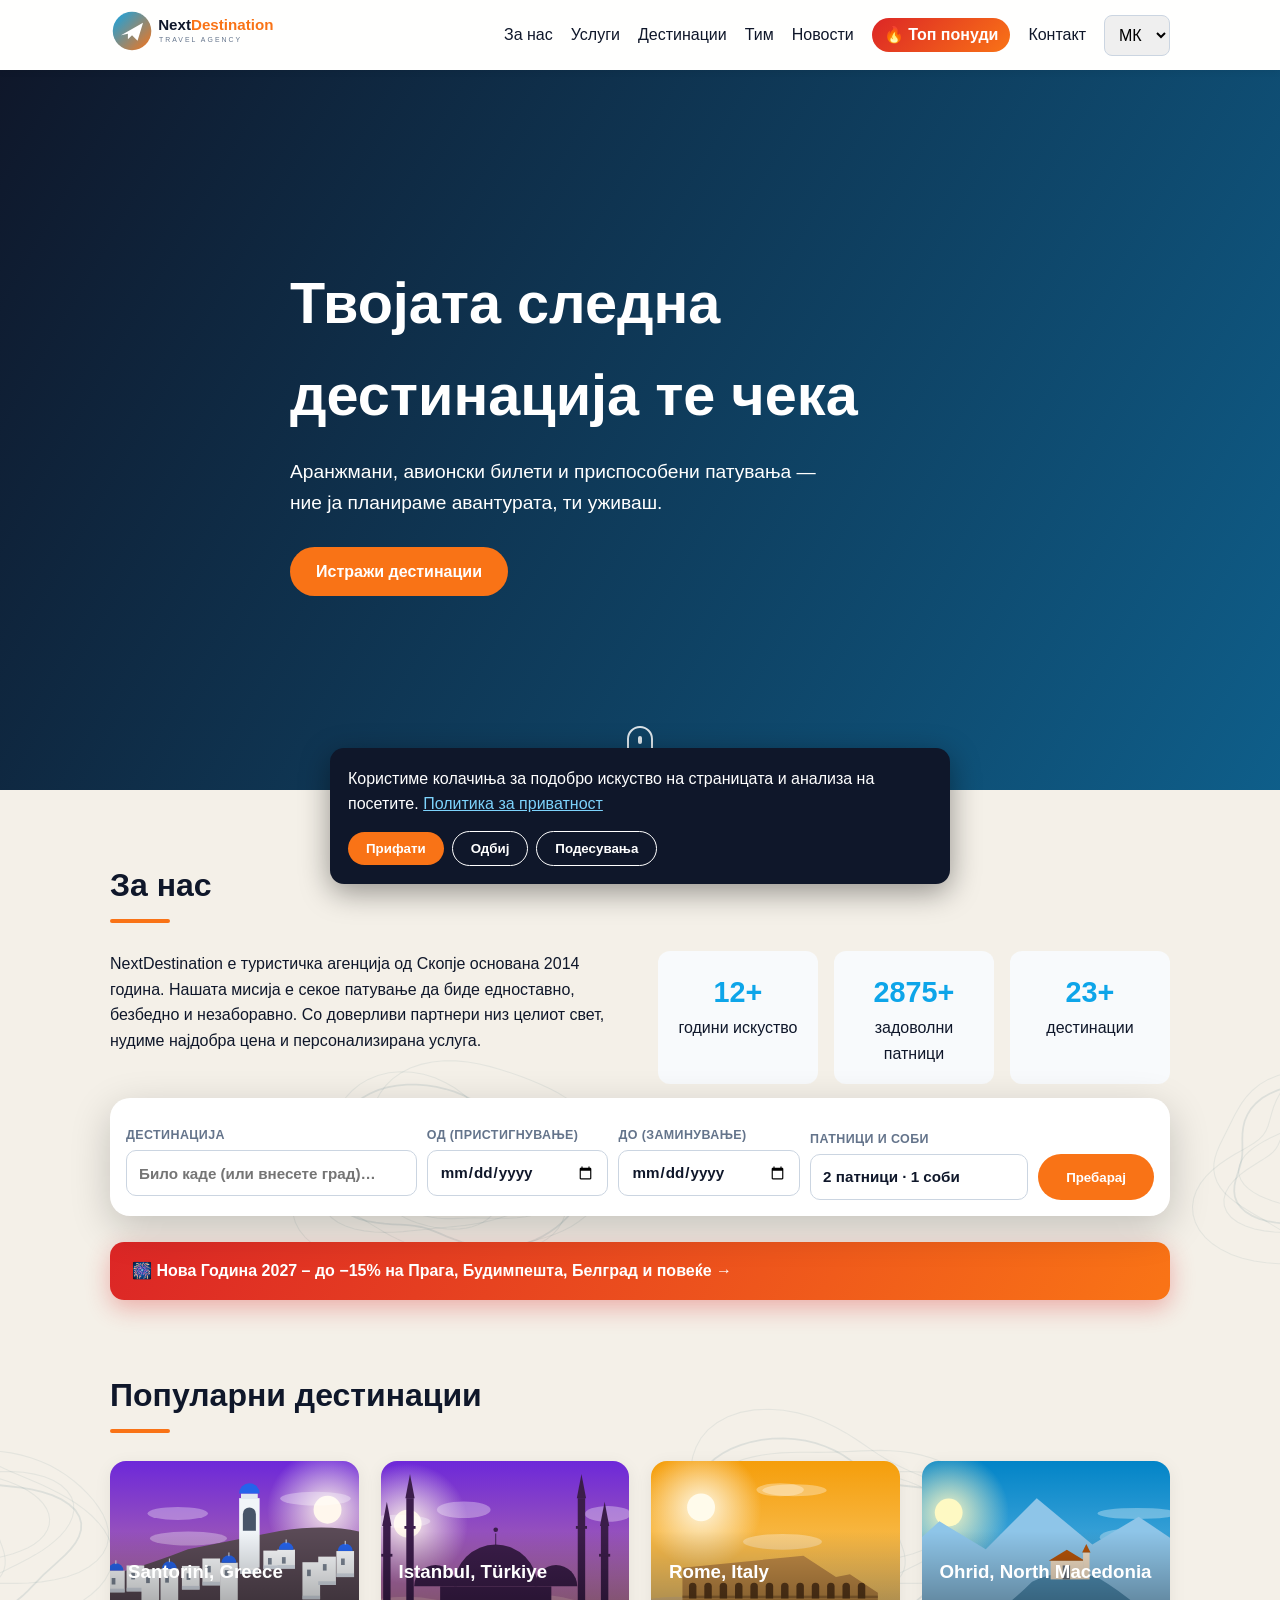
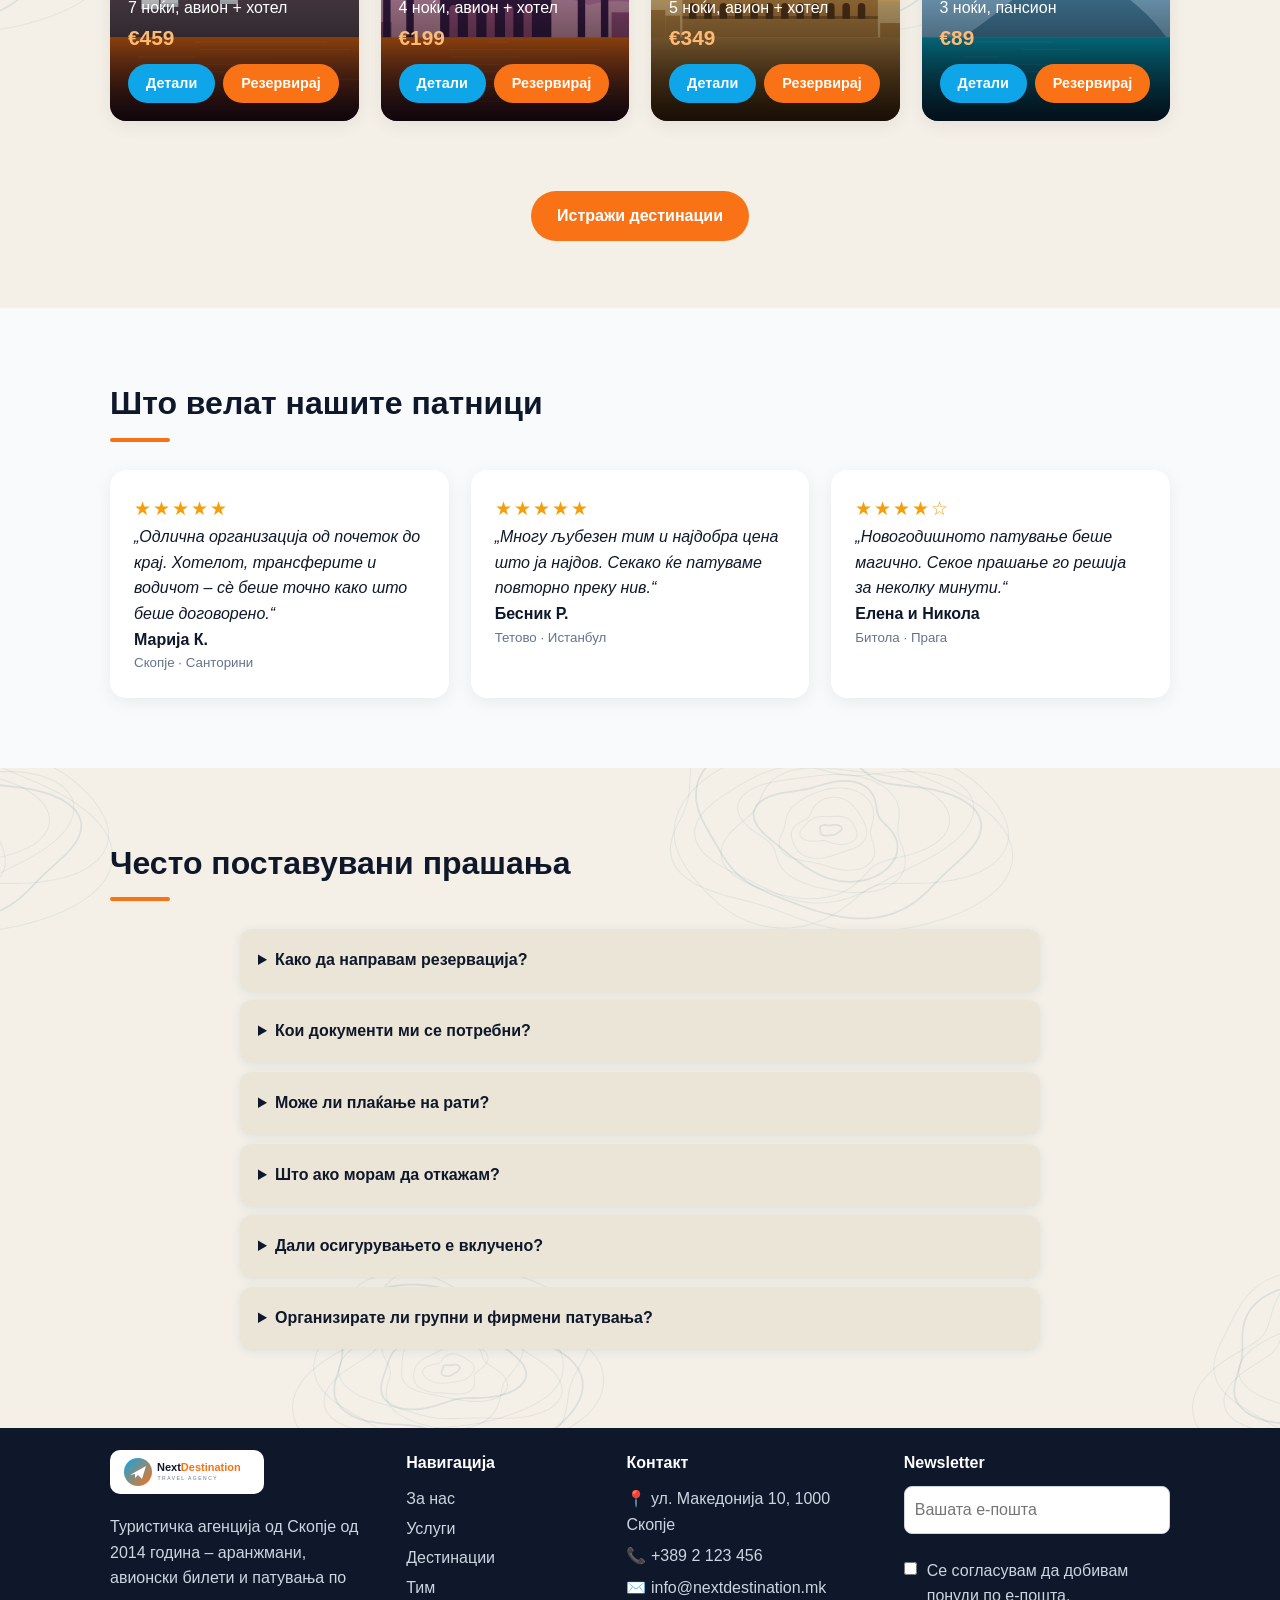
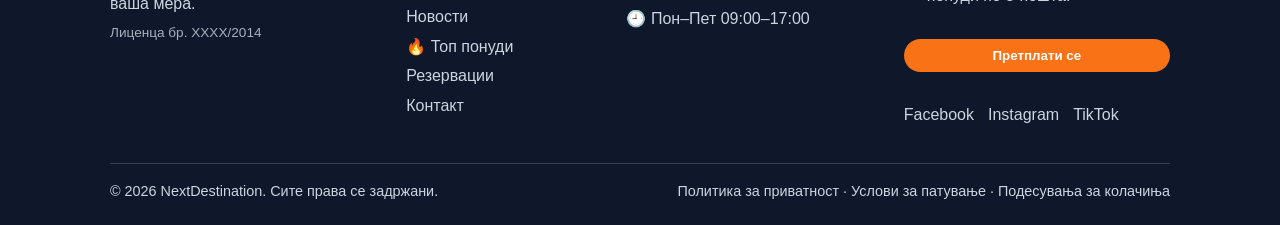
<file: .stack-data/site/index.html>
<!DOCTYPE html>
<html lang="mk">
<head>
<meta charset="UTF-8"><meta name="viewport" content="width=device-width, initial-scale=1">
<title>NextDestination – Туристичка агенција</title>
<meta name="description" content="NextDestination – патувања, аранжмани и неповторливи искуства.">
<link rel="canonical" href="https://nextdestination.mk/">
<meta name="theme-color" content="#0ea5e9">
<meta property="og:type" content="website"><meta property="og:site_name" content="NextDestination"><meta property="og:title" content="NextDestination – Туристичка агенција"><meta property="og:description" content="NextDestination – патувања, аранжмани и неповторливи искуства."><meta property="og:url" content="https://nextdestination.mk/"><meta property="og:image" content="https://nextdestination.mk/img/logo.svg"><meta property="og:locale" content="mk_MK"><meta property="og:locale:alternate" content="en_GB"><meta property="og:locale:alternate" content="sq_AL">
<script type="application/ld+json">{"@context":"https://schema.org","@type":"TravelAgency","name":"NextDestination","url":"https://nextdestination.mk/","logo":"https://nextdestination.mk/img/logo.svg","telephone":"+389 2 123 456","email":"info@nextdestination.mk","foundingDate":"2014","address":{"@type":"PostalAddress","streetAddress":"ул. Македонија 10","addressLocality":"Скопје","postalCode":"1000","addressCountry":"MK"},"openingHours":"Mo-Fr 09:00-17:00","sameAs":["https://www.facebook.com/","https://www.instagram.com/"]}</script>
<link rel="icon" href="img/logo.svg">
<link rel="stylesheet" href="css/style.css">
</head>
<body data-page="index">
<a class="skip" href="#main" data-i18n="skip"></a>
<header class="nav"><div class="wrap nav-in">
 <a href="index.html"><img src="img/logo.svg" alt="NextDestination" height="44"></a>
 <button type="button" id="burger" aria-label="menu">☰</button>
 <nav id="menu">
  <a href="about.html" data-i18n="nav_about"></a><a href="services.html" data-i18n="nav_services"></a>
  <a href="destinations.html" data-i18n="nav_dest"></a><a href="team.html" data-i18n="nav_team"></a>
  <a href="blog.html" data-i18n="nav_blog"></a><a href="offers.html" class="hot" data-i18n="nav_offers"></a><a href="contact.html" data-i18n="nav_contact"></a>
  <select id="lang" aria-label="Language"><option value="mk">МК</option><option value="en">EN</option><option value="sq">SQ</option></select>
 </nav></div></header>
<main id="main">

<section id="home" class="hero"><div class="wrap">
 <h1 data-i18n="hero_title"></h1><p data-i18n="hero_sub"></p>
 <a class="btn" href="destinations.html" data-i18n="hero_cta"></a>
</div></section>

<section id="about" class="wrap sec"><h2 data-i18n="about_h"></h2>
 <div class="grid2"><p data-i18n="about_p"></p>
 <ul class="stats"><li><b>12+</b><span data-i18n="st1"></span></li><li><b>5000+</b><span data-i18n="st2"></span></li><li><b>40+</b><span data-i18n="st3"></span></li></ul></div>
</section>

<div class="wrap"><form id="sf" class="sbar" autocomplete="off" novalidate>
<label class="f dd"><span data-i18n="s_dest"></span><input id="sd" type="text" data-ph="s_dph" autocomplete="off" role="combobox" aria-autocomplete="list" aria-controls="ac"><ul id="ac"></ul></label>
<label class="f"><span data-i18n="s_in"></span><input type="date" id="si"></label>
<label class="f"><span data-i18n="s_out"></span><input type="date" id="so"></label>
<div class="f gp"><span data-i18n="s_gst"></span><button type="button" id="gb"></button><div id="gpop" hidden>
<div class="r"><span data-i18n="adults"></span><div><button type="button" data-g="a" data-d="-1">−</button><b id="va"></b><button type="button" data-g="a" data-d="1">+</button></div></div>
<div class="r"><span data-i18n="children"></span><div><button type="button" data-g="c" data-d="-1">−</button><b id="vc"></b><button type="button" data-g="c" data-d="1">+</button></div></div>
<div class="r"><span data-i18n="rooms"></span><div><button type="button" data-g="r" data-d="-1">−</button><b id="vr"></b><button type="button" data-g="r" data-d="1">+</button></div></div></div></div>
<button type="submit" class="btn" data-i18n="s_btn"></button></form><div id="sres"></div></div>
<div class="wrap"><a class="promo" href="offers.html" data-i18n="ny_b"></a></div>
<section id="destinations" class="wrap sec"><h2 data-i18n="dest_h"></h2>
 <div class="cards">
  <article class="card dest d1" data-dest="santorini" tabindex="0" role="button"><div class="ov"><h3>Santorini, Greece</h3><p data-i18n="d1_p"></p><b>€459</b><div class="acts"><span class="btn ghost2" data-i18n="details"></span><a class="btn pulse" href="reserve.html?d=santorini" onclick="event.stopPropagation()" data-i18n="book"></a></div></div></article>
  <article class="card dest d2" data-dest="istanbul" tabindex="0" role="button"><div class="ov"><h3>Istanbul, Türkiye</h3><p data-i18n="d2_p"></p><b>€199</b><div class="acts"><span class="btn ghost2" data-i18n="details"></span><a class="btn pulse" href="reserve.html?d=istanbul" onclick="event.stopPropagation()" data-i18n="book"></a></div></div></article>
  <article class="card dest d3" data-dest="rome" tabindex="0" role="button"><div class="ov"><h3>Rome, Italy</h3><p data-i18n="d3_p"></p><b>€349</b><div class="acts"><span class="btn ghost2" data-i18n="details"></span><a class="btn pulse" href="reserve.html?d=rome" onclick="event.stopPropagation()" data-i18n="book"></a></div></div></article>
  <article class="card dest d4" data-dest="ohrid" tabindex="0" role="button"><div class="ov"><h3>Ohrid, North Macedonia</h3><p data-i18n="d4_p"></p><b>€89</b><div class="acts"><span class="btn ghost2" data-i18n="details"></span><a class="btn pulse" href="reserve.html?d=ohrid" onclick="event.stopPropagation()" data-i18n="book"></a></div></div></article>
 </div></section><div class="wrap" style="text-align:center;padding-bottom:60px"><a class="btn" href="destinations.html" data-i18n="hero_cta"></a></div><section id="reviews" class="alt"><div class="wrap sec"><h2 id="rvh"></h2><div class="cards" id="revs"></div></div></section>
<section id="faq" class="wrap sec"><h2 id="faqh"></h2><div id="faqs" class="faqs"></div></section>
</main>
<footer><div class="wrap ft">
<div><img src="img/logo.svg" alt="NextDestination" height="40"><p data-i18n="ft_about"></p><p class="lic" data-i18n="ft_lic"></p></div>
<div><h4 data-i18n="ft_nav"></h4><a href="about.html" data-i18n="nav_about"></a><a href="services.html" data-i18n="nav_services"></a><a href="destinations.html" data-i18n="nav_dest"></a><a href="team.html" data-i18n="nav_team"></a><a href="blog.html" data-i18n="nav_blog"></a><a href="offers.html" data-i18n="nav_offers"></a><a href="reserve.html" data-i18n="nav_reserve"></a><a href="contact.html" data-i18n="nav_contact"></a></div>
<div><h4 data-i18n="cont_h"></h4><p>📍 <span data-i18n="addr"></span></p><p>📞 <a href="tel:+3892123456">+389 2 123 456</a></p><p>✉️ <a href="mailto:info@nextdestination.mk">info@nextdestination.mk</a></p><p>🕘 <span data-i18n="hours"></span></p></div>
<div><h4 data-i18n="nl_h"></h4><form id="nl" novalidate><label class="vh" for="nle" data-i18n="nl_ph"></label><input id="nle" type="email" autocomplete="email" data-ph="nl_ph"><label class="chk"><input type="checkbox" id="nlc"><span data-i18n="nl_consent"></span></label><button type="submit" class="btn" data-i18n="nl_btn"></button><p id="nls" role="status" aria-live="polite"></p></form>
<p class="soc"><a href="https://www.facebook.com/" target="_blank" rel="noopener">Facebook</a><a href="https://www.instagram.com/" target="_blank" rel="noopener">Instagram</a><a href="https://www.tiktok.com/" target="_blank" rel="noopener">TikTok</a></p></div>
<div class="fb"><span>© 2026 NextDestination. <span data-i18n="rights"></span></span><span><a href="privacy.html" data-i18n="l_priv"></a> · <a href="terms.html" data-i18n="l_terms"></a> · <a href="#" id="cookieLink" data-i18n="c_manage"></a></span></div>
</div></footer>

<div id="cookie" role="dialog" aria-label="Cookies" hidden><p><span data-i18n="c_text"></span> <a href="privacy.html" data-i18n="c_pol"></a></p>
 <button type="button" class="btn" id="acc" data-i18n="c_acc"></button><button type="button" class="btn ghost" id="rej" data-i18n="c_rej"></button><button class="btn ghost" id="cset" type="button" data-i18n="c_set"></button></div>
<script src="js/i18n.js"></script><script src="js/dest.js"></script><script src="js/main.js"></script><script src="js/routes.js"></script><script src="js/offers.js"></script><script src="js/more.js"></script><script src="js/all.js"></script><script src="js/search.js"></script><script src="js/extra.js"></script><script src="js/photos.js"></script>
<script src="js/motion.js"></script>
</body></html>
</file>
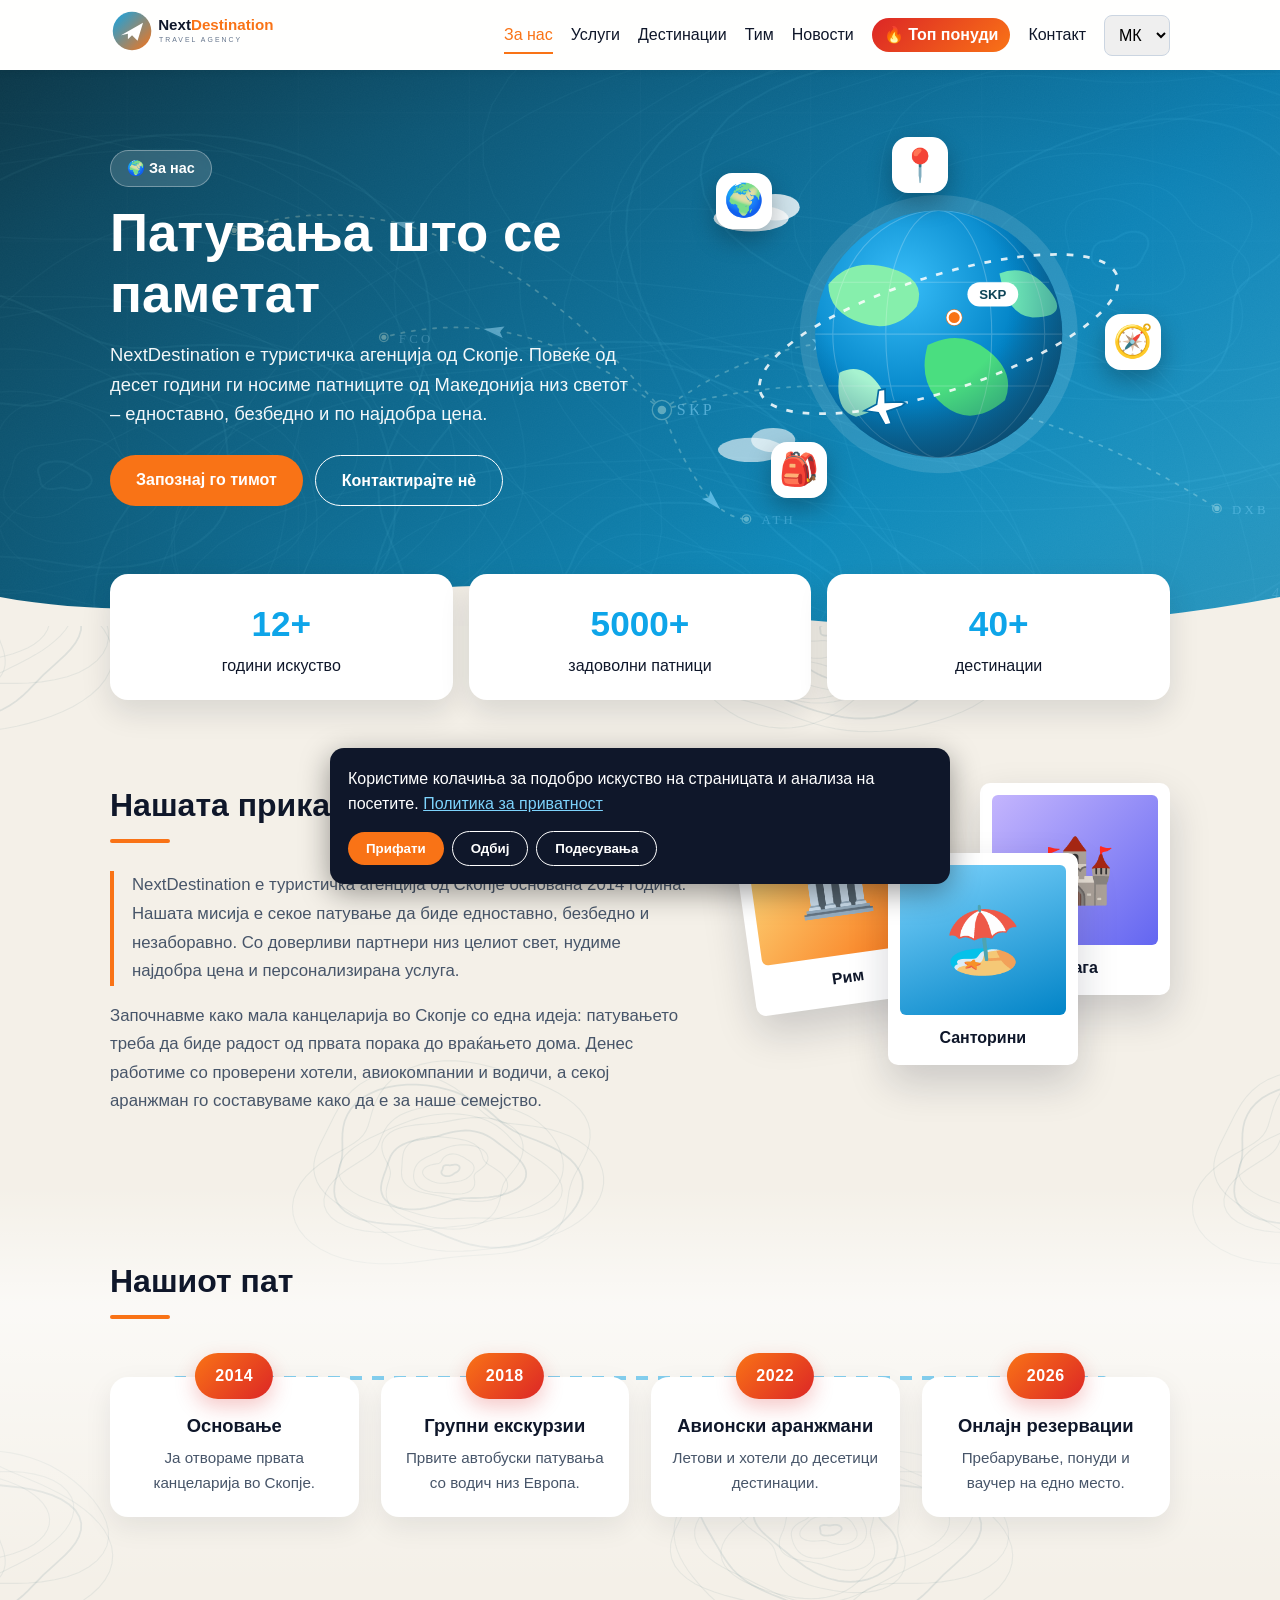
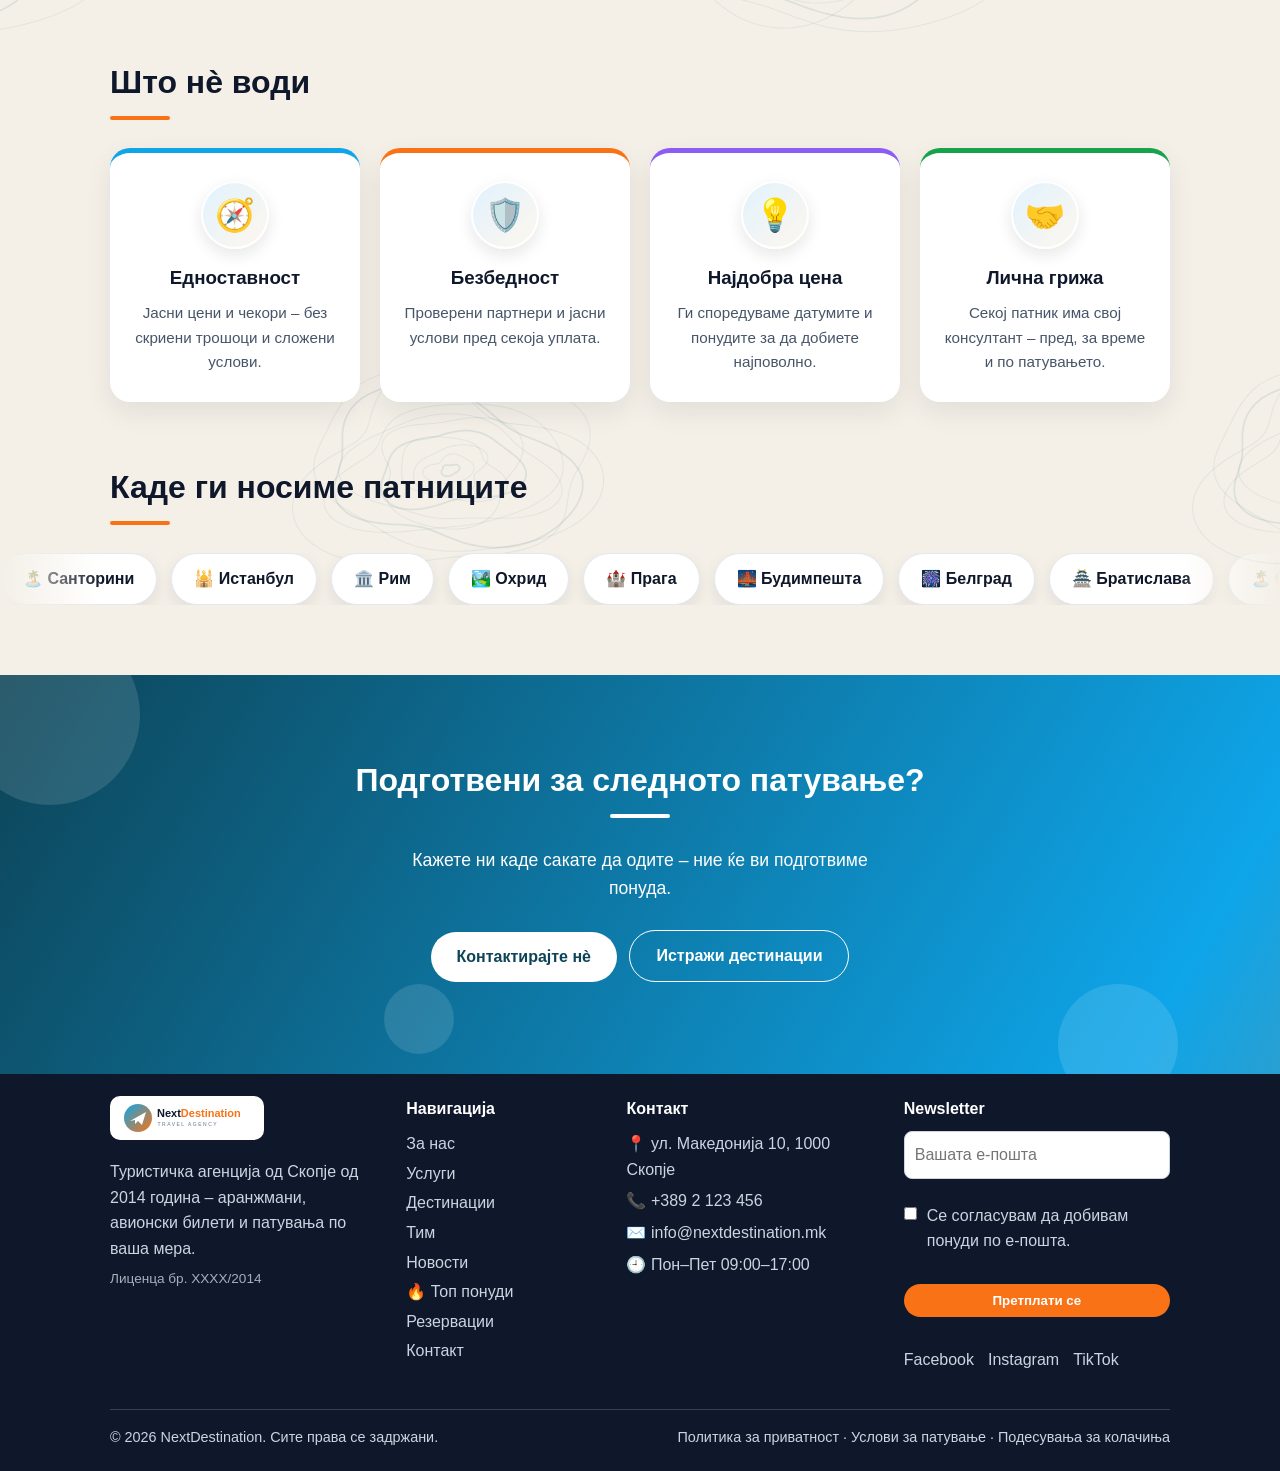
<file: .stack-data/site/about.html>
<!DOCTYPE html>
<html lang="mk">
<head>
<meta charset="UTF-8"><meta name="viewport" content="width=device-width, initial-scale=1">
<title>За нас – NextDestination</title>
<meta name="description" content="Запознајте ја NextDestination – туристичка агенција од Скопје основана во 2014 година.">
<link rel="canonical" href="https://nextdestination.mk/about.html">
<meta name="theme-color" content="#0ea5e9">
<meta property="og:type" content="website"><meta property="og:site_name" content="NextDestination"><meta property="og:title" content="За нас – NextDestination"><meta property="og:description" content="Запознајте ја NextDestination – туристичка агенција од Скопје основана во 2014 година."><meta property="og:url" content="https://nextdestination.mk/about.html"><meta property="og:image" content="https://nextdestination.mk/img/logo.svg"><meta property="og:locale" content="mk_MK"><meta property="og:locale:alternate" content="en_GB"><meta property="og:locale:alternate" content="sq_AL">
<link rel="icon" href="img/logo.svg">
<link rel="stylesheet" href="css/style.css">
</head>
<body data-page="about">
<a class="skip" href="#main" data-i18n="skip"></a>
<header class="nav"><div class="wrap nav-in">
 <a href="index.html"><img src="img/logo.svg" alt="NextDestination" height="44"></a>
 <button type="button" id="burger" aria-label="menu">☰</button>
 <nav id="menu">
  <a href="about.html" class="active" data-i18n="nav_about"></a><a href="services.html" data-i18n="nav_services"></a>
  <a href="destinations.html" data-i18n="nav_dest"></a><a href="team.html" data-i18n="nav_team"></a>
  <a href="blog.html" data-i18n="nav_blog"></a><a href="offers.html" class="hot" data-i18n="nav_offers"></a><a href="contact.html" data-i18n="nav_contact"></a>
  <select id="lang" aria-label="Language"><option value="mk">МК</option><option value="en">EN</option><option value="sq">SQ</option></select>
 </nav></div></header>
<main id="main">

<section class="banner sv-hero ab-hero" id="abhero"><div class="wrap sv-hero-in">
 <div class="sv-hero-txt"><span class="sv-kicker" data-i18n="ab_kick"></span><h1 data-i18n="ab_h"></h1><p data-i18n="ab_sub"></p>
  <div class="sv-hero-cta"><a class="btn pulse" href="team.html" data-i18n="ab_cta1"></a><a class="btn ghost" href="contact.html" data-i18n="ab_cta2"></a></div></div>
 <div class="sv-hero-art" aria-hidden="true">
  <svg viewBox="0 0 420 320" class="sv-svg ab-svg">
   <defs>
    <radialGradient id="abg" cx="35%" cy="30%" r="80%"><stop offset="0" stop-color="#38bdf8"/><stop offset=".6" stop-color="#0284c7"/><stop offset="1" stop-color="#0c4a6e"/></radialGradient>
    <radialGradient id="abs" cx="40%" cy="35%" r="70%"><stop offset=".55" stop-color="#0c4a6e" stop-opacity="0"/><stop offset="1" stop-color="#0c4a6e" stop-opacity=".55"/></radialGradient>
    <clipPath id="abc"><circle cx="210" cy="165" r="112"/></clipPath>
   </defs>
   <circle cx="210" cy="165" r="126" fill="#fff" opacity=".12"/>
   <circle cx="210" cy="165" r="112" fill="url(#abg)"/>
   <g clip-path="url(#abc)">
    <g class="ab-land">
     <g id="abl" fill="#86efac"><path d="M110 120 Q130 95 165 105 T190 140 Q170 165 140 155 T110 120Z"/><path d="M200 175 Q230 160 255 180 T270 225 Q240 250 215 230 T200 175Z" fill="#4ade80"/><path d="M120 200 Q140 190 155 210 T135 240 Q115 235 120 200Z" fill="#a7f3d0"/><path d="M265 110 Q290 100 310 125 T295 150 Q272 148 265 110Z" fill="#6ee7b7"/></g>
     <use href="#abl" transform="translate(240 0)"/>
    </g>
    <g fill="none" stroke="#fff" opacity=".22"><ellipse cx="210" cy="165" rx="48" ry="112"/><ellipse cx="210" cy="165" rx="96" ry="112"/><path d="M98 165H322M110 118H310M110 212H310"/></g>
    <circle cx="210" cy="165" r="112" fill="url(#abs)"/>
   </g>
   <g class="cloud c1"><ellipse cx="40" cy="60" rx="34" ry="12" fill="#fff" opacity=".8"/><ellipse cx="62" cy="50" rx="22" ry="12" fill="#fff" opacity=".8"/></g>
   <g class="cloud c3"><ellipse cx="40" cy="270" rx="30" ry="11" fill="#fff" opacity=".6"/><ellipse cx="60" cy="261" rx="20" ry="11" fill="#fff" opacity=".6"/></g>
   <g transform="rotate(-18 210 165)"><path id="abo" d="M40 165 a170 52 0 1 0 340 0 a170 52 0 1 0 -340 0" fill="none" stroke="#fff" stroke-width="2.5" class="draw" opacity=".85"/>
    <g><path d="M-18 0 L-6 -4 L-2 -16 L4 -16 L2 -4 L16 -2 L20 0 L16 2 L2 4 L4 16 L-2 16 L-6 4 Z" fill="#fff" stroke="#0369a1" stroke-width="1.5"/><animateMotion dur="9s" repeatCount="indefinite" rotate="auto"><mpath href="#abo"/></animateMotion></g></g>
   <circle class="ab-ping" cx="224" cy="150" r="6" fill="none" stroke="#f97316" stroke-width="3"/>
   <circle cx="224" cy="150" r="6" fill="#f97316" stroke="#fff" stroke-width="2"/>
   <g class="pin"><rect x="236" y="118" width="46" height="22" rx="11" fill="#fff"/><text x="259" y="133" text-anchor="middle" font-size="12" font-weight="800" fill="#0d4457" font-family="Segoe UI,Arial,sans-serif">SKP</text></g>
  </svg>
  <span class="chipfx f1">🌍</span><span class="chipfx f2">🧭</span><span class="chipfx f3">🎒</span><span class="chipfx f4">📍</span>
 </div></div>
 <svg class="sv-wave" viewBox="0 0 1440 60" preserveAspectRatio="none" aria-hidden="true"><path d="M0 30 C240 70 480 -10 720 30 S1200 70 1440 30 V60 H0Z" fill="#f4f0e8"/></svg>
</section>

<section class="wrap sv-statswrap"><ul class="stats sv-stats">
 <li><b>12+</b><span data-i18n="st1"></span></li><li><b>5000+</b><span data-i18n="st2"></span></li><li><b>40+</b><span data-i18n="st3"></span></li>
</ul></section>

<section id="about" class="wrap sec"><div class="ab-intro">
 <div class="ab-txt"><h2 data-i18n="ab_h2a"></h2><p class="ab-lead" data-i18n="about_p"></p><p data-i18n="ab_p2"></p></div>
 <div class="ab-post" id="abpost" aria-hidden="true"></div>
</div></section>

<section class="sv-how"><div class="wrap sec"><h2 data-i18n="ab_h2b"></h2><ol class="ab-tl" id="abtl"></ol></div></section>

<section class="wrap sec ab-valsec"><h2 data-i18n="ab_h2c"></h2><div class="ab-vals" id="abvals"></div></section>

<section class="sv-marq" aria-label="destinations"><div class="wrap"><h2 data-i18n="ab_h2d"></h2></div><div class="marq"><div class="track" id="abtrack"></div></div></section>

<section class="sv-cta"><span class="bub b1"></span><span class="bub b2"></span><span class="bub b3"></span><div class="wrap"><h2 data-i18n="ab_cta_t"></h2><p data-i18n="ab_cta_p"></p><a class="btn" href="contact.html" data-i18n="ab_cta2"></a> <a class="btn ghost" href="destinations.html" data-i18n="ab_cta3"></a></div></section>
</main>
<footer><div class="wrap ft">
<div><img src="img/logo.svg" alt="NextDestination" height="40"><p data-i18n="ft_about"></p><p class="lic" data-i18n="ft_lic"></p></div>
<div><h4 data-i18n="ft_nav"></h4><a href="about.html" data-i18n="nav_about"></a><a href="services.html" data-i18n="nav_services"></a><a href="destinations.html" data-i18n="nav_dest"></a><a href="team.html" data-i18n="nav_team"></a><a href="blog.html" data-i18n="nav_blog"></a><a href="offers.html" data-i18n="nav_offers"></a><a href="reserve.html" data-i18n="nav_reserve"></a><a href="contact.html" data-i18n="nav_contact"></a></div>
<div><h4 data-i18n="cont_h"></h4><p>📍 <span data-i18n="addr"></span></p><p>📞 <a href="tel:+3892123456">+389 2 123 456</a></p><p>✉️ <a href="mailto:info@nextdestination.mk">info@nextdestination.mk</a></p><p>🕘 <span data-i18n="hours"></span></p></div>
<div><h4 data-i18n="nl_h"></h4><form id="nl" novalidate><label class="vh" for="nle" data-i18n="nl_ph"></label><input id="nle" type="email" autocomplete="email" data-ph="nl_ph"><label class="chk"><input type="checkbox" id="nlc"><span data-i18n="nl_consent"></span></label><button type="submit" class="btn" data-i18n="nl_btn"></button><p id="nls" role="status" aria-live="polite"></p></form>
<p class="soc"><a href="https://www.facebook.com/" target="_blank" rel="noopener">Facebook</a><a href="https://www.instagram.com/" target="_blank" rel="noopener">Instagram</a><a href="https://www.tiktok.com/" target="_blank" rel="noopener">TikTok</a></p></div>
<div class="fb"><span>© 2026 NextDestination. <span data-i18n="rights"></span></span><span><a href="privacy.html" data-i18n="l_priv"></a> · <a href="terms.html" data-i18n="l_terms"></a> · <a href="#" id="cookieLink" data-i18n="c_manage"></a></span></div>
</div></footer>

<div id="cookie" role="dialog" aria-label="Cookies" hidden><p><span data-i18n="c_text"></span> <a href="privacy.html" data-i18n="c_pol"></a></p>
 <button type="button" class="btn" id="acc" data-i18n="c_acc"></button><button type="button" class="btn ghost" id="rej" data-i18n="c_rej"></button><button class="btn ghost" id="cset" type="button" data-i18n="c_set"></button></div>
<script src="js/i18n.js"></script><script src="js/dest.js"></script><script src="js/main.js"></script><script src="js/about.js"></script>
<script src="js/extra.js"></script>
<script src="js/motion.js"></script>
</body></html>
</file>
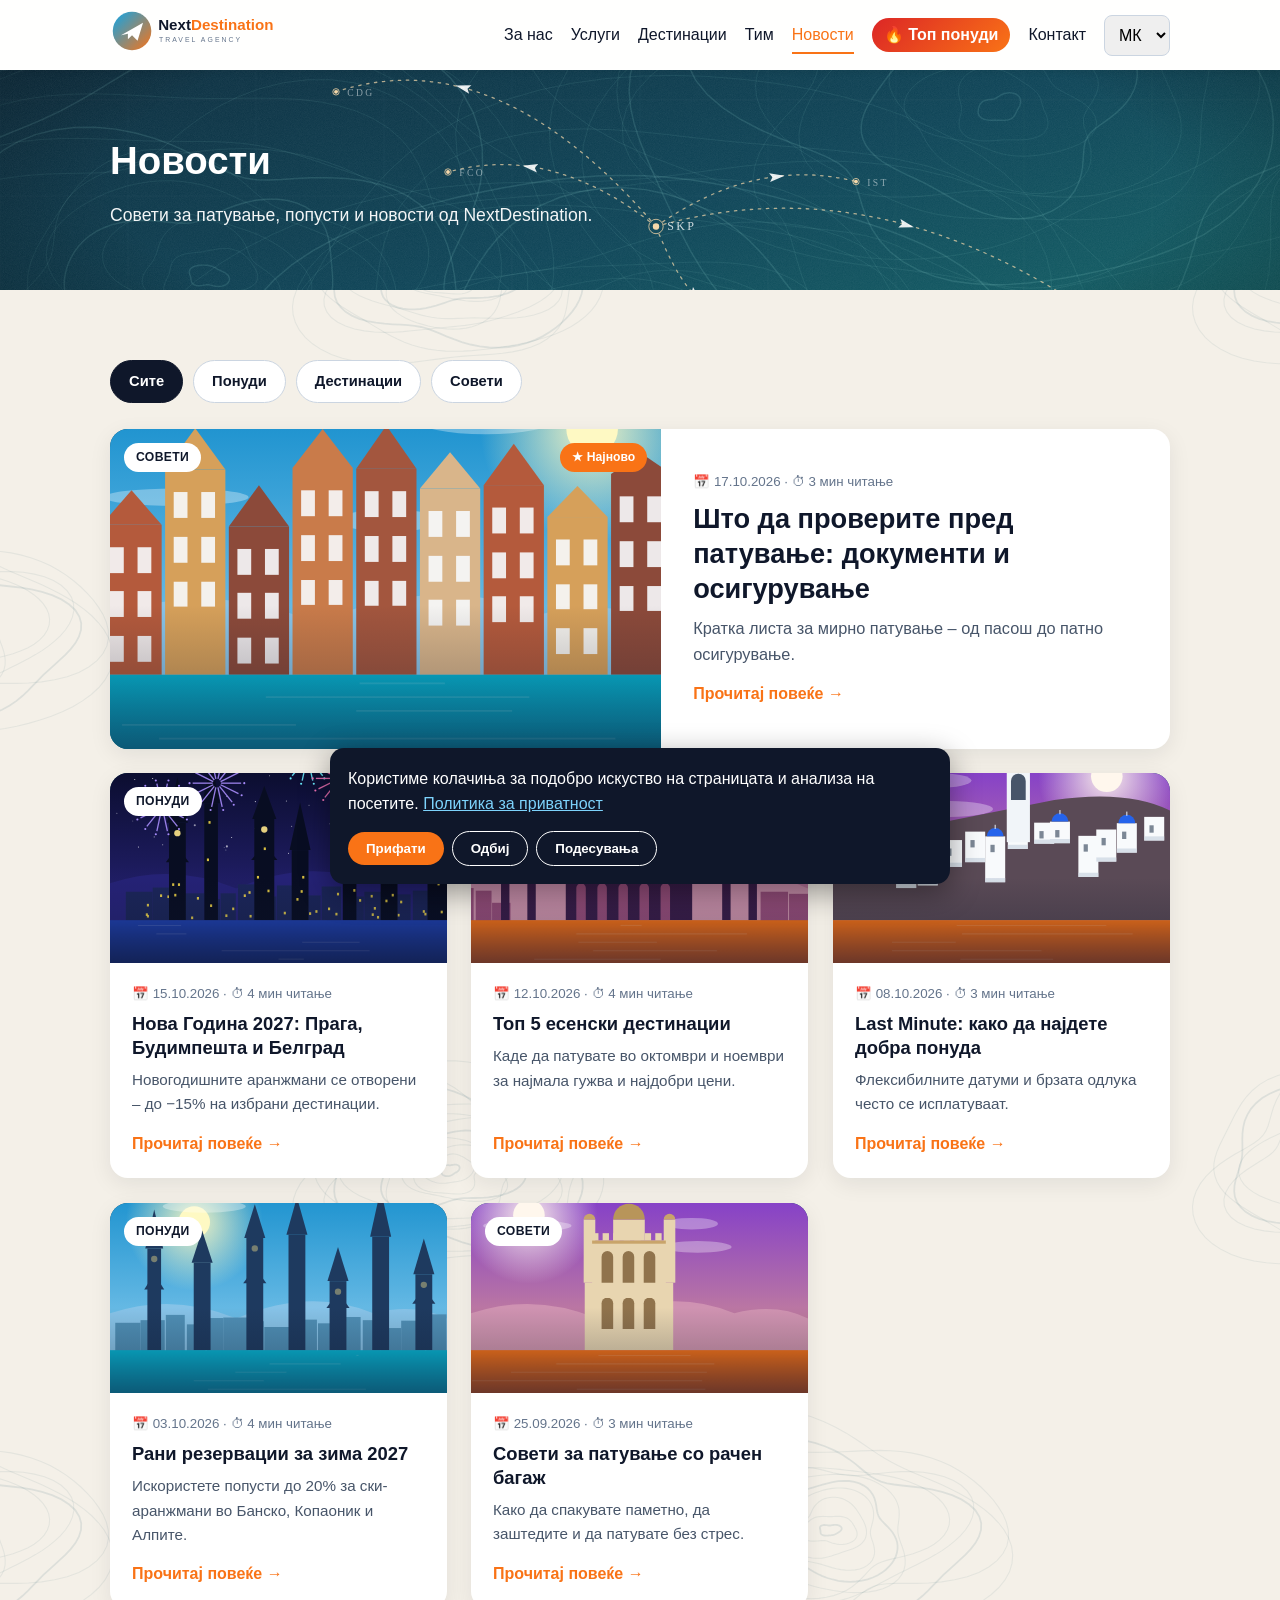
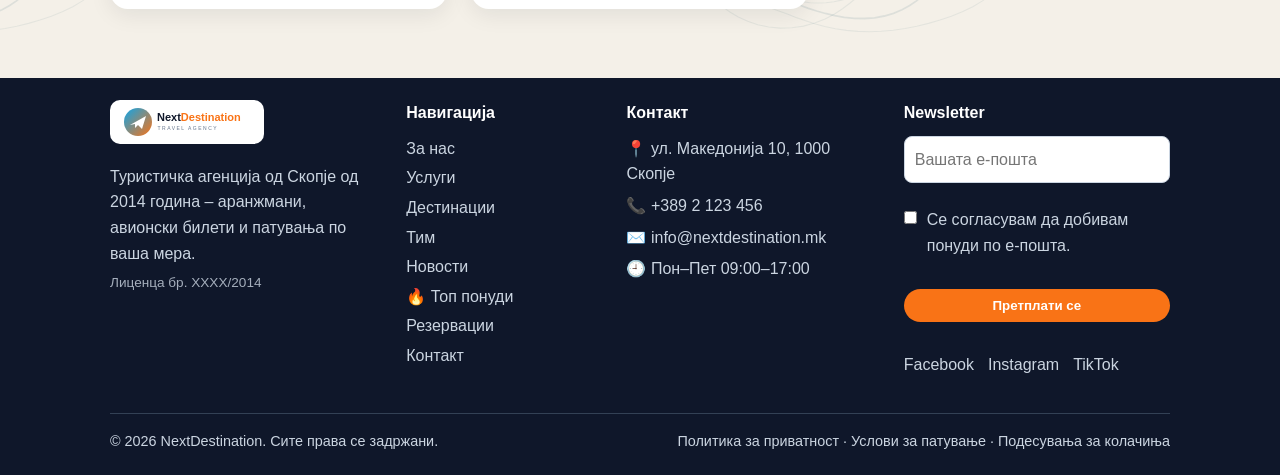
<file: .stack-data/site/blog.html>
<!DOCTYPE html>
<html lang="mk">
<head>
<meta charset="UTF-8"><meta name="viewport" content="width=device-width, initial-scale=1">
<title>Новости и блог – NextDestination</title>
<meta name="description" content="Совети за патување, попусти и новости од NextDestination.">
<link rel="canonical" href="https://nextdestination.mk/blog.html">
<meta name="theme-color" content="#0ea5e9">
<meta property="og:type" content="website"><meta property="og:site_name" content="NextDestination"><meta property="og:title" content="Новости и блог – NextDestination"><meta property="og:description" content="Совети за патување, попусти и новости од NextDestination."><meta property="og:url" content="https://nextdestination.mk/blog.html"><meta property="og:image" content="https://nextdestination.mk/img/logo.svg"><meta property="og:locale" content="mk_MK"><meta property="og:locale:alternate" content="en_GB"><meta property="og:locale:alternate" content="sq_AL">
<link rel="icon" href="img/logo.svg">
<link rel="stylesheet" href="css/style.css">
</head>
<body data-page="blog">
<a class="skip" href="#main" data-i18n="skip"></a>
<header class="nav"><div class="wrap nav-in">
 <a href="index.html"><img src="img/logo.svg" alt="NextDestination" height="44"></a>
 <button type="button" id="burger" aria-label="menu">☰</button>
 <nav id="menu">
  <a href="about.html" data-i18n="nav_about"></a><a href="services.html" data-i18n="nav_services"></a>
  <a href="destinations.html" data-i18n="nav_dest"></a><a href="team.html" data-i18n="nav_team"></a>
  <a href="blog.html" class="active" data-i18n="nav_blog"></a><a href="offers.html" class="hot" data-i18n="nav_offers"></a><a href="contact.html" data-i18n="nav_contact"></a>
  <select id="lang" aria-label="Language"><option value="mk">МК</option><option value="en">EN</option><option value="sq">SQ</option></select>
 </nav></div></header>
<main id="main">

<section class="banner"><div class="wrap"><h1 data-i18n="nav_blog"></h1><p data-i18n="blog_sub"></p></div></section>
<section id="blog" class="wrap sec">
 <div id="nf" class="nf" role="group" aria-label="Filter"></div>
 <div id="ng" class="ng"></div>
</section>
</main>
<footer><div class="wrap ft">
<div><img src="img/logo.svg" alt="NextDestination" height="40"><p data-i18n="ft_about"></p><p class="lic" data-i18n="ft_lic"></p></div>
<div><h4 data-i18n="ft_nav"></h4><a href="about.html" data-i18n="nav_about"></a><a href="services.html" data-i18n="nav_services"></a><a href="destinations.html" data-i18n="nav_dest"></a><a href="team.html" data-i18n="nav_team"></a><a href="blog.html" data-i18n="nav_blog"></a><a href="offers.html" data-i18n="nav_offers"></a><a href="reserve.html" data-i18n="nav_reserve"></a><a href="contact.html" data-i18n="nav_contact"></a></div>
<div><h4 data-i18n="cont_h"></h4><p>📍 <span data-i18n="addr"></span></p><p>📞 <a href="tel:+3892123456">+389 2 123 456</a></p><p>✉️ <a href="mailto:info@nextdestination.mk">info@nextdestination.mk</a></p><p>🕘 <span data-i18n="hours"></span></p></div>
<div><h4 data-i18n="nl_h"></h4><form id="nl" novalidate><label class="vh" for="nle" data-i18n="nl_ph"></label><input id="nle" type="email" autocomplete="email" data-ph="nl_ph"><label class="chk"><input type="checkbox" id="nlc"><span data-i18n="nl_consent"></span></label><button type="submit" class="btn" data-i18n="nl_btn"></button><p id="nls" role="status" aria-live="polite"></p></form>
<p class="soc"><a href="https://www.facebook.com/" target="_blank" rel="noopener">Facebook</a><a href="https://www.instagram.com/" target="_blank" rel="noopener">Instagram</a><a href="https://www.tiktok.com/" target="_blank" rel="noopener">TikTok</a></p></div>
<div class="fb"><span>© 2026 NextDestination. <span data-i18n="rights"></span></span><span><a href="privacy.html" data-i18n="l_priv"></a> · <a href="terms.html" data-i18n="l_terms"></a> · <a href="#" id="cookieLink" data-i18n="c_manage"></a></span></div>
</div></footer>

<div id="cookie" role="dialog" aria-label="Cookies" hidden><p><span data-i18n="c_text"></span> <a href="privacy.html" data-i18n="c_pol"></a></p>
 <button type="button" class="btn" id="acc" data-i18n="c_acc"></button><button type="button" class="btn ghost" id="rej" data-i18n="c_rej"></button><button class="btn ghost" id="cset" type="button" data-i18n="c_set"></button></div>
<script src="js/i18n.js"></script><script src="js/dest.js"></script><script src="js/main.js"></script><script src="js/news.js"></script>
<script src="js/extra.js"></script><script src="js/photos.js"></script>
<script src="js/motion.js"></script>
</body></html>
</file>
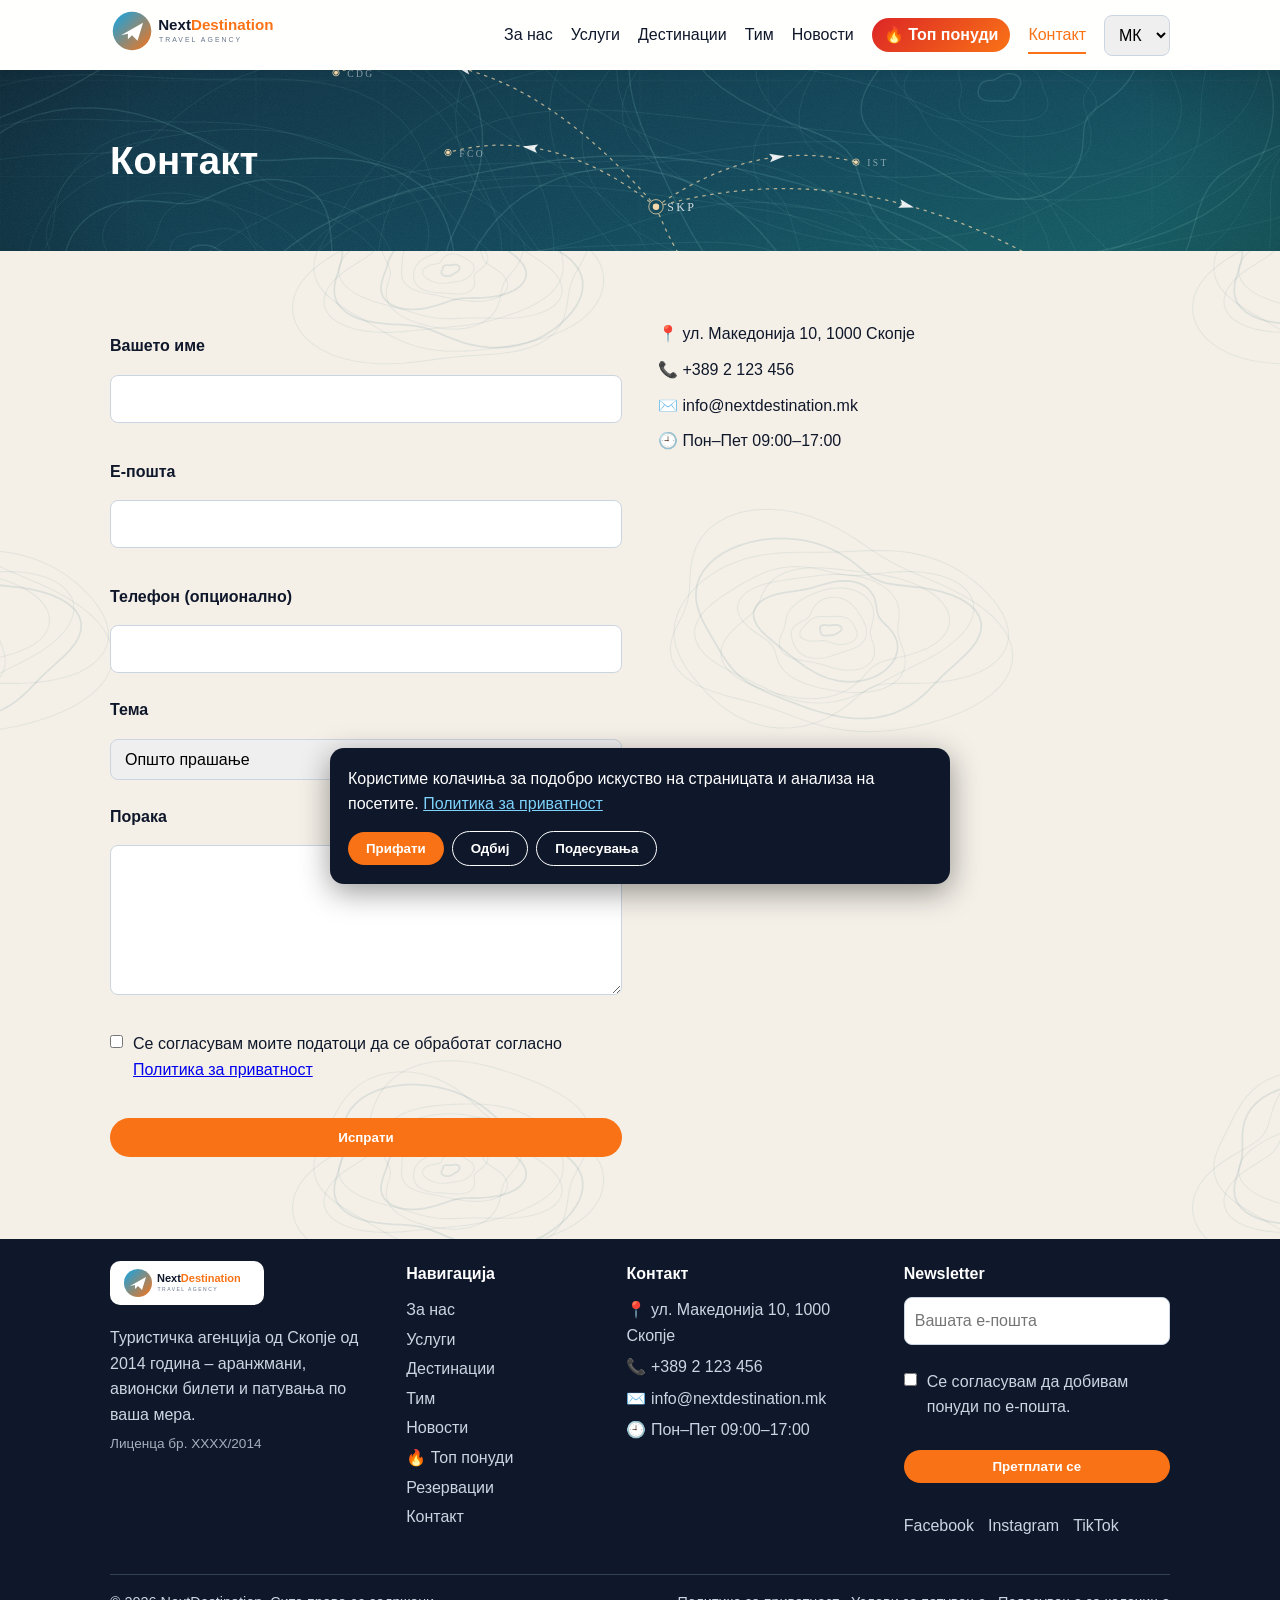
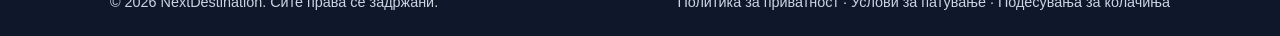
<file: .stack-data/site/contact.html>
<!DOCTYPE html>
<html lang="mk">
<head>
<meta charset="UTF-8"><meta name="viewport" content="width=device-width, initial-scale=1">
<title>Контакт – NextDestination</title>
<meta name="description" content="Контактирајте не за понуда или резервација: телефон, е-пошта, адреса и контакт форма.">
<link rel="canonical" href="https://nextdestination.mk/contact.html">
<meta name="theme-color" content="#0ea5e9">
<meta property="og:type" content="website"><meta property="og:site_name" content="NextDestination"><meta property="og:title" content="Контакт – NextDestination"><meta property="og:description" content="Контактирајте не за понуда или резервација: телефон, е-пошта, адреса и контакт форма."><meta property="og:url" content="https://nextdestination.mk/contact.html"><meta property="og:image" content="https://nextdestination.mk/img/logo.svg"><meta property="og:locale" content="mk_MK"><meta property="og:locale:alternate" content="en_GB"><meta property="og:locale:alternate" content="sq_AL">
<link rel="icon" href="img/logo.svg">
<link rel="stylesheet" href="css/style.css">
</head>
<body data-page="contact">
<a class="skip" href="#main" data-i18n="skip"></a>
<header class="nav"><div class="wrap nav-in">
 <a href="index.html"><img src="img/logo.svg" alt="NextDestination" height="44"></a>
 <button type="button" id="burger" aria-label="menu">☰</button>
 <nav id="menu">
  <a href="about.html" data-i18n="nav_about"></a><a href="services.html" data-i18n="nav_services"></a>
  <a href="destinations.html" data-i18n="nav_dest"></a><a href="team.html" data-i18n="nav_team"></a>
  <a href="blog.html" data-i18n="nav_blog"></a><a href="offers.html" class="hot" data-i18n="nav_offers"></a><a href="contact.html" class="active" data-i18n="nav_contact"></a>
  <select id="lang" aria-label="Language"><option value="mk">МК</option><option value="en">EN</option><option value="sq">SQ</option></select>
 </nav></div></header>
<main id="main">

<section class="banner"><div class="wrap"><h1 data-i18n="nav_contact"></h1></div></section><section id="contact" class="alt"><div class="wrap sec">
 <div class="grid2">
  <form id="form" novalidate>
   <label for="name" data-i18n="f_name"></label><input id="name" type="text" autocomplete="name" required><span class="ferr" id="e_name"></span>
   <label for="email" data-i18n="f_email"></label><input id="email" type="email" autocomplete="email" required><span class="ferr" id="e_email"></span>
   <label for="phone" data-i18n="f_phone"></label><input id="phone" type="tel" autocomplete="tel">
   <label for="topic" data-i18n="f_topic"></label><select id="topic"><option data-i18n="o1"></option><option data-i18n="o2"></option><option data-i18n="o3"></option></select>
   <label for="msg" data-i18n="f_msg"></label><textarea id="msg" rows="5" maxlength="1000" required></textarea><span class="ferr" id="e_msg"></span>
   <label class="chk"><input type="checkbox" id="consent"><span><span data-i18n="f_consent"></span> <a href="privacy.html" data-i18n="l_priv"></a></span></label><span class="ferr" id="e_consent"></span>
   <input type="text" id="hp" name="website" tabindex="-1" autocomplete="off" class="hp" aria-hidden="true">
   <button type="submit" class="btn" data-i18n="f_send"></button><p id="status" role="status" aria-live="polite"></p>
  </form>
  <div class="info"><p>📍 <span data-i18n="addr"></span></p><p>📞 +389 2 123 456</p><p>✉️ info@nextdestination.mk</p><p>🕘 <span data-i18n="hours"></span></p>
   <iframe title="map" loading="lazy" src="https://www.openstreetmap.org/export/embed.html?bbox=21.42%2C41.99%2C21.46%2C42.01&layer=mapnik"></iframe></div>
 </div></div></section></main>
<footer><div class="wrap ft">
<div><img src="img/logo.svg" alt="NextDestination" height="40"><p data-i18n="ft_about"></p><p class="lic" data-i18n="ft_lic"></p></div>
<div><h4 data-i18n="ft_nav"></h4><a href="about.html" data-i18n="nav_about"></a><a href="services.html" data-i18n="nav_services"></a><a href="destinations.html" data-i18n="nav_dest"></a><a href="team.html" data-i18n="nav_team"></a><a href="blog.html" data-i18n="nav_blog"></a><a href="offers.html" data-i18n="nav_offers"></a><a href="reserve.html" data-i18n="nav_reserve"></a><a href="contact.html" data-i18n="nav_contact"></a></div>
<div><h4 data-i18n="cont_h"></h4><p>📍 <span data-i18n="addr"></span></p><p>📞 <a href="tel:+3892123456">+389 2 123 456</a></p><p>✉️ <a href="mailto:info@nextdestination.mk">info@nextdestination.mk</a></p><p>🕘 <span data-i18n="hours"></span></p></div>
<div><h4 data-i18n="nl_h"></h4><form id="nl" novalidate><label class="vh" for="nle" data-i18n="nl_ph"></label><input id="nle" type="email" autocomplete="email" data-ph="nl_ph"><label class="chk"><input type="checkbox" id="nlc"><span data-i18n="nl_consent"></span></label><button type="submit" class="btn" data-i18n="nl_btn"></button><p id="nls" role="status" aria-live="polite"></p></form>
<p class="soc"><a href="https://www.facebook.com/" target="_blank" rel="noopener">Facebook</a><a href="https://www.instagram.com/" target="_blank" rel="noopener">Instagram</a><a href="https://www.tiktok.com/" target="_blank" rel="noopener">TikTok</a></p></div>
<div class="fb"><span>© 2026 NextDestination. <span data-i18n="rights"></span></span><span><a href="privacy.html" data-i18n="l_priv"></a> · <a href="terms.html" data-i18n="l_terms"></a> · <a href="#" id="cookieLink" data-i18n="c_manage"></a></span></div>
</div></footer>

<div id="cookie" role="dialog" aria-label="Cookies" hidden><p><span data-i18n="c_text"></span> <a href="privacy.html" data-i18n="c_pol"></a></p>
 <button type="button" class="btn" id="acc" data-i18n="c_acc"></button><button type="button" class="btn ghost" id="rej" data-i18n="c_rej"></button><button class="btn ghost" id="cset" type="button" data-i18n="c_set"></button></div>
<script src="js/i18n.js"></script><script src="js/dest.js"></script><script src="js/main.js"></script>
<script src="js/extra.js"></script>
<script src="js/motion.js"></script>
</body></html>
</file>
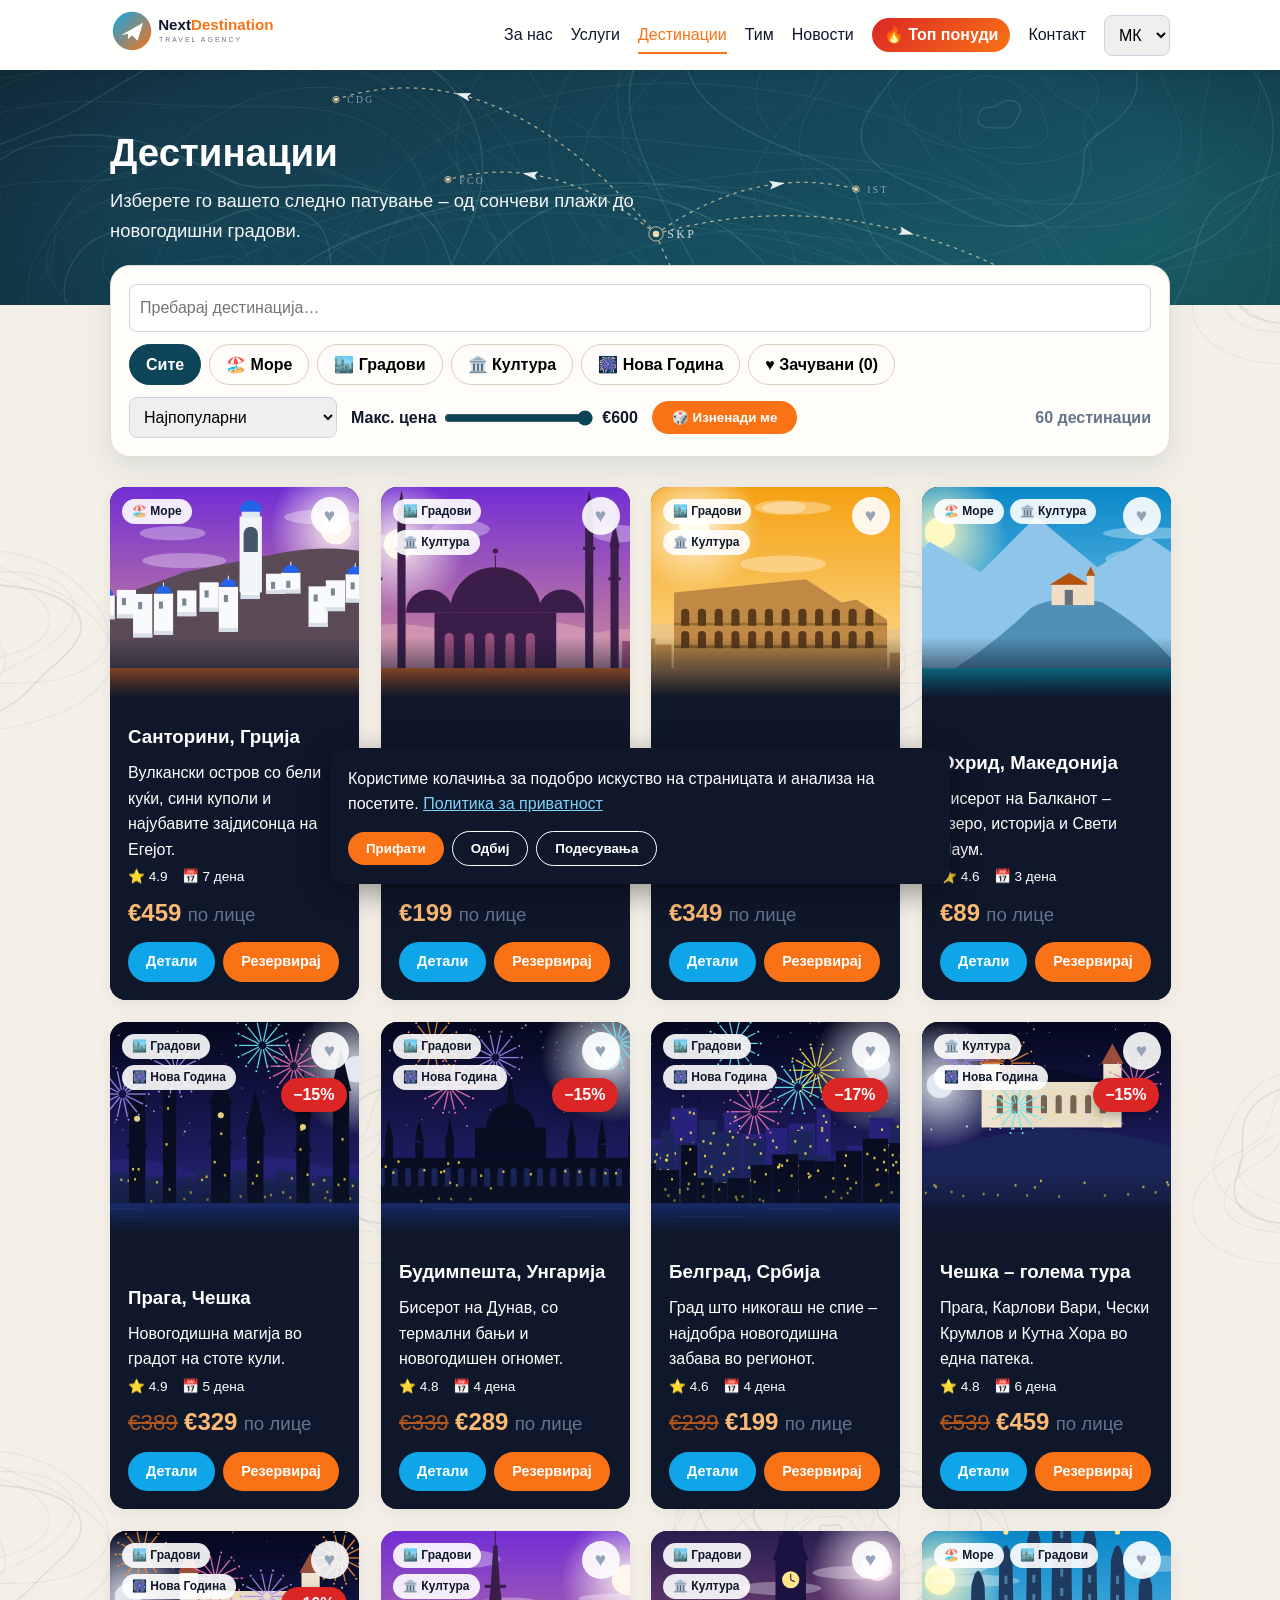
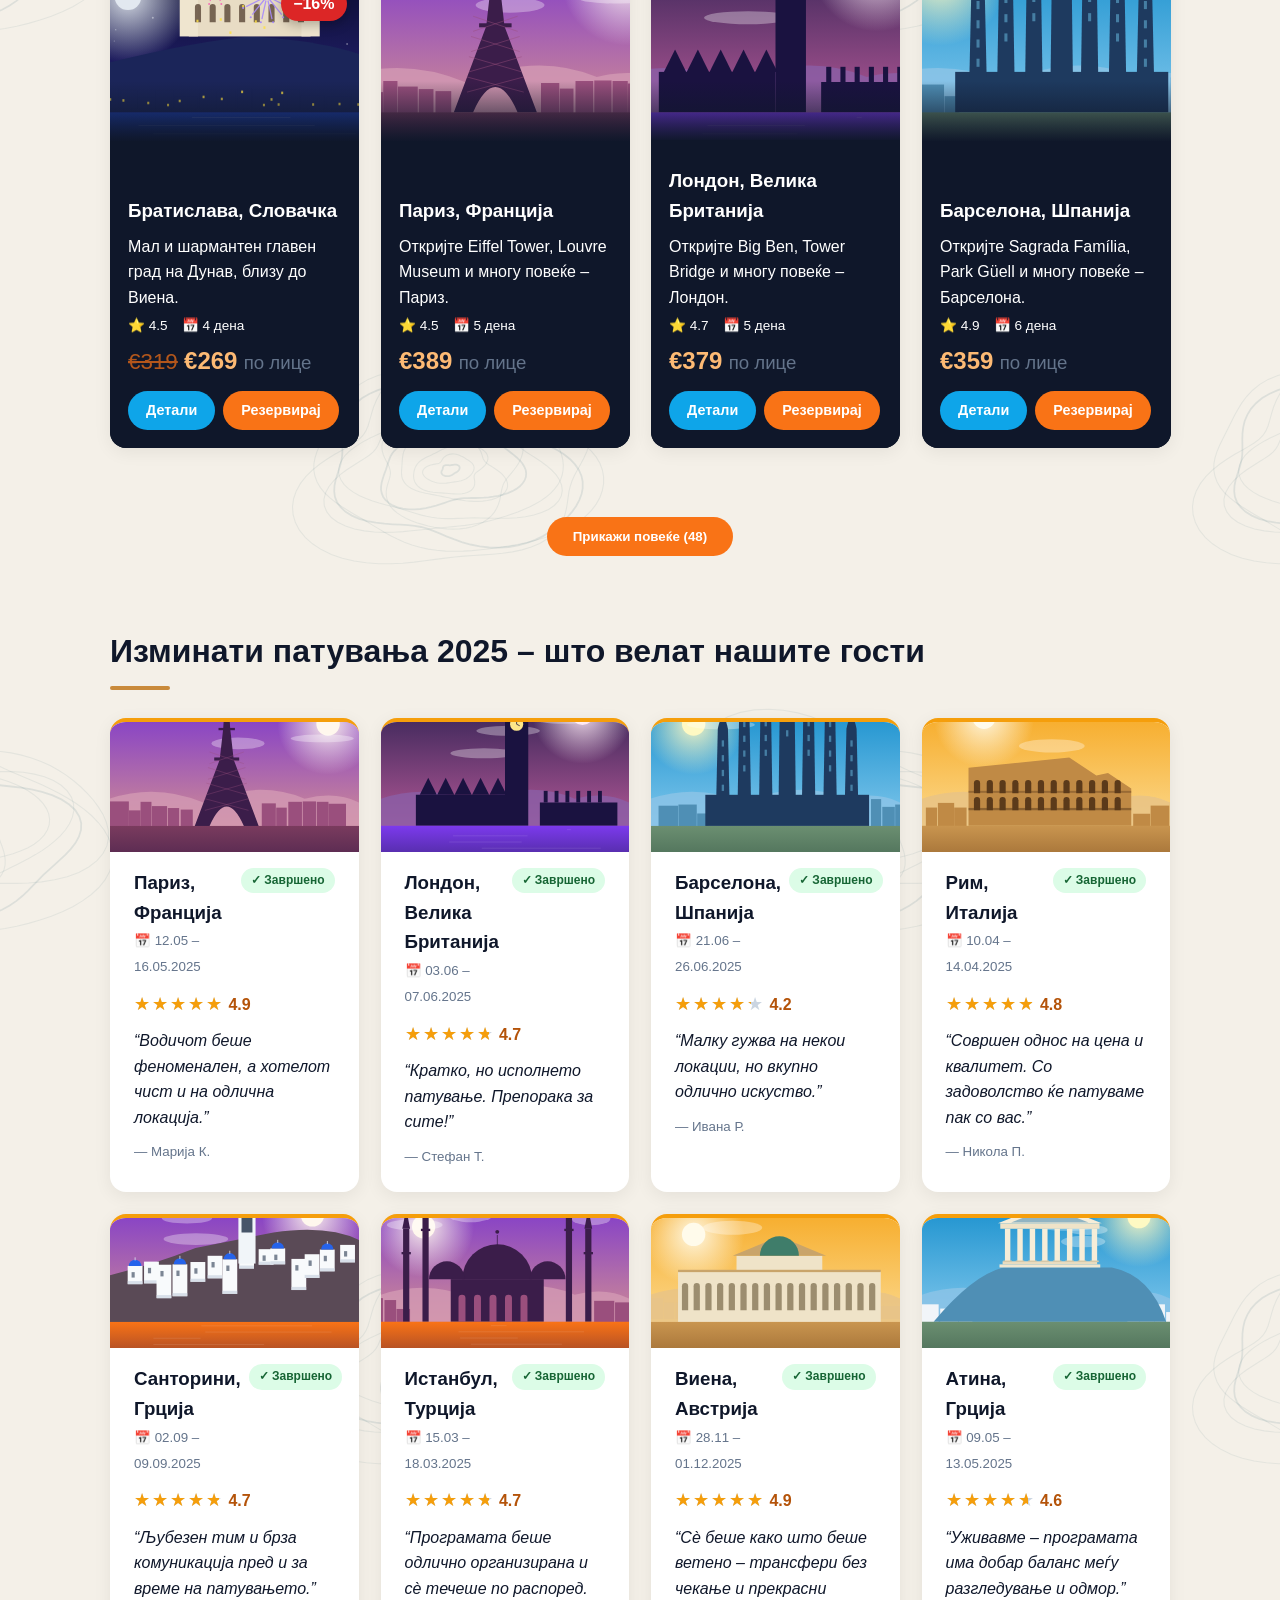
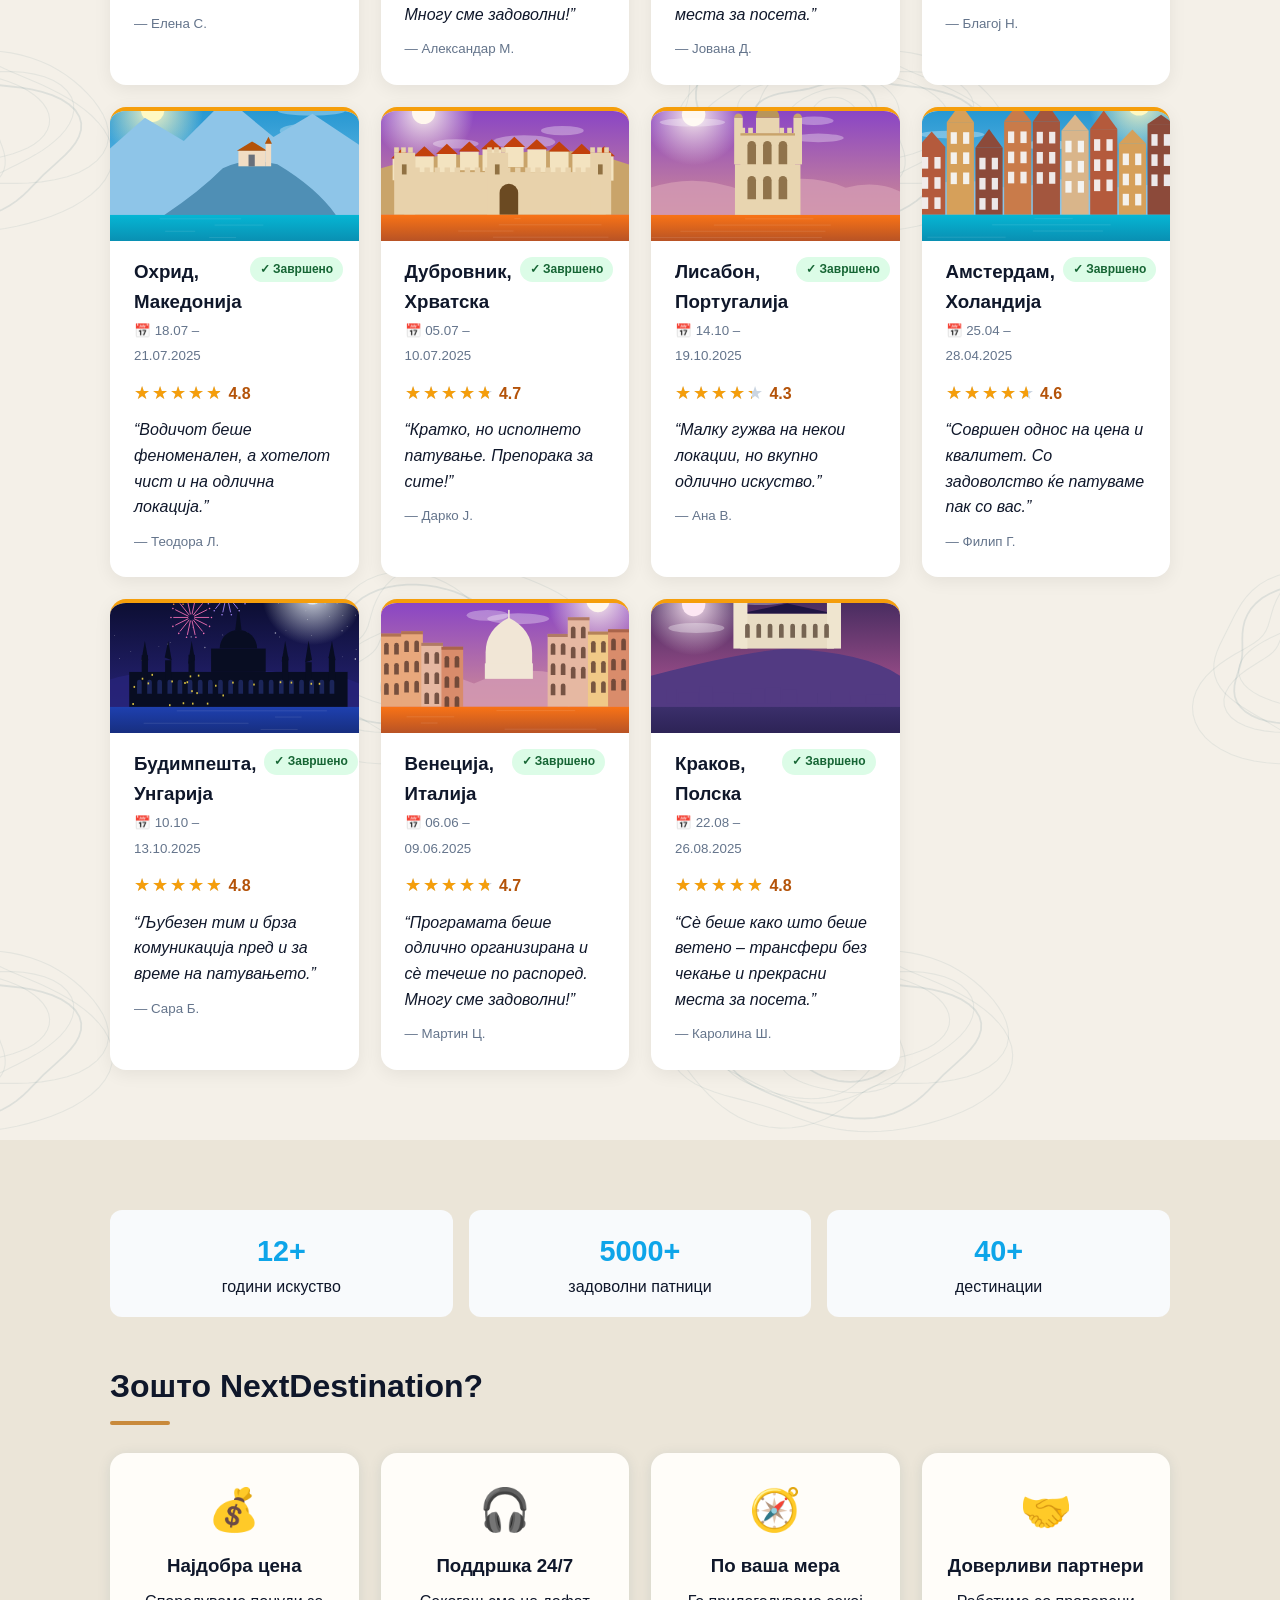
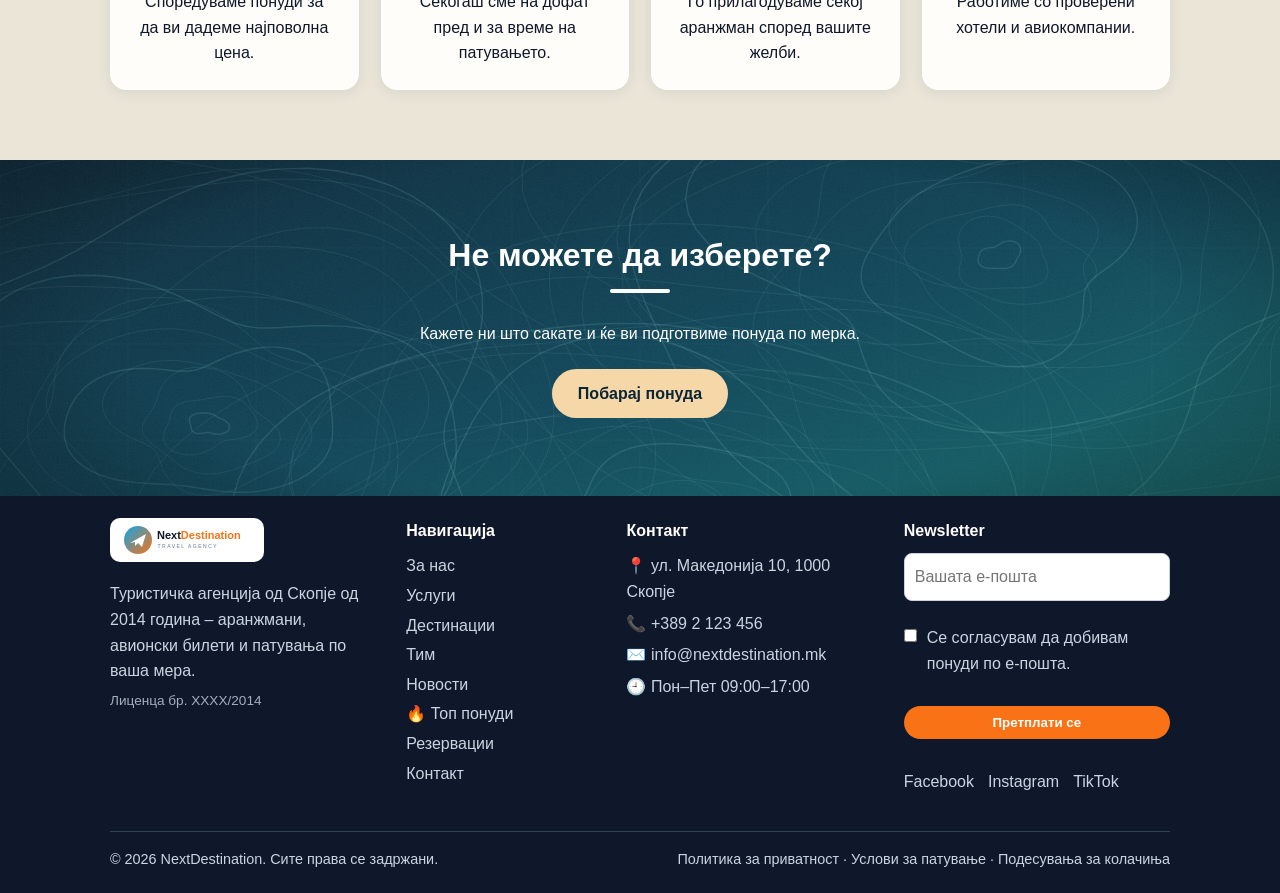
<file: .stack-data/site/destinations.html>
<!DOCTYPE html>
<html lang="mk">
<head>
<meta charset="UTF-8"><meta name="viewport" content="width=device-width, initial-scale=1">
<title>Дестинации – NextDestination</title>
<meta name="description" content="Аранжмани до Санторини, Рим, Истанбул, Прага и десетици други дестинации.">
<link rel="canonical" href="https://nextdestination.mk/destinations.html">
<meta name="theme-color" content="#0ea5e9">
<meta property="og:type" content="website"><meta property="og:site_name" content="NextDestination"><meta property="og:title" content="Дестинации – NextDestination"><meta property="og:description" content="Аранжмани до Санторини, Рим, Истанбул, Прага и десетици други дестинации."><meta property="og:url" content="https://nextdestination.mk/destinations.html"><meta property="og:image" content="https://nextdestination.mk/img/logo.svg"><meta property="og:locale" content="mk_MK"><meta property="og:locale:alternate" content="en_GB"><meta property="og:locale:alternate" content="sq_AL">
<link rel="icon" href="img/logo.svg">
<link rel="stylesheet" href="css/style.css">
</head>
<body data-page="destinations">
<a class="skip" href="#main" data-i18n="skip"></a>
<header class="nav"><div class="wrap nav-in">
 <a href="index.html"><img src="img/logo.svg" alt="NextDestination" height="44"></a>
 <button type="button" id="burger" aria-label="menu">☰</button>
 <nav id="menu">
  <a href="about.html" data-i18n="nav_about"></a><a href="services.html" data-i18n="nav_services"></a>
  <a href="destinations.html" class="active" data-i18n="nav_dest"></a><a href="team.html" data-i18n="nav_team"></a>
  <a href="blog.html" data-i18n="nav_blog"></a><a href="offers.html" class="hot" data-i18n="nav_offers"></a><a href="contact.html" data-i18n="nav_contact"></a>
  <select id="lang" aria-label="Language"><option value="mk">МК</option><option value="en">EN</option><option value="sq">SQ</option></select>
 </nav></div></header>
<main id="main">

<section class="banner dhero">
<div class="wrap"><h1 data-i18n="nav_dest"></h1><p data-i18n="dp_intro"></p></div></section>
<div class="wrap"><div class="tb"><input id="q" type="search" aria-label="search" autocomplete="off">
<div id="chips"><button type="button" data-f="all" data-i18n="f_all"></button><button type="button" data-f="beach" data-i18n="f_beach"></button><button type="button" data-f="city" data-i18n="f_city"></button><button type="button" data-f="culture" data-i18n="f_culture"></button><button type="button" data-f="nye" data-i18n="f_nye"></button><button type="button" data-f="saved"><span data-i18n="f_saved"></span> (<span id="sv">0</span>)</button></div>
<div class="tr"><select id="sort" aria-label="Sort"><option value="pop" data-i18n="sort_pop"></option><option value="lo" data-i18n="sort_lo"></option><option value="hi" data-i18n="sort_hi"></option></select>
<label class="rg"><span data-i18n="maxp"></span> <input type="range" id="rng" min="80" max="600" step="10" value="600"> <b id="rv"></b></label>
<button class="btn" id="sur" type="button" data-i18n="surprise"></button><b id="cnt"></b></div></div></div>
<section class="wrap sec" style="padding-top:30px"><div class="cards" id="dgrid"></div></section>
<div class="wrap" style="text-align:center"><button class="btn" id="mr" type="button" hidden></button></div>
<section class="wrap sec"><h2 data-i18n="past_h"></h2><div class="cards" id="past"></div></section>
<section class="alt"><div class="wrap sec"><ul class="stats"><li><b>12+</b><span data-i18n="st1"></span></li><li><b>5000+</b><span data-i18n="st2"></span></li><li><b>40+</b><span data-i18n="st3"></span></li></ul>
<h2 data-i18n="why_h" style="margin-top:44px"></h2><div class="cards">
<article class="card why"><div class="ico">💰</div><h3 data-i18n="w1_t"></h3><p data-i18n="w1_p"></p></article>
<article class="card why"><div class="ico">🎧</div><h3 data-i18n="w2_t"></h3><p data-i18n="w2_p"></p></article>
<article class="card why"><div class="ico">🧭</div><h3 data-i18n="w3_t"></h3><p data-i18n="w3_p"></p></article>
<article class="card why"><div class="ico">🤝</div><h3 data-i18n="w4_t"></h3><p data-i18n="w4_p"></p></article></div></div></section>
<section class="cta"><div class="wrap"><h2 data-i18n="cta_t"></h2><p data-i18n="cta_p"></p><a class="btn" href="contact.html" data-i18n="cta_b"></a></div></section>
</main>
<footer><div class="wrap ft">
<div><img src="img/logo.svg" alt="NextDestination" height="40"><p data-i18n="ft_about"></p><p class="lic" data-i18n="ft_lic"></p></div>
<div><h4 data-i18n="ft_nav"></h4><a href="about.html" data-i18n="nav_about"></a><a href="services.html" data-i18n="nav_services"></a><a href="destinations.html" data-i18n="nav_dest"></a><a href="team.html" data-i18n="nav_team"></a><a href="blog.html" data-i18n="nav_blog"></a><a href="offers.html" data-i18n="nav_offers"></a><a href="reserve.html" data-i18n="nav_reserve"></a><a href="contact.html" data-i18n="nav_contact"></a></div>
<div><h4 data-i18n="cont_h"></h4><p>📍 <span data-i18n="addr"></span></p><p>📞 <a href="tel:+3892123456">+389 2 123 456</a></p><p>✉️ <a href="mailto:info@nextdestination.mk">info@nextdestination.mk</a></p><p>🕘 <span data-i18n="hours"></span></p></div>
<div><h4 data-i18n="nl_h"></h4><form id="nl" novalidate><label class="vh" for="nle" data-i18n="nl_ph"></label><input id="nle" type="email" autocomplete="email" data-ph="nl_ph"><label class="chk"><input type="checkbox" id="nlc"><span data-i18n="nl_consent"></span></label><button type="submit" class="btn" data-i18n="nl_btn"></button><p id="nls" role="status" aria-live="polite"></p></form>
<p class="soc"><a href="https://www.facebook.com/" target="_blank" rel="noopener">Facebook</a><a href="https://www.instagram.com/" target="_blank" rel="noopener">Instagram</a><a href="https://www.tiktok.com/" target="_blank" rel="noopener">TikTok</a></p></div>
<div class="fb"><span>© 2026 NextDestination. <span data-i18n="rights"></span></span><span><a href="privacy.html" data-i18n="l_priv"></a> · <a href="terms.html" data-i18n="l_terms"></a> · <a href="#" id="cookieLink" data-i18n="c_manage"></a></span></div>
</div></footer>

<div id="cookie" role="dialog" aria-label="Cookies" hidden><p><span data-i18n="c_text"></span> <a href="privacy.html" data-i18n="c_pol"></a></p>
 <button type="button" class="btn" id="acc" data-i18n="c_acc"></button><button type="button" class="btn ghost" id="rej" data-i18n="c_rej"></button><button class="btn ghost" id="cset" type="button" data-i18n="c_set"></button></div>
<script src="js/i18n.js"></script><script src="js/dest.js"></script><script src="js/main.js"></script><script src="js/routes.js"></script><script src="js/offers.js"></script><script src="js/more.js"></script><script src="js/all.js"></script><script src="js/destpage.js"></script><script src="js/extra.js"></script><script src="js/photos.js"></script>
<script src="js/motion.js"></script>
</body></html>
</file>
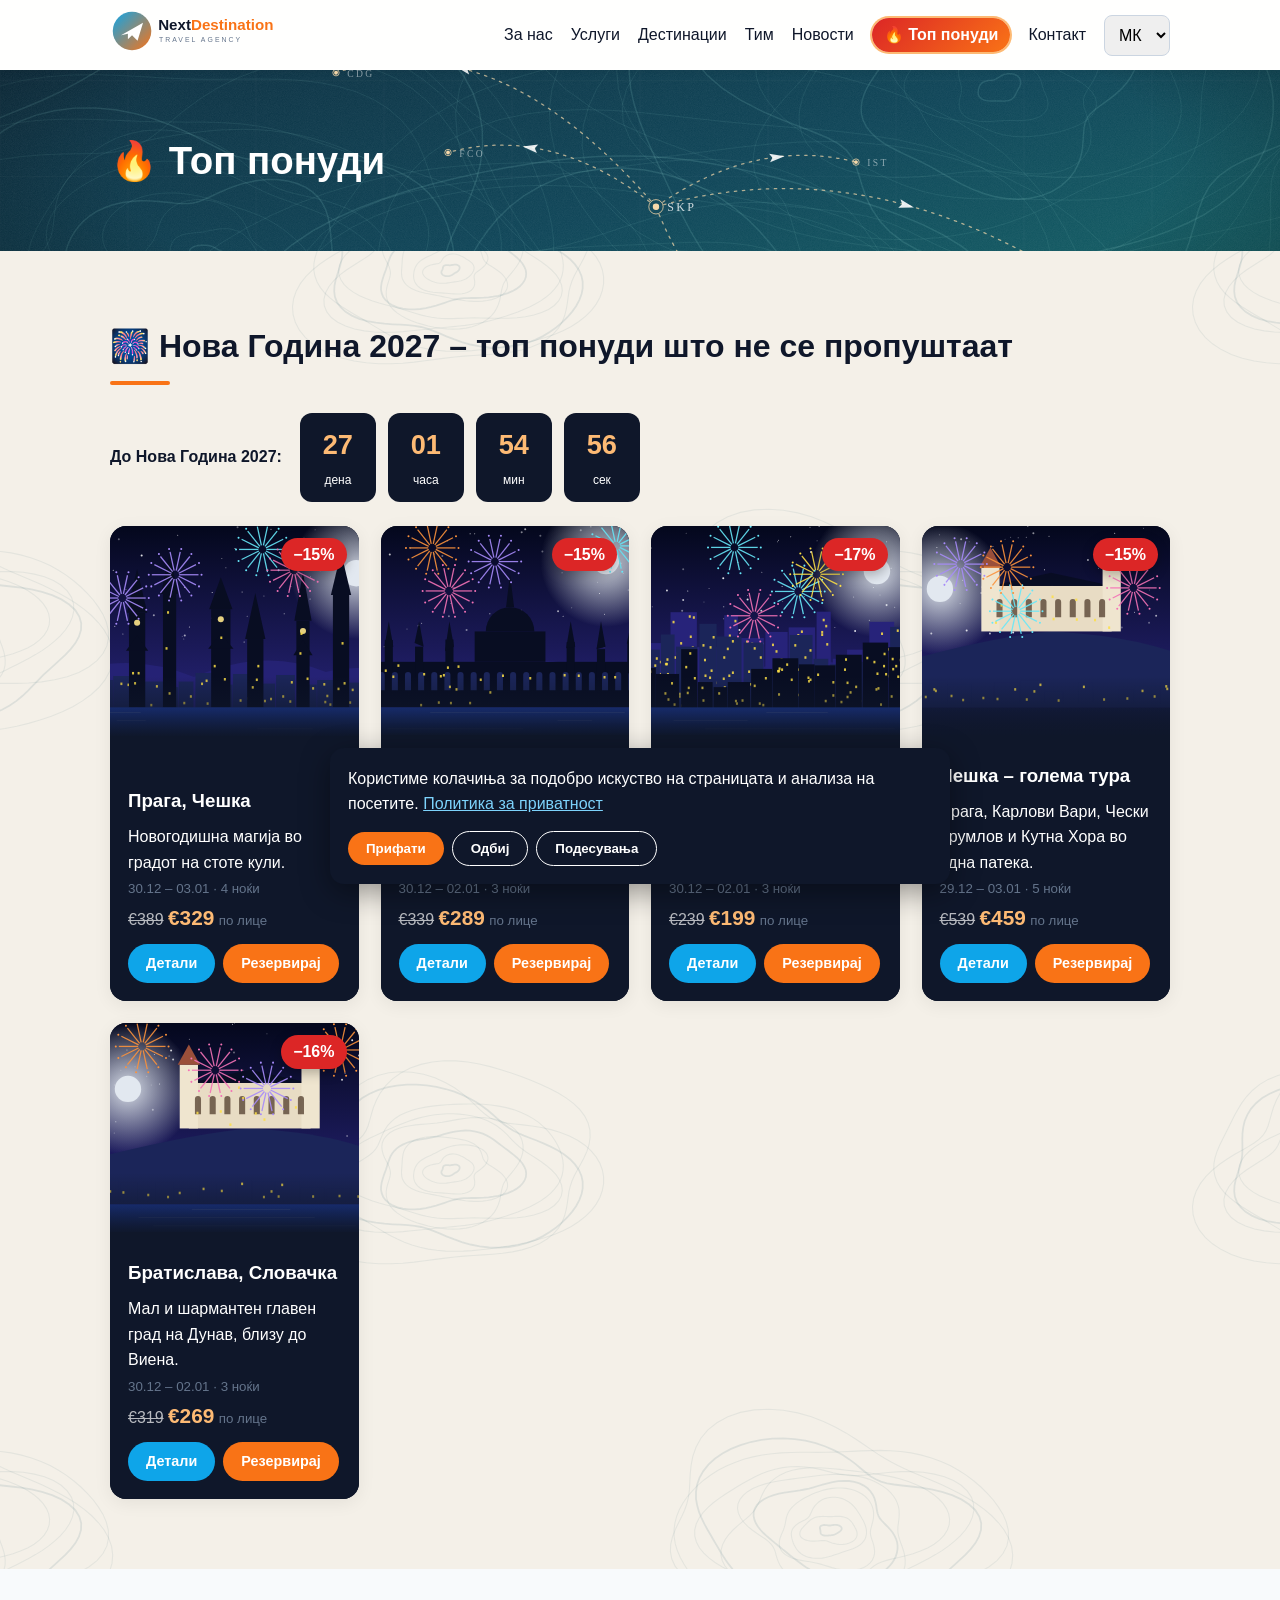
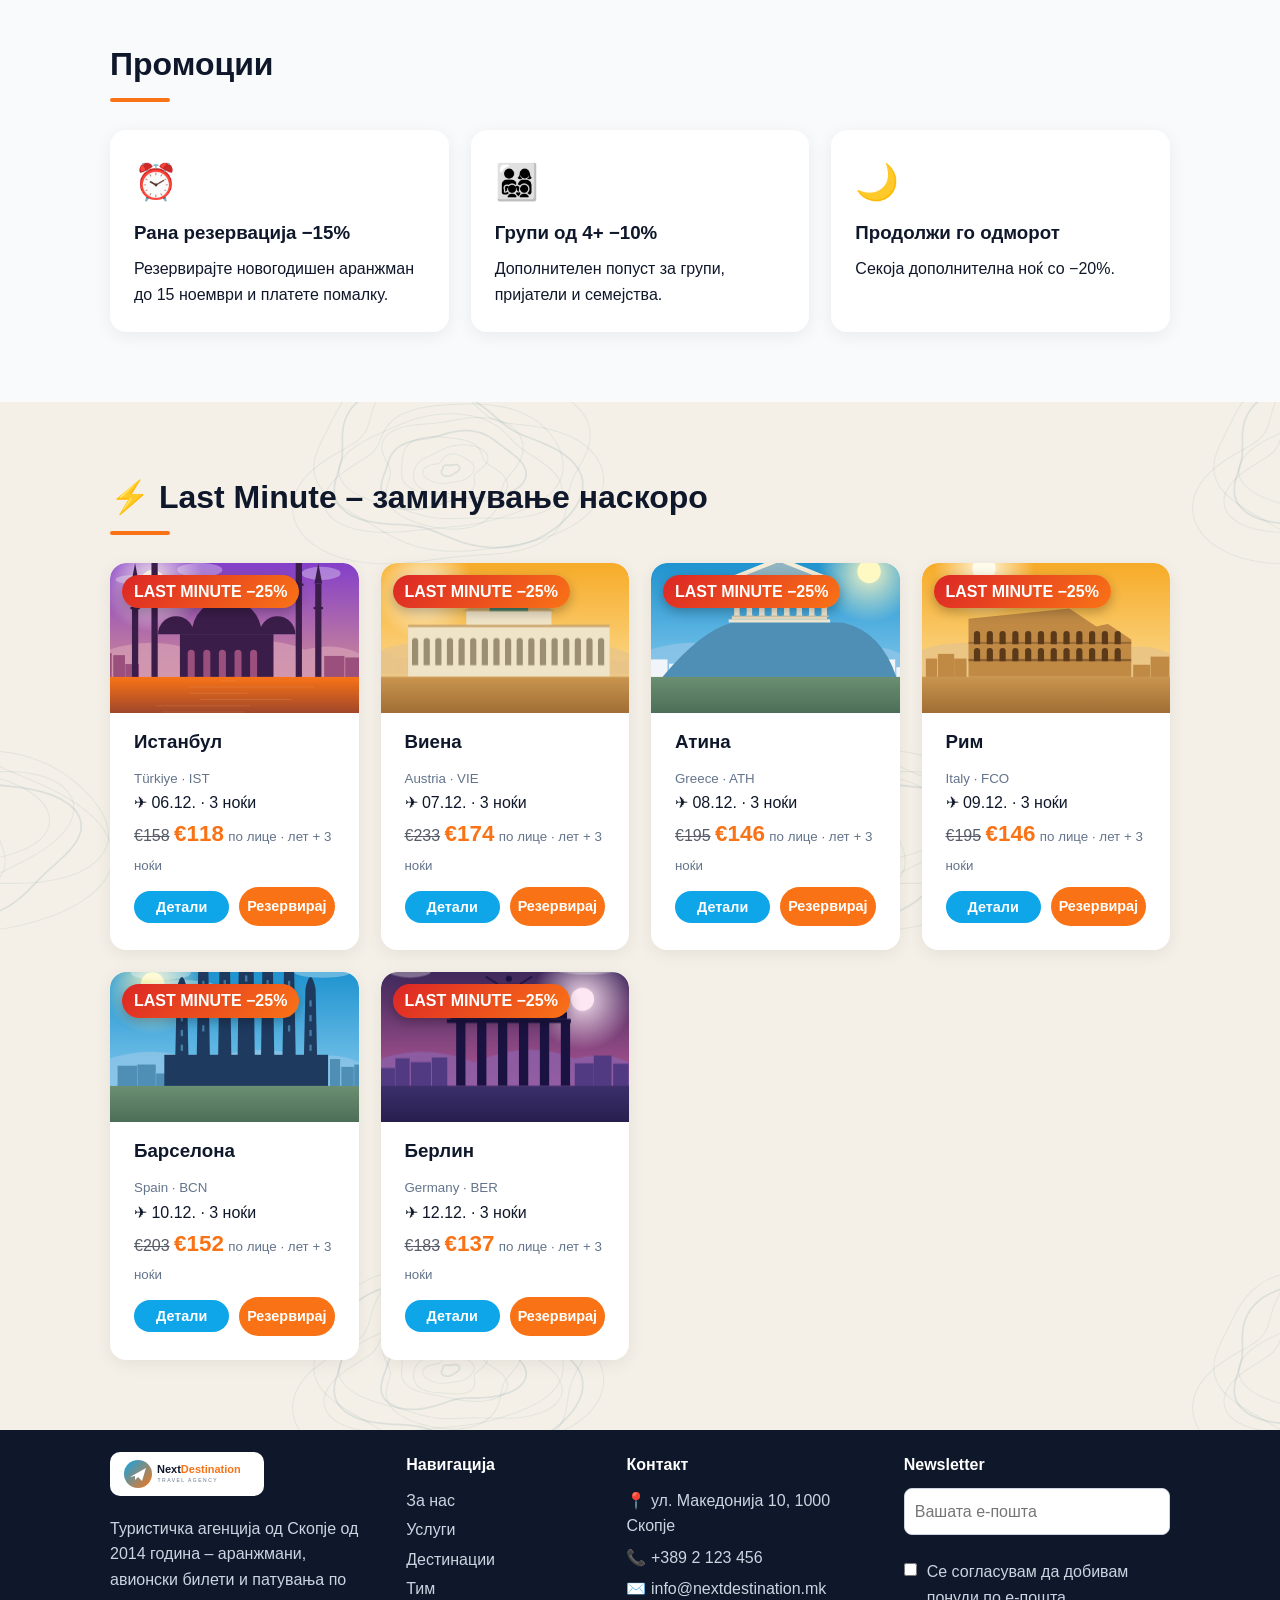
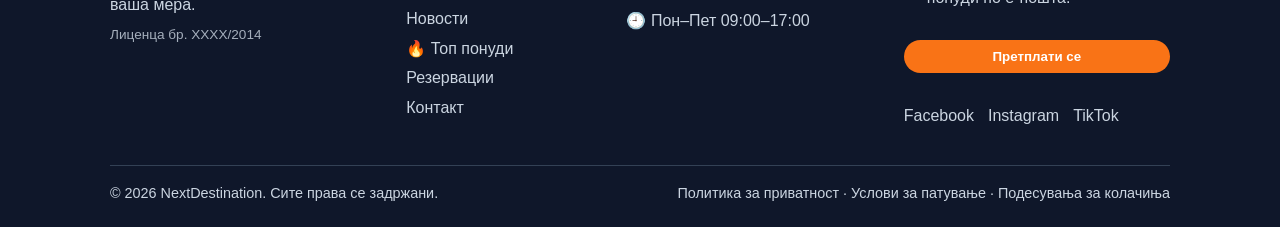
<file: .stack-data/site/offers.html>
<!DOCTYPE html>
<html lang="mk">
<head>
<meta charset="UTF-8"><meta name="viewport" content="width=device-width, initial-scale=1">
<title>Понуди – NextDestination</title>
<meta name="description" content="Новогодишни аранжмани, last minute и промо понуди за патување.">
<link rel="canonical" href="https://nextdestination.mk/offers.html">
<meta name="theme-color" content="#0ea5e9">
<meta property="og:type" content="website"><meta property="og:site_name" content="NextDestination"><meta property="og:title" content="Понуди – NextDestination"><meta property="og:description" content="Новогодишни аранжмани, last minute и промо понуди за патување."><meta property="og:url" content="https://nextdestination.mk/offers.html"><meta property="og:image" content="https://nextdestination.mk/img/logo.svg"><meta property="og:locale" content="mk_MK"><meta property="og:locale:alternate" content="en_GB"><meta property="og:locale:alternate" content="sq_AL">
<link rel="icon" href="img/logo.svg">
<link rel="stylesheet" href="css/style.css">
</head>
<body data-page="offers">
<a class="skip" href="#main" data-i18n="skip"></a>
<header class="nav"><div class="wrap nav-in">
 <a href="index.html"><img src="img/logo.svg" alt="NextDestination" height="44"></a>
 <button type="button" id="burger" aria-label="menu">☰</button>
 <nav id="menu">
  <a href="about.html" data-i18n="nav_about"></a><a href="services.html" data-i18n="nav_services"></a>
  <a href="destinations.html" data-i18n="nav_dest"></a><a href="team.html" data-i18n="nav_team"></a>
  <a href="blog.html" data-i18n="nav_blog"></a><a href="offers.html" class="hot active" data-i18n="nav_offers"></a><a href="contact.html" data-i18n="nav_contact"></a>
  <select id="lang" aria-label="Language"><option value="mk">МК</option><option value="en">EN</option><option value="sq">SQ</option></select>
 </nav></div></header>
<main id="main">

<section class="banner"><div class="wrap"><h1 data-i18n="nav_offers"></h1></div></section>
<section class="wrap sec"><h2 data-i18n="of_nye"></h2><div id="cd" class="cd"></div><div class="cards" id="nye"></div></section>
<section class="alt"><div class="wrap sec"><h2 data-i18n="of_promo"></h2><div class="cards">
<article class="card"><div class="ico">⏰</div><h3 data-i18n="p1_t"></h3><p data-i18n="p1_p"></p></article>
<article class="card"><div class="ico">👨‍👩‍👧‍👦</div><h3 data-i18n="p2_t"></h3><p data-i18n="p2_p"></p></article>
<article class="card"><div class="ico">🌙</div><h3 data-i18n="p3_t"></h3><p data-i18n="p3_p"></p></article></div></div></section>
<section class="wrap sec"><h2 data-i18n="of_lm"></h2><div class="cards" id="lm"></div></section>
</main>
<footer><div class="wrap ft">
<div><img src="img/logo.svg" alt="NextDestination" height="40"><p data-i18n="ft_about"></p><p class="lic" data-i18n="ft_lic"></p></div>
<div><h4 data-i18n="ft_nav"></h4><a href="about.html" data-i18n="nav_about"></a><a href="services.html" data-i18n="nav_services"></a><a href="destinations.html" data-i18n="nav_dest"></a><a href="team.html" data-i18n="nav_team"></a><a href="blog.html" data-i18n="nav_blog"></a><a href="offers.html" data-i18n="nav_offers"></a><a href="reserve.html" data-i18n="nav_reserve"></a><a href="contact.html" data-i18n="nav_contact"></a></div>
<div><h4 data-i18n="cont_h"></h4><p>📍 <span data-i18n="addr"></span></p><p>📞 <a href="tel:+3892123456">+389 2 123 456</a></p><p>✉️ <a href="mailto:info@nextdestination.mk">info@nextdestination.mk</a></p><p>🕘 <span data-i18n="hours"></span></p></div>
<div><h4 data-i18n="nl_h"></h4><form id="nl" novalidate><label class="vh" for="nle" data-i18n="nl_ph"></label><input id="nle" type="email" autocomplete="email" data-ph="nl_ph"><label class="chk"><input type="checkbox" id="nlc"><span data-i18n="nl_consent"></span></label><button type="submit" class="btn" data-i18n="nl_btn"></button><p id="nls" role="status" aria-live="polite"></p></form>
<p class="soc"><a href="https://www.facebook.com/" target="_blank" rel="noopener">Facebook</a><a href="https://www.instagram.com/" target="_blank" rel="noopener">Instagram</a><a href="https://www.tiktok.com/" target="_blank" rel="noopener">TikTok</a></p></div>
<div class="fb"><span>© 2026 NextDestination. <span data-i18n="rights"></span></span><span><a href="privacy.html" data-i18n="l_priv"></a> · <a href="terms.html" data-i18n="l_terms"></a> · <a href="#" id="cookieLink" data-i18n="c_manage"></a></span></div>
</div></footer>

<div id="cookie" role="dialog" aria-label="Cookies" hidden><p><span data-i18n="c_text"></span> <a href="privacy.html" data-i18n="c_pol"></a></p>
 <button type="button" class="btn" id="acc" data-i18n="c_acc"></button><button type="button" class="btn ghost" id="rej" data-i18n="c_rej"></button><button class="btn ghost" id="cset" type="button" data-i18n="c_set"></button></div>
<script src="js/i18n.js"></script><script src="js/dest.js"></script><script src="js/main.js"></script><script src="js/routes.js"></script><script src="js/offers.js"></script><script src="js/more.js"></script><script src="js/extra.js"></script><script src="js/photos.js"></script>
<script src="js/motion.js"></script>
</body></html>
</file>
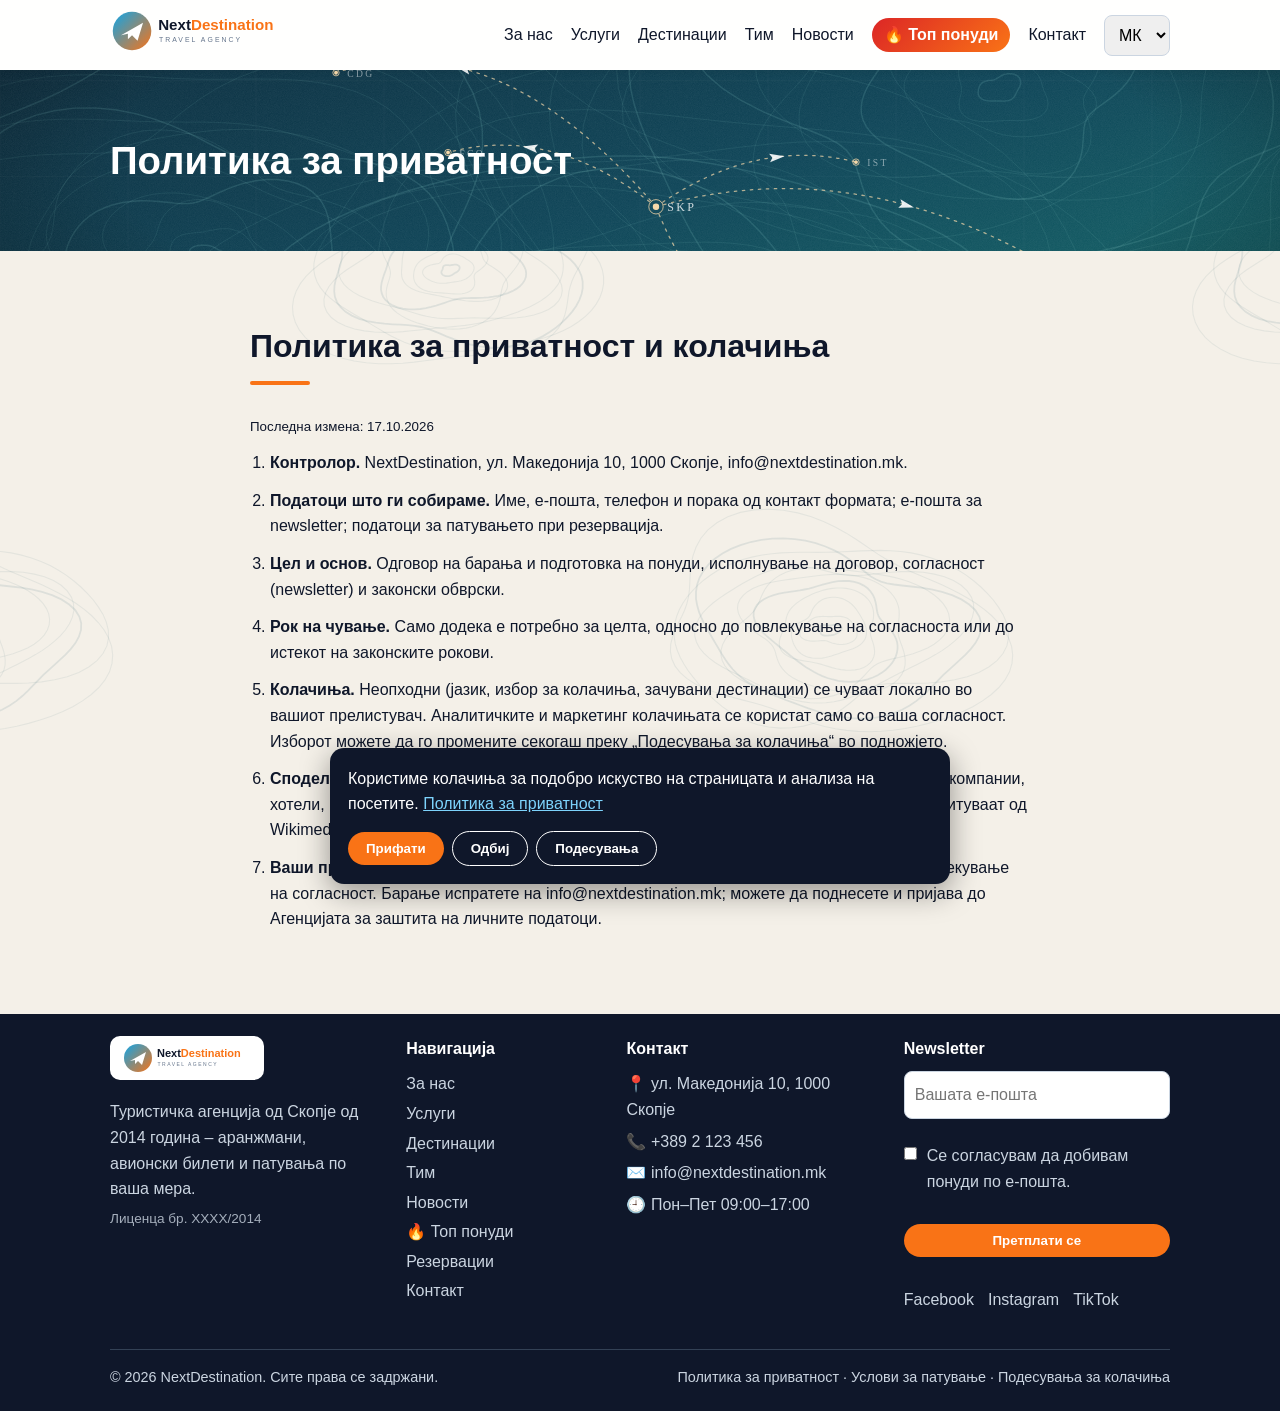
<file: .stack-data/site/privacy.html>
<!DOCTYPE html>
<html lang="mk">
<head>
<meta charset="UTF-8"><meta name="viewport" content="width=device-width, initial-scale=1">
<title>Политика за приватност – NextDestination</title>
<meta name="description" content="Како ги собираме, користиме и чуваме личните податоци и колачињата.">
<link rel="canonical" href="https://nextdestination.mk/privacy.html">
<meta name="theme-color" content="#0ea5e9">
<meta property="og:type" content="website"><meta property="og:site_name" content="NextDestination"><meta property="og:title" content="Политика за приватност – NextDestination"><meta property="og:description" content="Како ги собираме, користиме и чуваме личните податоци и колачињата."><meta property="og:url" content="https://nextdestination.mk/privacy.html"><meta property="og:image" content="https://nextdestination.mk/img/logo.svg"><meta property="og:locale" content="mk_MK"><meta property="og:locale:alternate" content="en_GB"><meta property="og:locale:alternate" content="sq_AL">
<link rel="icon" href="img/logo.svg">
<link rel="stylesheet" href="css/style.css">
</head>
<body data-page="privacy">
<a class="skip" href="#main" data-i18n="skip"></a>
<header class="nav"><div class="wrap nav-in">
 <a href="index.html"><img src="img/logo.svg" alt="NextDestination" height="44"></a>
 <button type="button" id="burger" aria-label="menu">☰</button>
 <nav id="menu">
  <a href="about.html" data-i18n="nav_about"></a><a href="services.html" data-i18n="nav_services"></a>
  <a href="destinations.html" data-i18n="nav_dest"></a><a href="team.html" data-i18n="nav_team"></a>
  <a href="blog.html" data-i18n="nav_blog"></a><a href="offers.html" class="hot" data-i18n="nav_offers"></a><a href="contact.html" data-i18n="nav_contact"></a>
  <select id="lang" aria-label="Language"><option value="mk">МК</option><option value="en">EN</option><option value="sq">SQ</option></select>
 </nav></div></header>
<main id="main">
<section class="banner"><div class="wrap"><h1 data-i18n="l_priv"></h1></div></section><section class="wrap sec legal"><div class="lg lg-mk"><h2>Политика за приватност и колачиња</h2><p><small>Последна измена: 17.10.2026</small></p><ol><li><b>Контролор.</b> NextDestination, ул. Македонија 10, 1000 Скопје, info@nextdestination.mk.</li><li><b>Податоци што ги собираме.</b> Име, е-пошта, телефон и порака од контакт формата; е-пошта за newsletter; податоци за патувањето при резервација.</li><li><b>Цел и основ.</b> Одговор на барања и подготовка на понуди, исполнување на договор, согласност (newsletter) и законски обврски.</li><li><b>Рок на чување.</b> Само додека е потребно за целта, односно до повлекување на согласноста или до истекот на законските рокови.</li><li><b>Колачиња.</b> Неопходни (јазик, избор за колачиња, зачувани дестинации) се чуваат локално во вашиот прелистувач. Аналитичките и маркетинг колачињата се користат само со ваша согласност. Изборот можете да го промените секогаш преку „Подесувања за колачиња“ во подножјето.</li><li><b>Споделување.</b> Податоци споделуваме само со партнери потребни за резервацијата (авиокомпании, хотели, превозници). Не продаваме лични податоци. Фотографиите на дестинациите се вчитуваат од Wikimedia (upload.wikimedia.org), на кој прелистувачот ја праќа вашата IP адреса.</li><li><b>Ваши права.</b> Пристап, исправка, бришење, ограничување, преносливост, приговор и повлекување на согласност. Барање испратете на info@nextdestination.mk; можете да поднесете и пријава до Агенцијата за заштита на личните податоци.</li></ol></div><div class="lg lg-en"><h2>Privacy and cookie policy</h2><p><small>Last updated: 17.10.2026</small></p><ol><li><b>Controller.</b> NextDestination, ul. Makedonija 10, 1000 Skopje, info@nextdestination.mk.</li><li><b>Data we collect.</b> Name, e-mail, phone and message from the contact form; e-mail for the newsletter; trip details when you book.</li><li><b>Purpose and basis.</b> Answering enquiries and preparing offers, performing a contract, consent (newsletter) and legal obligations.</li><li><b>Retention.</b> Only as long as needed for the purpose, until you withdraw consent or legal retention periods end.</li><li><b>Cookies.</b> Necessary ones (language, cookie choice, saved destinations) are stored locally in your browser. Analytics and marketing cookies are used only with your consent. You can change your choice at any time via “Cookie settings” in the footer.</li><li><b>Sharing.</b> We share data only with partners needed for your booking (airlines, hotels, carriers). We do not sell personal data. Destination photos are loaded from Wikimedia (upload.wikimedia.org), which receives your browser’s IP address.</li><li><b>Your rights.</b> Access, rectification, erasure, restriction, portability, objection and withdrawal of consent. Write to info@nextdestination.mk; you may also complain to the North Macedonia Personal Data Protection Agency.</li></ol></div><div class="lg lg-sq"><h2>Politika e privatësisë dhe e cookies</h2><p><small>Përditësuar: 17.10.2026</small></p><ol><li><b>Kontrolluesi.</b> NextDestination, rr. Makedonija 10, 1000 Shkup, info@nextdestination.mk.</li><li><b>Të dhënat që mbledhim.</b> Emri, email-i, telefoni dhe mesazhi nga formulari i kontaktit; email-i për newsletter; të dhënat e udhëtimit gjatë rezervimit.</li><li><b>Qëllimi dhe baza.</b> Përgjigje kërkesave dhe përgatitje ofertash, ekzekutim kontrate, pëlqim (newsletter) dhe detyrime ligjore.</li><li><b>Afati i ruajtjes.</b> Vetëm sa nevojitet për qëllimin, deri në tërheqjen e pëlqimit ose skadimin e afateve ligjore.</li><li><b>Cookies.</b> Ato të domosdoshmet (gjuha, zgjedhja e cookies, destinacionet e ruajtura) ruhen lokalisht në shfletuesin tuaj. Cookies analitike dhe të marketingut përdoren vetëm me pëlqimin tuaj. Zgjedhjen mund ta ndryshoni kurdoherë te “Cilësimet e cookies” në fund të faqes.</li><li><b>Ndarja.</b> Të dhënat i ndajmë vetëm me partnerët e nevojshëm për rezervimin (kompani ajrore, hotele, transportues). Nuk i shesim të dhënat personale. Fotografitë e destinacioneve ngarkohen nga Wikimedia (upload.wikimedia.org), e cila merr adresën IP të shfletuesit tuaj.</li><li><b>Të drejtat tuaja.</b> Qasje, korrigjim, fshirje, kufizim, bartshmëri, kundërshtim dhe tërheqje e pëlqimit. Shkruani te info@nextdestination.mk; mund t’i drejtoheni edhe Agjencisë për Mbrojtjen e të Dhënave Personale.</li></ol></div></section>
</main>
<footer><div class="wrap ft">
<div><img src="img/logo.svg" alt="NextDestination" height="40"><p data-i18n="ft_about"></p><p class="lic" data-i18n="ft_lic"></p></div>
<div><h4 data-i18n="ft_nav"></h4><a href="about.html" data-i18n="nav_about"></a><a href="services.html" data-i18n="nav_services"></a><a href="destinations.html" data-i18n="nav_dest"></a><a href="team.html" data-i18n="nav_team"></a><a href="blog.html" data-i18n="nav_blog"></a><a href="offers.html" data-i18n="nav_offers"></a><a href="reserve.html" data-i18n="nav_reserve"></a><a href="contact.html" data-i18n="nav_contact"></a></div>
<div><h4 data-i18n="cont_h"></h4><p>📍 <span data-i18n="addr"></span></p><p>📞 <a href="tel:+3892123456">+389 2 123 456</a></p><p>✉️ <a href="mailto:info@nextdestination.mk">info@nextdestination.mk</a></p><p>🕘 <span data-i18n="hours"></span></p></div>
<div><h4 data-i18n="nl_h"></h4><form id="nl" novalidate><label class="vh" for="nle" data-i18n="nl_ph"></label><input id="nle" type="email" autocomplete="email" data-ph="nl_ph"><label class="chk"><input type="checkbox" id="nlc"><span data-i18n="nl_consent"></span></label><button type="submit" class="btn" data-i18n="nl_btn"></button><p id="nls" role="status" aria-live="polite"></p></form>
<p class="soc"><a href="https://www.facebook.com/" target="_blank" rel="noopener">Facebook</a><a href="https://www.instagram.com/" target="_blank" rel="noopener">Instagram</a><a href="https://www.tiktok.com/" target="_blank" rel="noopener">TikTok</a></p></div>
<div class="fb"><span>© 2026 NextDestination. <span data-i18n="rights"></span></span><span><a href="privacy.html" data-i18n="l_priv"></a> · <a href="terms.html" data-i18n="l_terms"></a> · <a href="#" id="cookieLink" data-i18n="c_manage"></a></span></div>
</div></footer>

<div id="cookie" role="dialog" aria-label="Cookies" hidden><p><span data-i18n="c_text"></span> <a href="privacy.html" data-i18n="c_pol"></a></p>
 <button type="button" class="btn" id="acc" data-i18n="c_acc"></button><button type="button" class="btn ghost" id="rej" data-i18n="c_rej"></button><button class="btn ghost" id="cset" type="button" data-i18n="c_set"></button></div>
<script src="js/i18n.js"></script><script src="js/dest.js"></script><script src="js/main.js"></script><script src="js/extra.js"></script>
<script src="js/motion.js"></script>
</body></html>
</file>
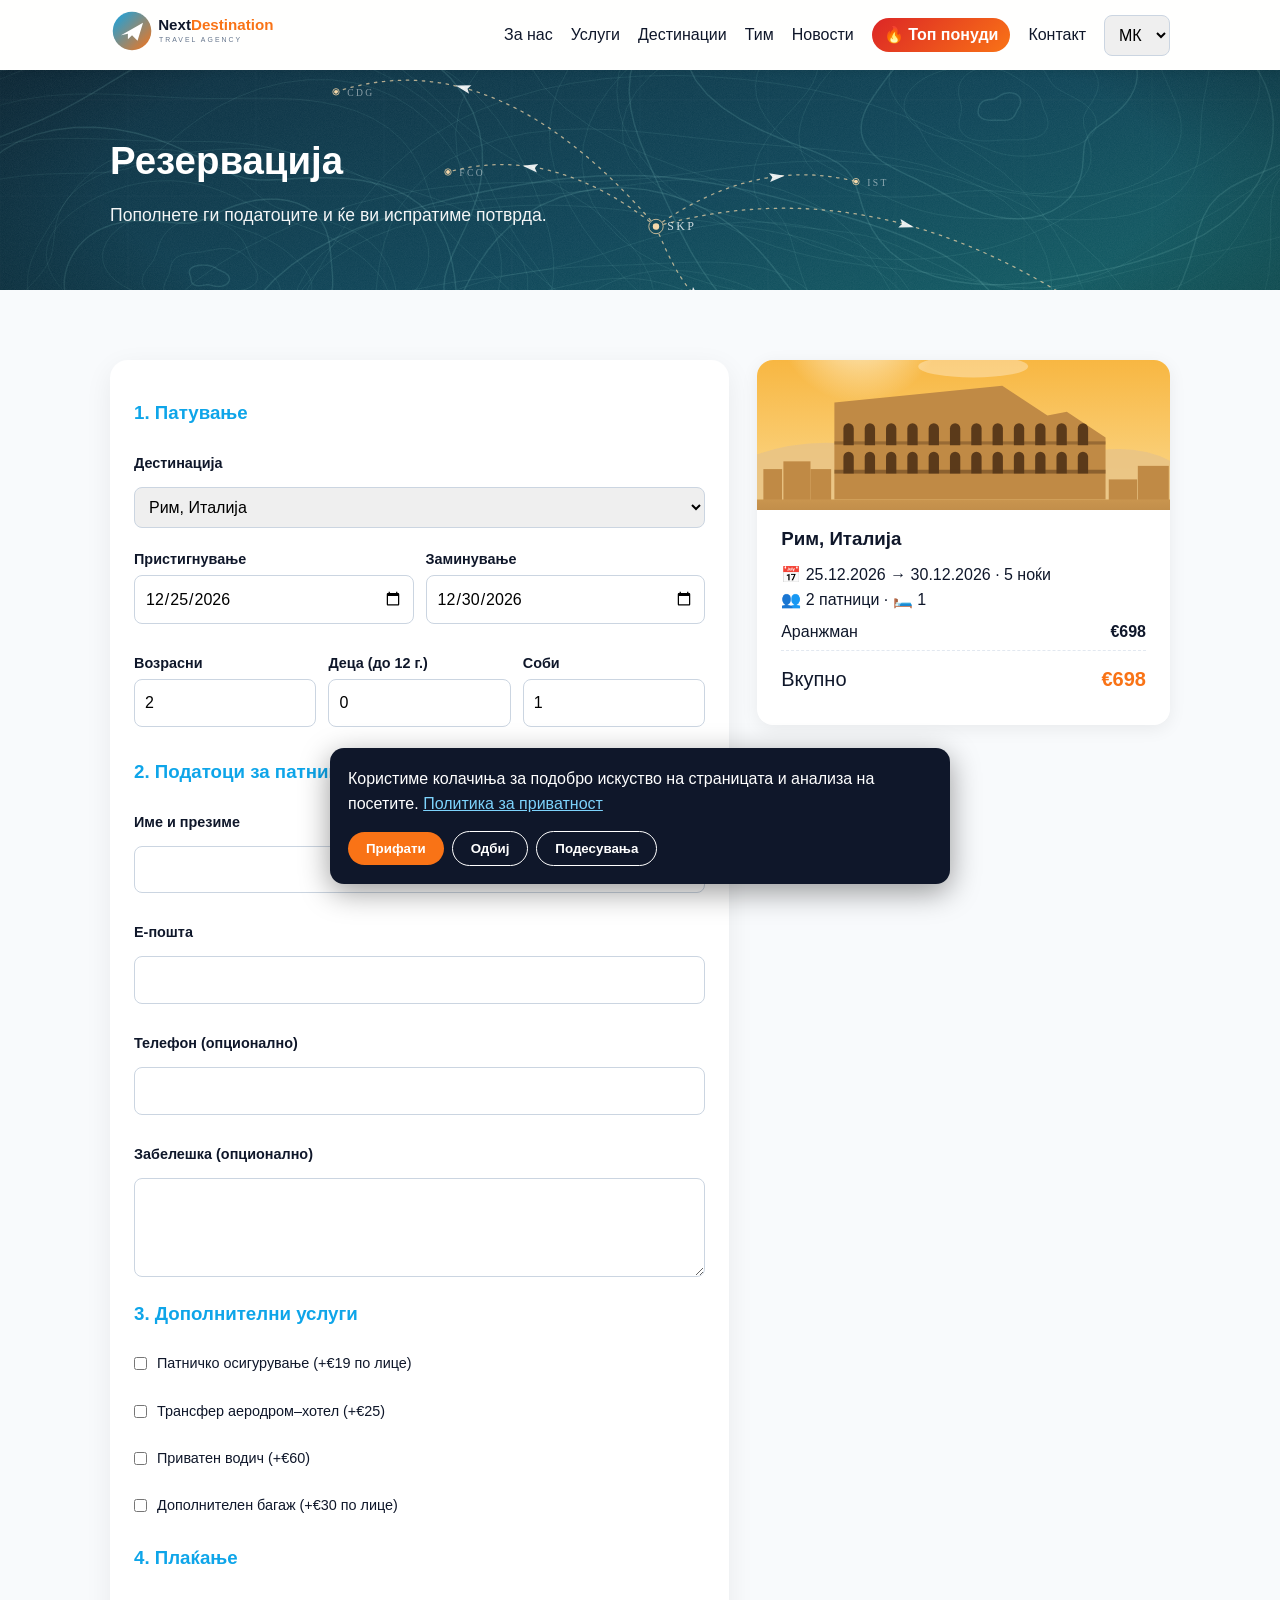
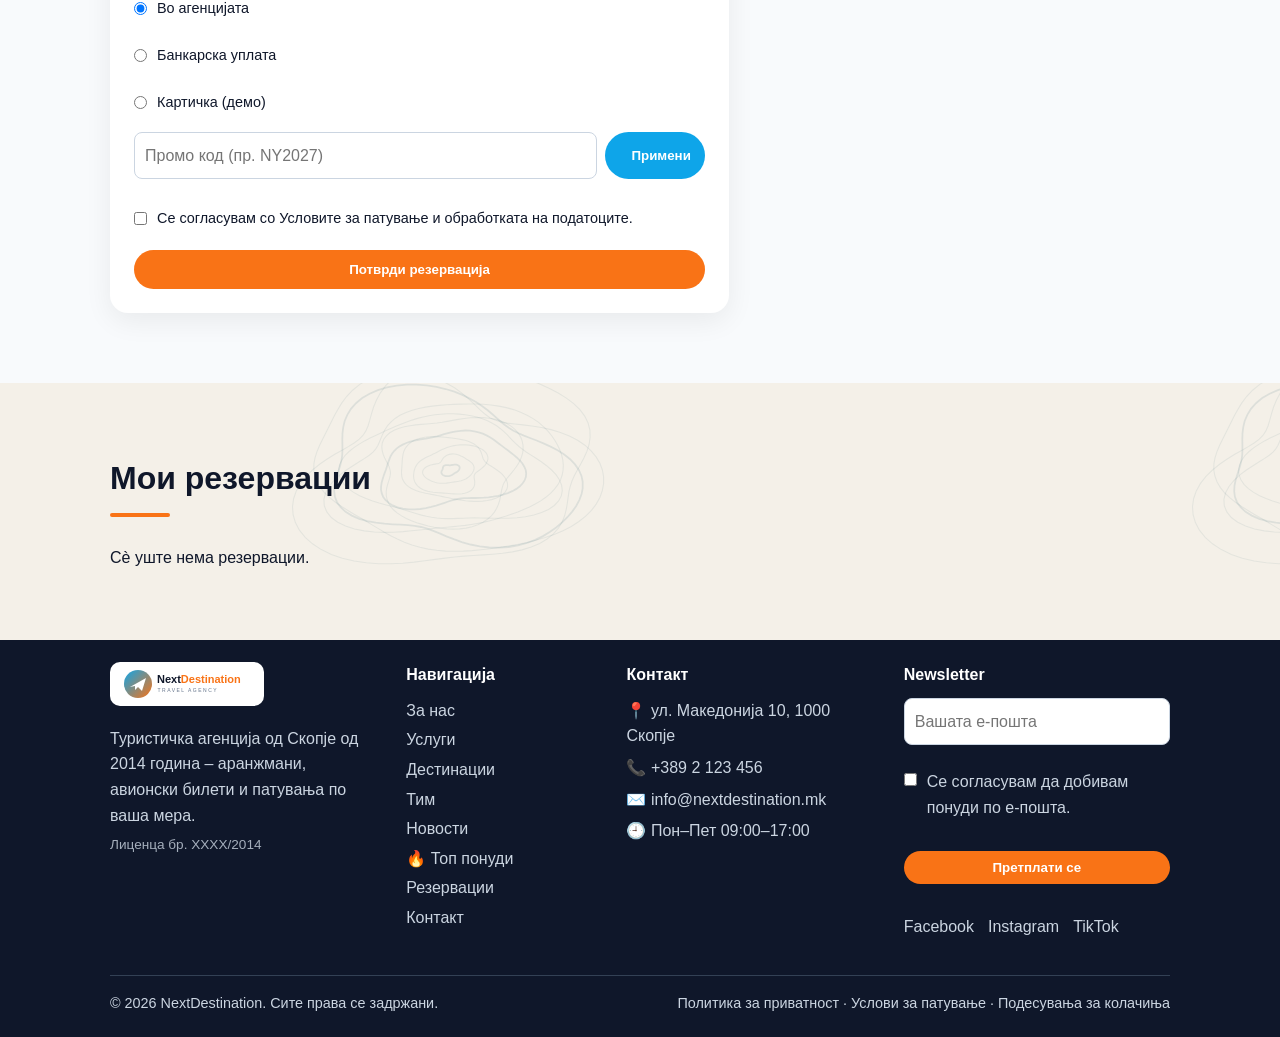
<file: .stack-data/site/reserve.html>
<!DOCTYPE html>
<html lang="mk">
<head>
<meta charset="UTF-8"><meta name="viewport" content="width=device-width, initial-scale=1">
<title>Контакт – NextDestination</title>
<meta name="description" content="Контактирајте не за понуда или резервација: телефон, е-пошта, адреса и контакт форма.">
<link rel="canonical" href="https://nextdestination.mk/contact.html">
<meta name="theme-color" content="#0ea5e9">
<meta property="og:type" content="website"><meta property="og:site_name" content="NextDestination"><meta property="og:title" content="Контакт – NextDestination"><meta property="og:description" content="Контактирајте не за понуда или резервација: телефон, е-пошта, адреса и контакт форма."><meta property="og:url" content="https://nextdestination.mk/contact.html"><meta property="og:image" content="https://nextdestination.mk/img/logo.svg"><meta property="og:locale" content="mk_MK"><meta property="og:locale:alternate" content="en_GB"><meta property="og:locale:alternate" content="sq_AL">
<link rel="icon" href="img/logo.svg">
<link rel="stylesheet" href="css/style.css">
</head>
<body data-page="contact">
<a class="skip" href="#main" data-i18n="skip"></a>
<header class="nav"><div class="wrap nav-in">
 <a href="index.html"><img src="img/logo.svg" alt="NextDestination" height="44"></a>
 <button type="button" id="burger" aria-label="menu">☰</button>
 <nav id="menu">
  <a href="about.html" data-i18n="nav_about"></a><a href="services.html" data-i18n="nav_services"></a>
  <a href="destinations.html" data-i18n="nav_dest"></a><a href="team.html" data-i18n="nav_team"></a>
  <a href="blog.html" data-i18n="nav_blog"></a><a href="offers.html" class="hot" data-i18n="nav_offers"></a><a href="contact.html" data-i18n="nav_contact"></a>
  <select id="lang" aria-label="Language"><option value="mk">МК</option><option value="en">EN</option><option value="sq">SQ</option></select>
 </nav></div></header>
<main id="main">

<section class="banner"><div class="wrap"><h1 data-i18n="rs_h"></h1><p data-i18n="rs_sub"></p></div></section>
<section class="alt"><div class="wrap sec"><div id="rs-ok" class="card" hidden></div>
<div class="rs-grid" id="rs-main"><form id="rf" novalidate>
<h3 data-i18n="rs_t1"></h3>
<label for="rd" data-i18n="rs_dest"></label><select id="rd"></select>
<div class="r2"><div><label for="ri" data-i18n="rs_in"></label><input type="date" id="ri"></div><div><label for="ro" data-i18n="rs_out"></label><input type="date" id="ro"></div></div><span class="ferr" id="e_dt" role="alert"></span>
<div class="r3"><div><label for="ra" data-i18n="rs_ad"></label><input type="number" id="ra" min="1" max="10" value="2"></div><div><label for="rc" data-i18n="rs_ch"></label><input type="number" id="rc" min="0" max="6" value="0"></div><div><label for="rr" data-i18n="rs_rm"></label><input type="number" id="rr" min="1" max="5" value="1"></div></div><span class="ferr" id="e_px" role="alert"></span>
<h3 data-i18n="rs_t2"></h3>
<label for="rn" data-i18n="rs_name"></label><input id="rn" type="text" autocomplete="name"><span class="ferr" id="e_name" role="alert"></span>
<label for="re" data-i18n="rs_email"></label><input id="re" type="email" autocomplete="email"><span class="ferr" id="e_mail" role="alert"></span>
<label for="rp" data-i18n="rs_phone"></label><input id="rp" type="tel" autocomplete="tel"><span class="ferr" id="e_ph" role="alert"></span>
<label for="rt" data-i18n="rs_note"></label><textarea id="rt" rows="3"></textarea>
<h3 data-i18n="rs_t3"></h3>
<label class="ck"><input type="checkbox" class="rx" value="ins"><span data-i18n="ex_ins"></span></label><label class="ck"><input type="checkbox" class="rx" value="trf"><span data-i18n="ex_trf"></span></label><label class="ck"><input type="checkbox" class="rx" value="gde"><span data-i18n="ex_gde"></span></label><label class="ck"><input type="checkbox" class="rx" value="lug"><span data-i18n="ex_lug"></span></label>
<h3 data-i18n="rs_t4"></h3>
<label class="ck"><input type="radio" name="pay" value="agency" checked><span data-i18n="pay1"></span></label><label class="ck"><input type="radio" name="pay" value="bank"><span data-i18n="pay2"></span></label><label class="ck"><input type="radio" name="pay" value="card"><span data-i18n="pay3"></span></label>
<div class="promo-row"><input id="rpc" type="text" data-ph="rs_promo" autocomplete="off"><button type="button" class="btn ghost2" id="rpa" data-i18n="rs_apply"></button></div><small id="rpm"></small>
<label class="ck"><input type="checkbox" id="rcn"><span data-i18n="rs_consent"></span></label><span class="ferr" id="e_co" role="alert"></span>
<button type="submit" class="btn pulse" data-i18n="rs_go"></button></form>
<aside class="card rs-sum"><div class="rs-img" id="rs-img" data-img="rome" role="img"></div><h3 id="rs-t"></h3><div id="rs-l" aria-live="polite"></div></aside></div></div></section>
<section class="wrap sec"><h2 data-i18n="rs_my"></h2><div class="cards" id="rs-list"></div></section>
</main>
<footer><div class="wrap ft">
<div><img src="img/logo.svg" alt="NextDestination" height="40"><p data-i18n="ft_about"></p><p class="lic" data-i18n="ft_lic"></p></div>
<div><h4 data-i18n="ft_nav"></h4><a href="about.html" data-i18n="nav_about"></a><a href="services.html" data-i18n="nav_services"></a><a href="destinations.html" data-i18n="nav_dest"></a><a href="team.html" data-i18n="nav_team"></a><a href="blog.html" data-i18n="nav_blog"></a><a href="offers.html" data-i18n="nav_offers"></a><a href="reserve.html" data-i18n="nav_reserve"></a><a href="contact.html" data-i18n="nav_contact"></a></div>
<div><h4 data-i18n="cont_h"></h4><p>📍 <span data-i18n="addr"></span></p><p>📞 <a href="tel:+3892123456">+389 2 123 456</a></p><p>✉️ <a href="mailto:info@nextdestination.mk">info@nextdestination.mk</a></p><p>🕘 <span data-i18n="hours"></span></p></div>
<div><h4 data-i18n="nl_h"></h4><form id="nl" novalidate><label class="vh" for="nle" data-i18n="nl_ph"></label><input id="nle" type="email" autocomplete="email" data-ph="nl_ph"><label class="chk"><input type="checkbox" id="nlc"><span data-i18n="nl_consent"></span></label><button type="submit" class="btn" data-i18n="nl_btn"></button><p id="nls" role="status" aria-live="polite"></p></form>
<p class="soc"><a href="https://www.facebook.com/" target="_blank" rel="noopener">Facebook</a><a href="https://www.instagram.com/" target="_blank" rel="noopener">Instagram</a><a href="https://www.tiktok.com/" target="_blank" rel="noopener">TikTok</a></p></div>
<div class="fb"><span>© 2026 NextDestination. <span data-i18n="rights"></span></span><span><a href="privacy.html" data-i18n="l_priv"></a> · <a href="terms.html" data-i18n="l_terms"></a> · <a href="#" id="cookieLink" data-i18n="c_manage"></a></span></div>
</div></footer>

<div id="cookie" role="dialog" aria-label="Cookies" hidden><p><span data-i18n="c_text"></span> <a href="privacy.html" data-i18n="c_pol"></a></p>
 <button type="button" class="btn" id="acc" data-i18n="c_acc"></button><button type="button" class="btn ghost" id="rej" data-i18n="c_rej"></button><button class="btn ghost" id="cset" type="button" data-i18n="c_set"></button></div>
<script src="js/i18n.js"></script><script src="js/dest.js"></script><script src="js/main.js"></script><script src="js/routes.js"></script><script src="js/offers.js"></script><script src="js/more.js"></script><script src="js/all.js"></script><script src="js/reserve.js"></script>
<script src="js/extra.js"></script><script src="js/photos.js"></script>
<script src="js/motion.js"></script>
</body></html>
</file>
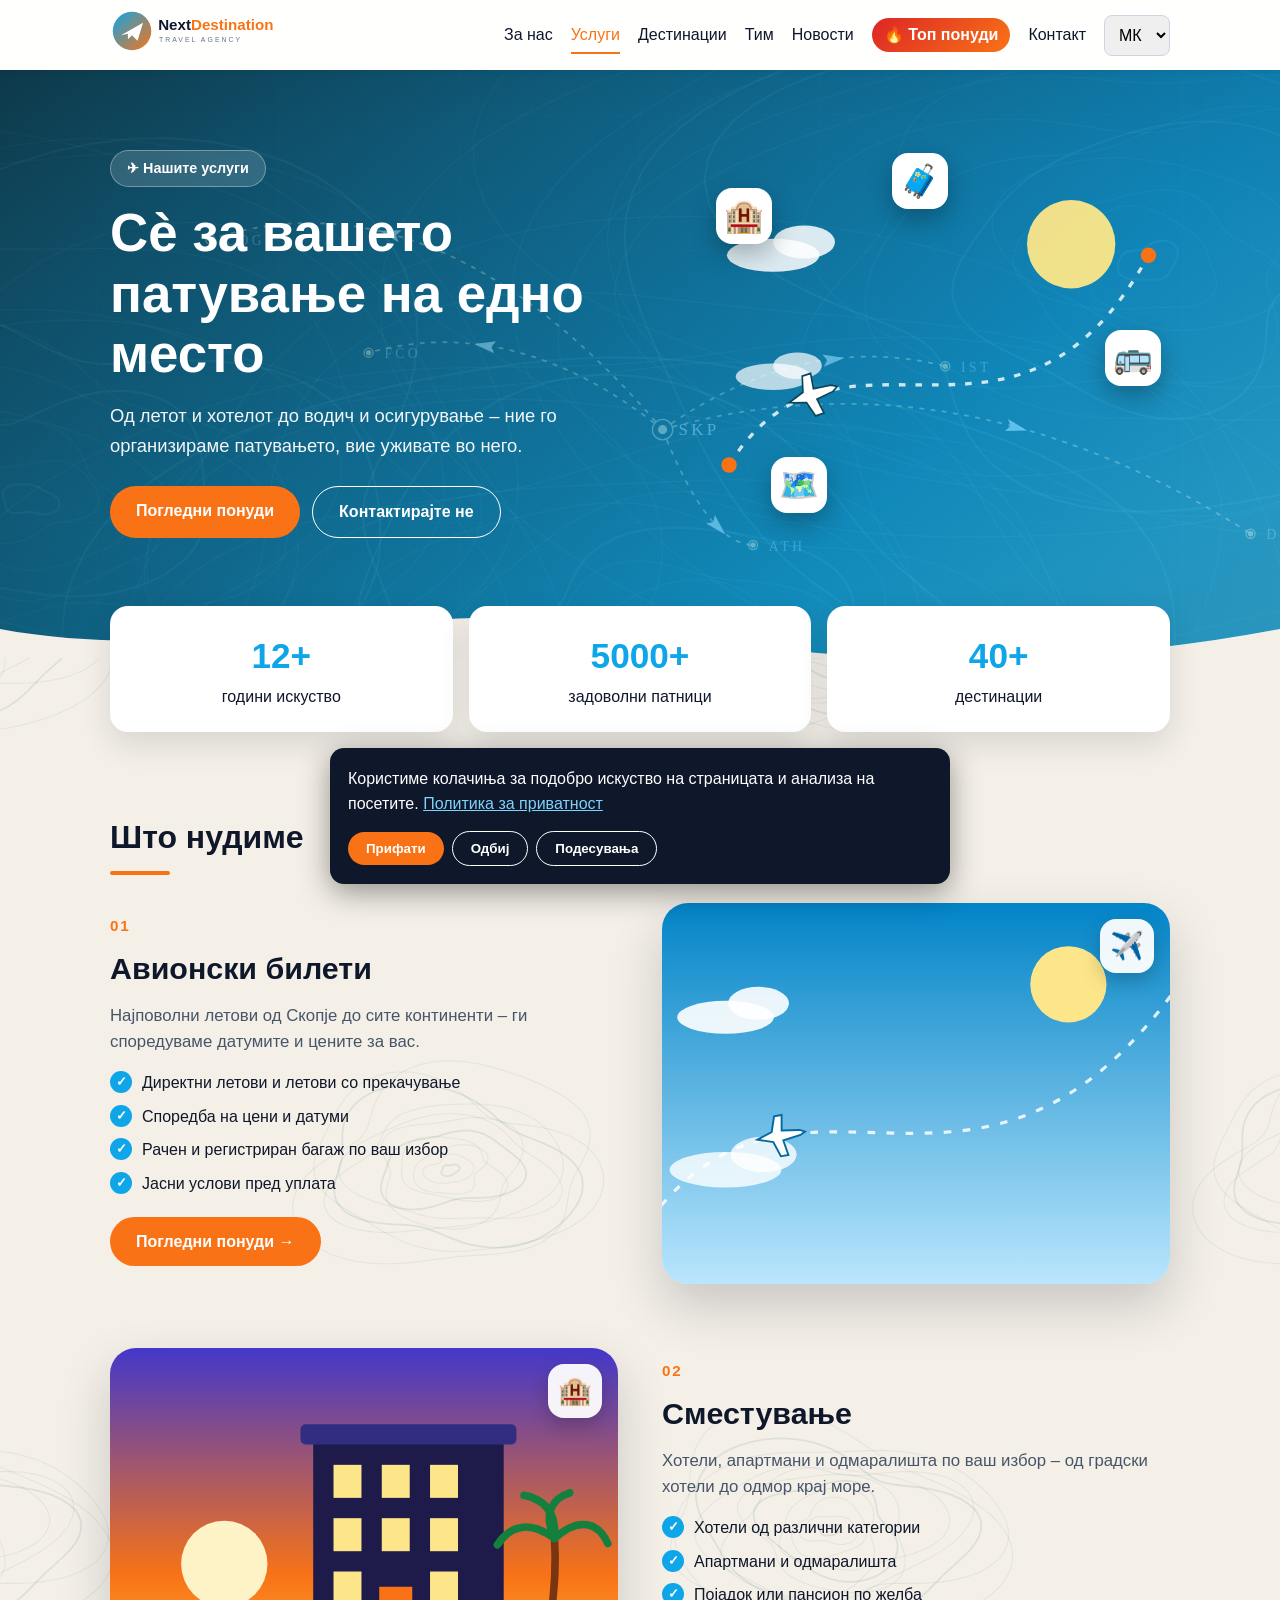
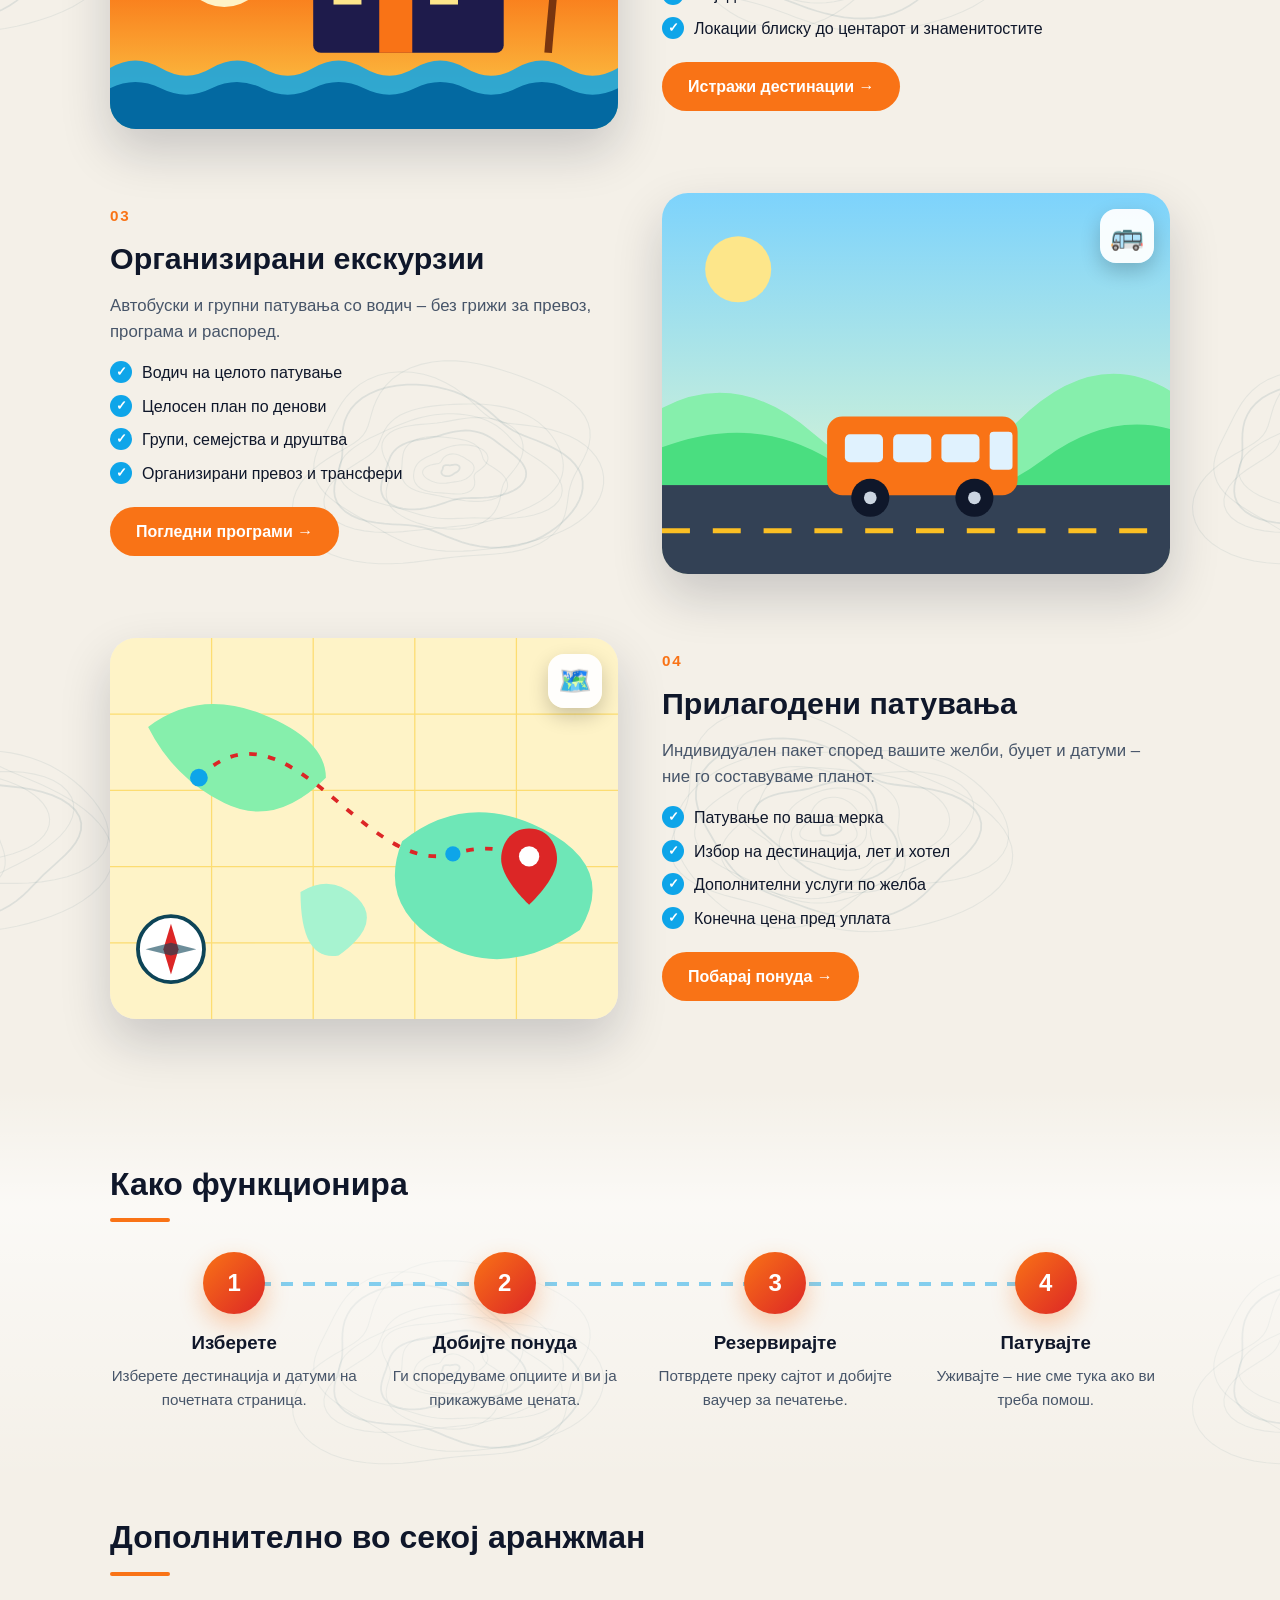
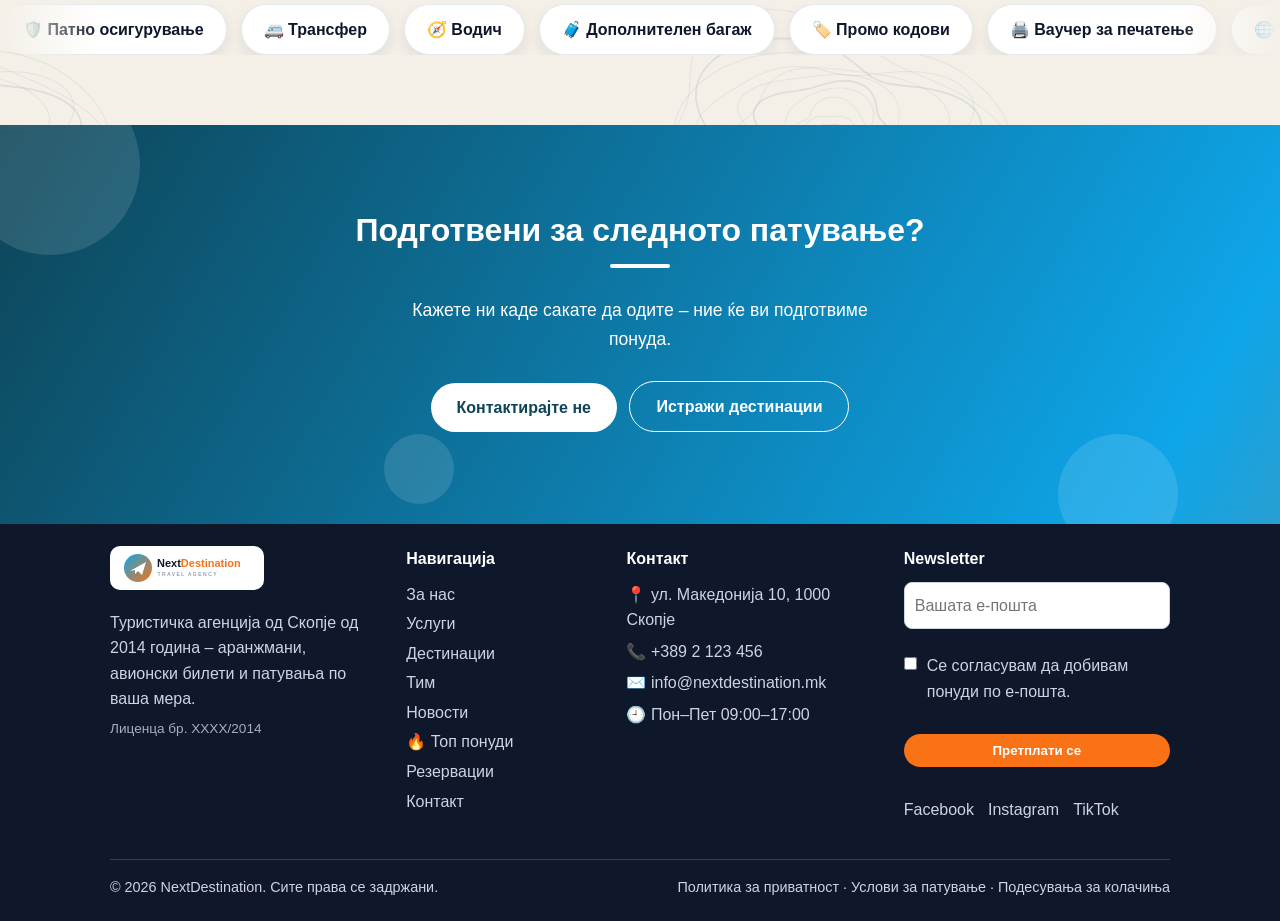
<file: .stack-data/site/services.html>
<!DOCTYPE html>
<html lang="mk">
<head>
<meta charset="UTF-8"><meta name="viewport" content="width=device-width, initial-scale=1">
<title>Услуги – NextDestination</title>
<meta name="description" content="Авионски билети, сместување, организирани екскурзии и прилагодени патувања.">
<link rel="canonical" href="https://nextdestination.mk/services.html">
<meta name="theme-color" content="#0ea5e9">
<meta property="og:type" content="website"><meta property="og:site_name" content="NextDestination"><meta property="og:title" content="Услуги – NextDestination"><meta property="og:description" content="Авионски билети, сместување, организирани екскурзии и прилагодени патувања."><meta property="og:url" content="https://nextdestination.mk/services.html"><meta property="og:image" content="https://nextdestination.mk/img/logo.svg"><meta property="og:locale" content="mk_MK"><meta property="og:locale:alternate" content="en_GB"><meta property="og:locale:alternate" content="sq_AL">
<link rel="icon" href="img/logo.svg">
<link rel="stylesheet" href="css/style.css">
</head>
<body data-page="services">
<a class="skip" href="#main" data-i18n="skip"></a>
<header class="nav"><div class="wrap nav-in">
 <a href="index.html"><img src="img/logo.svg" alt="NextDestination" height="44"></a>
 <button type="button" id="burger" aria-label="menu">☰</button>
 <nav id="menu">
  <a href="about.html" data-i18n="nav_about"></a><a href="services.html" class="active" data-i18n="nav_services"></a>
  <a href="destinations.html" data-i18n="nav_dest"></a><a href="team.html" data-i18n="nav_team"></a>
  <a href="blog.html" data-i18n="nav_blog"></a><a href="offers.html" class="hot" data-i18n="nav_offers"></a><a href="contact.html" data-i18n="nav_contact"></a>
  <select id="lang" aria-label="Language"><option value="mk">МК</option><option value="en">EN</option><option value="sq">SQ</option></select>
 </nav></div></header>
<main id="main">

<section class="banner sv-hero" id="svhero"><div class="wrap sv-hero-in">
 <div class="sv-hero-txt"><span class="sv-kicker" data-i18n="sv_kick"></span><h1 data-i18n="sv_h"></h1><p data-i18n="sv_sub"></p>
  <div class="sv-hero-cta"><a class="btn pulse" href="offers.html" data-i18n="sv_cta1"></a><a class="btn ghost" href="contact.html" data-i18n="sv_cta2"></a></div></div>
 <div class="sv-hero-art" aria-hidden="true">
  <svg viewBox="0 0 420 320" class="sv-svg">
   <circle cx="330" cy="70" r="40" fill="#fde68a" opacity=".95" class="sun"/>
   <g class="cloud c1"><ellipse cx="60" cy="80" rx="42" ry="15" fill="#fff" opacity=".85"/><ellipse cx="88" cy="68" rx="28" ry="15" fill="#fff" opacity=".85"/></g>
   <g class="cloud c2"><ellipse cx="60" cy="190" rx="34" ry="12" fill="#fff" opacity=".7"/><ellipse cx="82" cy="180" rx="22" ry="12" fill="#fff" opacity=".7"/></g>
   <path id="hr" d="M20 270 C120 110 280 300 400 80" fill="none" stroke="#fff" stroke-width="3" stroke-dasharray="6 10" class="draw" opacity=".8"/>
   <circle cx="20" cy="270" r="7" fill="#f97316"/><circle cx="400" cy="80" r="7" fill="#f97316"/>
   <g><path d="M-22 0 L-7 -5 L-3 -19 L5 -19 L3 -5 L19 -3 L24 0 L19 3 L3 5 L5 19 L-3 19 L-7 5 Z" fill="#fff" stroke="#0d4457" stroke-width="1.5"/><animateMotion dur="7s" repeatCount="indefinite" rotate="auto"><mpath href="#hr"/></animateMotion></g>
  </svg>
  <span class="chipfx f1">🏨</span><span class="chipfx f2">🚌</span><span class="chipfx f3">🗺️</span><span class="chipfx f4">🧳</span>
 </div></div>
 <svg class="sv-wave" viewBox="0 0 1440 60" preserveAspectRatio="none" aria-hidden="true"><path d="M0 30 C240 70 480 -10 720 30 S1200 70 1440 30 V60 H0Z" fill="#f4f0e8"/></svg>
</section>

<section class="wrap sv-statswrap"><ul class="stats sv-stats">
 <li><b>12+</b><span data-i18n="st1"></span></li><li><b>5000+</b><span data-i18n="st2"></span></li><li><b>40+</b><span data-i18n="st3"></span></li>
</ul></section>

<section id="services" class="wrap sec"><h2 data-i18n="sv_h2a"></h2>
 <div class="sv-rows">
  <article class="sv-row" data-anim><div class="sv-txt" data-s="0"></div><div class="sv-vis sv-v1" aria-hidden="true">
   <svg viewBox="0 0 400 300" class="sv-svg"><defs><linearGradient id="sk1" x1="0" y1="0" x2="0" y2="1"><stop offset="0" stop-color="#0284c7"/><stop offset="1" stop-color="#bae6fd"/></linearGradient></defs>
    <rect width="400" height="300" fill="url(#sk1)"/><circle cx="320" cy="64" r="30" fill="#fde68a"/>
    <g class="cloud c1"><ellipse cx="50" cy="90" rx="38" ry="13" fill="#fff" opacity=".9"/><ellipse cx="76" cy="79" rx="24" ry="13" fill="#fff" opacity=".9"/></g>
    <g class="cloud c3"><ellipse cx="50" cy="210" rx="44" ry="14" fill="#fff" opacity=".8"/><ellipse cx="80" cy="198" rx="26" ry="14" fill="#fff" opacity=".8"/></g>
    <path id="p1" d="M-10 250 C110 90 250 290 410 60" fill="none" stroke="#fff" stroke-width="2.5" stroke-dasharray="5 9" class="draw" opacity=".85"/>
    <g><path d="M-18 0 L-6 -4 L-2 -16 L4 -16 L2 -4 L16 -2 L20 0 L16 2 L2 4 L4 16 L-2 16 L-6 4 Z" fill="#fff" stroke="#0369a1" stroke-width="1.5"/><animateMotion dur="6s" repeatCount="indefinite" rotate="auto"><mpath href="#p1"/></animateMotion></g></svg>
   <span class="vbadge">✈️</span></div></article>

  <article class="sv-row rev" data-anim><div class="sv-txt" data-s="1"></div><div class="sv-vis sv-v2" aria-hidden="true">
   <svg viewBox="0 0 400 300" class="sv-svg"><defs><linearGradient id="sk2" x1="0" y1="0" x2="0" y2="1"><stop offset="0" stop-color="#4338ca"/><stop offset=".6" stop-color="#f97316"/><stop offset="1" stop-color="#fcd34d"/></linearGradient></defs>
    <rect width="400" height="300" fill="url(#sk2)"/><circle cx="90" cy="170" r="34" fill="#fef3c7" class="sun"/>
    <rect x="160" y="70" width="150" height="170" rx="6" fill="#1e1b4b"/><rect x="150" y="60" width="170" height="16" rx="4" fill="#312e81"/>
    <g fill="#fde68a"><rect class="win" x="176" y="92" width="22" height="26" style="animation-delay:0s"/><rect class="win" x="214" y="92" width="22" height="26" style="animation-delay:.9s"/><rect class="win" x="252" y="92" width="22" height="26" style="animation-delay:1.8s"/>
     <rect class="win" x="176" y="134" width="22" height="26" style="animation-delay:1.3s"/><rect class="win" x="214" y="134" width="22" height="26" style="animation-delay:.4s"/><rect class="win" x="252" y="134" width="22" height="26" style="animation-delay:2.2s"/>
     <rect class="win" x="176" y="176" width="22" height="26" style="animation-delay:2.6s"/><rect class="win" x="252" y="176" width="22" height="26" style="animation-delay:.6s"/></g>
    <rect x="212" y="188" width="26" height="52" fill="#f97316"/>
    <g class="palm"><path d="M345 240 C348 200 352 180 350 150" stroke="#78350f" stroke-width="6" fill="none"/><path d="M350 150 C330 135 315 140 305 155 M350 150 C370 132 385 138 392 154 M350 150 C340 128 350 118 362 114 M350 150 C352 124 336 118 326 116" stroke="#15803d" stroke-width="6" fill="none" stroke-linecap="round"/></g>
    <g class="waves"><path d="M-80 252 q20 -12 40 0 t40 0 t40 0 t40 0 t40 0 t40 0 t40 0 t40 0 t40 0 t40 0 t40 0 t40 0 V300 H-80Z" fill="#0ea5e9" opacity=".85"/></g>
    <g class="waves w2"><path d="M-80 268 q20 -10 40 0 t40 0 t40 0 t40 0 t40 0 t40 0 t40 0 t40 0 t40 0 t40 0 t40 0 t40 0 V300 H-80Z" fill="#0369a1"/></g></svg>
   <span class="vbadge">🏨</span></div></article>

  <article class="sv-row" data-anim><div class="sv-txt" data-s="2"></div><div class="sv-vis sv-v3" aria-hidden="true">
   <svg viewBox="0 0 400 300" class="sv-svg"><defs><linearGradient id="sk3" x1="0" y1="0" x2="0" y2="1"><stop offset="0" stop-color="#7dd3fc"/><stop offset="1" stop-color="#ecfccb"/></linearGradient></defs>
    <rect width="400" height="300" fill="url(#sk3)"/><circle cx="60" cy="60" r="26" fill="#fde68a"/>
    <path class="hills" d="M-40 200 Q40 120 120 190 T280 180 T440 190 V260 H-40Z" fill="#86efac"/><path class="hills h2" d="M-40 220 Q60 160 140 215 T300 210 T460 220 V260 H-40Z" fill="#4ade80"/>
    <rect y="230" width="400" height="70" fill="#334155"/><line x1="0" y1="266" x2="400" y2="266" stroke="#fbbf24" stroke-width="4" class="road"/>
    <g class="bus"><rect x="130" y="176" width="150" height="62" rx="12" fill="#f97316"/><rect x="144" y="190" width="30" height="22" rx="4" fill="#e0f2fe"/><rect x="182" y="190" width="30" height="22" rx="4" fill="#e0f2fe"/><rect x="220" y="190" width="30" height="22" rx="4" fill="#e0f2fe"/><rect x="258" y="188" width="18" height="30" rx="3" fill="#e0f2fe"/>
     <circle class="wheel" cx="164" cy="240" r="15" fill="#0f172a"/><circle class="wheel" cx="246" cy="240" r="15" fill="#0f172a"/><circle cx="164" cy="240" r="5" fill="#cbd5e1"/><circle cx="246" cy="240" r="5" fill="#cbd5e1"/></g></svg>
   <span class="vbadge">🚌</span></div></article>

  <article class="sv-row rev" data-anim><div class="sv-txt" data-s="3"></div><div class="sv-vis sv-v4" aria-hidden="true">
   <svg viewBox="0 0 400 300" class="sv-svg"><rect width="400" height="300" fill="#fef3c7"/>
    <g stroke="#fcd34d" stroke-width="1" opacity=".7"><path d="M0 60H400M0 120H400M0 180H400M0 240H400M80 0V300M160 0V300M240 0V300M320 0V300"/></g>
    <path d="M30 70 Q70 40 120 60 T170 110 Q130 150 90 130 T30 70Z" fill="#86efac"/><path d="M230 160 Q280 120 340 150 T370 230 Q310 270 260 240 T230 160Z" fill="#6ee7b7"/><path d="M150 200 Q175 185 195 205 T180 250 Q150 255 150 200Z" fill="#a7f3d0"/>
    <path id="mp" d="M70 110 C140 40 200 190 270 170 S330 210 330 190" fill="none" stroke="#dc2626" stroke-width="3" stroke-dasharray="7 9" class="draw"/>
    <circle cx="70" cy="110" r="7" fill="#0ea5e9"/><circle cx="270" cy="170" r="6" fill="#0ea5e9"/>
    <g class="pin"><path d="M330 150 c-16 0 -22 14 -22 24 c0 16 22 36 22 36 s22 -20 22 -36 c0 -10 -6 -24 -22 -24z" fill="#dc2626"/><circle cx="330" cy="172" r="8" fill="#fff"/></g>
    <g class="compass" transform="translate(48 245)"><circle r="26" fill="#fff" stroke="#0d4457" stroke-width="3"/><path d="M0 -20 L6 0 L0 20 L-6 0Z" fill="#dc2626"/><path d="M-20 0 L0 -5 L20 0 L0 5Z" fill="#0d4457" opacity=".6"/></g></svg>
   <span class="vbadge">🗺️</span></div></article>
 </div>
</section>

<section class="sv-how"><div class="wrap sec"><h2 data-i18n="sv_h2b"></h2><ol class="sv-steps" id="svsteps"></ol></div></section>

<section class="sv-marq" aria-label="extras"><div class="wrap"><h2 data-i18n="sv_h2c"></h2></div><div class="marq"><div class="track" id="svtrack"></div></div></section>

<section class="sv-cta"><span class="bub b1"></span><span class="bub b2"></span><span class="bub b3"></span><div class="wrap"><h2 data-i18n="sv_cta_t"></h2><p data-i18n="sv_cta_p"></p><a class="btn" href="contact.html" data-i18n="sv_cta2"></a> <a class="btn ghost" href="destinations.html" data-i18n="hero_cta"></a></div></section>
</main>
<footer><div class="wrap ft">
<div><img src="img/logo.svg" alt="NextDestination" height="40"><p data-i18n="ft_about"></p><p class="lic" data-i18n="ft_lic"></p></div>
<div><h4 data-i18n="ft_nav"></h4><a href="about.html" data-i18n="nav_about"></a><a href="services.html" data-i18n="nav_services"></a><a href="destinations.html" data-i18n="nav_dest"></a><a href="team.html" data-i18n="nav_team"></a><a href="blog.html" data-i18n="nav_blog"></a><a href="offers.html" data-i18n="nav_offers"></a><a href="reserve.html" data-i18n="nav_reserve"></a><a href="contact.html" data-i18n="nav_contact"></a></div>
<div><h4 data-i18n="cont_h"></h4><p>📍 <span data-i18n="addr"></span></p><p>📞 <a href="tel:+3892123456">+389 2 123 456</a></p><p>✉️ <a href="mailto:info@nextdestination.mk">info@nextdestination.mk</a></p><p>🕘 <span data-i18n="hours"></span></p></div>
<div><h4 data-i18n="nl_h"></h4><form id="nl" novalidate><label class="vh" for="nle" data-i18n="nl_ph"></label><input id="nle" type="email" autocomplete="email" data-ph="nl_ph"><label class="chk"><input type="checkbox" id="nlc"><span data-i18n="nl_consent"></span></label><button type="submit" class="btn" data-i18n="nl_btn"></button><p id="nls" role="status" aria-live="polite"></p></form>
<p class="soc"><a href="https://www.facebook.com/" target="_blank" rel="noopener">Facebook</a><a href="https://www.instagram.com/" target="_blank" rel="noopener">Instagram</a><a href="https://www.tiktok.com/" target="_blank" rel="noopener">TikTok</a></p></div>
<div class="fb"><span>© 2026 NextDestination. <span data-i18n="rights"></span></span><span><a href="privacy.html" data-i18n="l_priv"></a> · <a href="terms.html" data-i18n="l_terms"></a> · <a href="#" id="cookieLink" data-i18n="c_manage"></a></span></div>
</div></footer>

<div id="cookie" role="dialog" aria-label="Cookies" hidden><p><span data-i18n="c_text"></span> <a href="privacy.html" data-i18n="c_pol"></a></p>
 <button type="button" class="btn" id="acc" data-i18n="c_acc"></button><button type="button" class="btn ghost" id="rej" data-i18n="c_rej"></button><button class="btn ghost" id="cset" type="button" data-i18n="c_set"></button></div>
<script src="js/i18n.js"></script><script src="js/dest.js"></script><script src="js/main.js"></script><script src="js/services.js"></script>
<script src="js/extra.js"></script>
<script src="js/motion.js"></script>
</body></html>
</file>
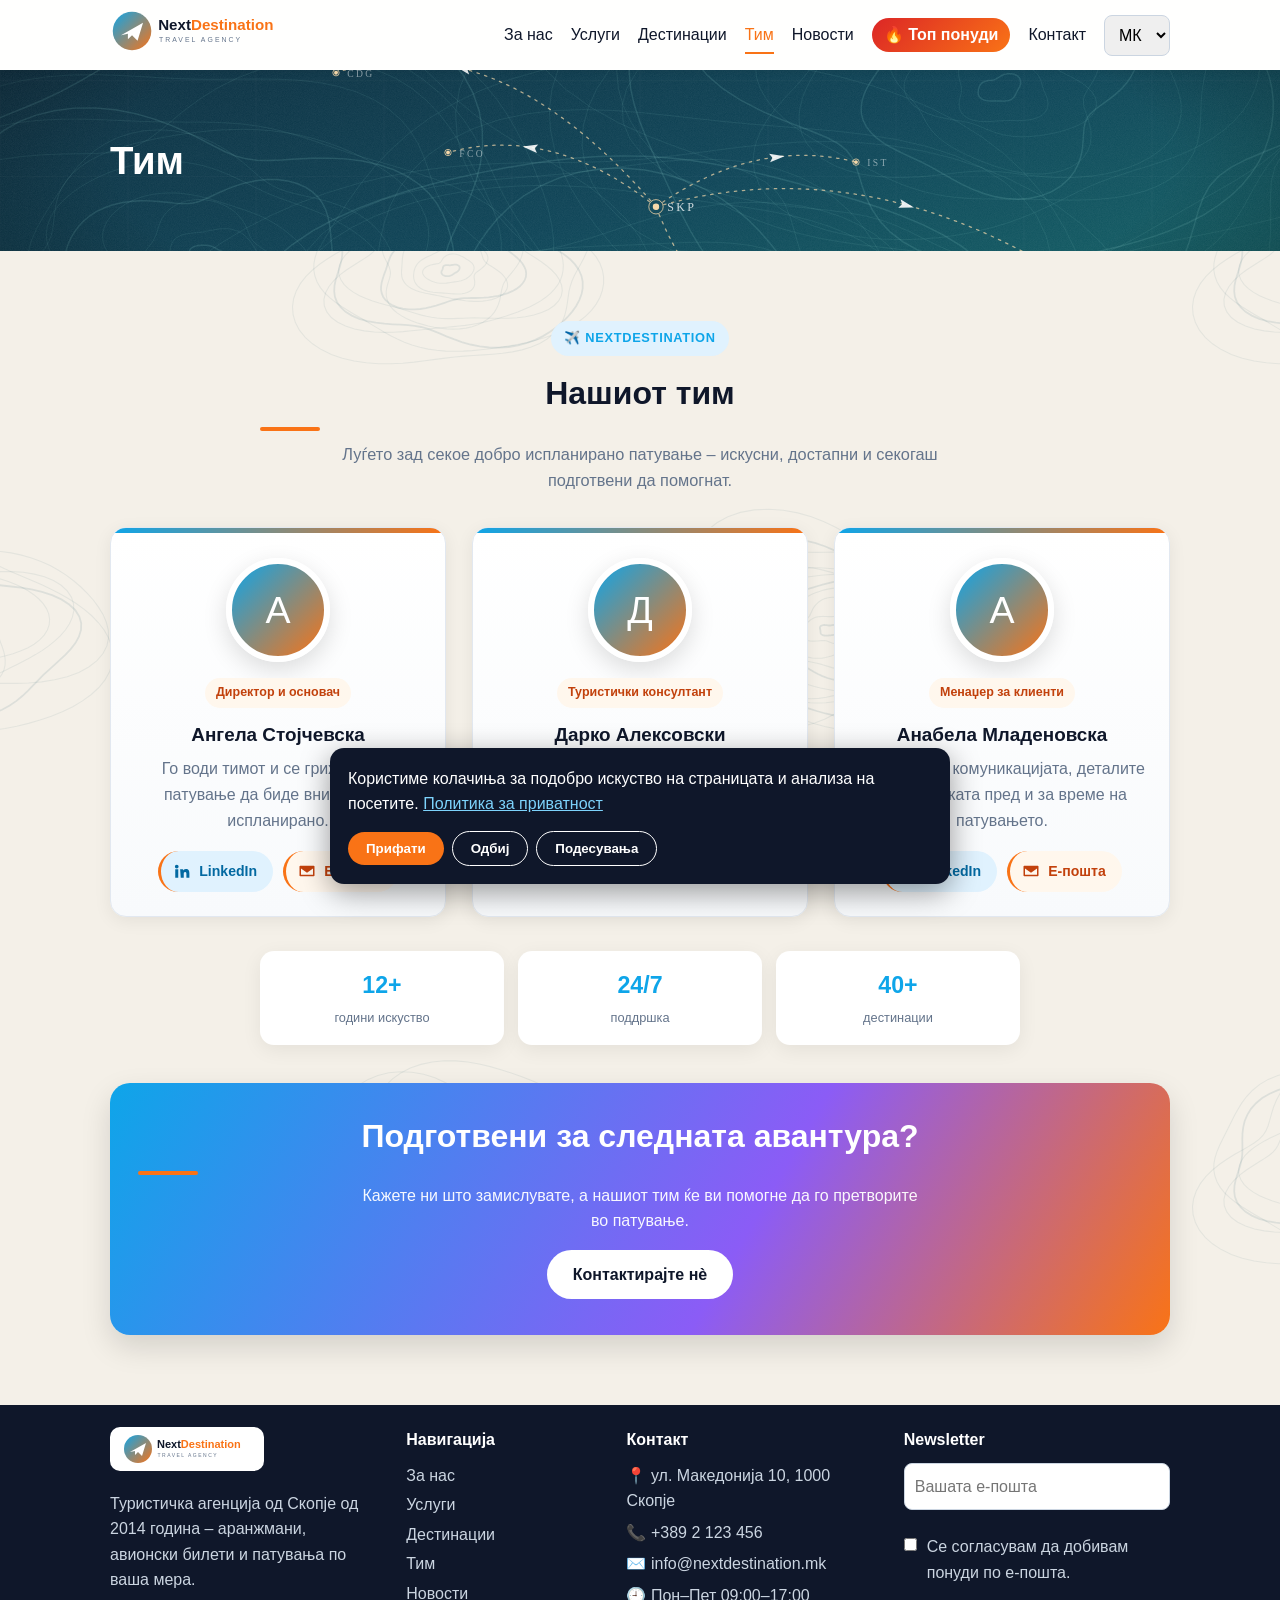
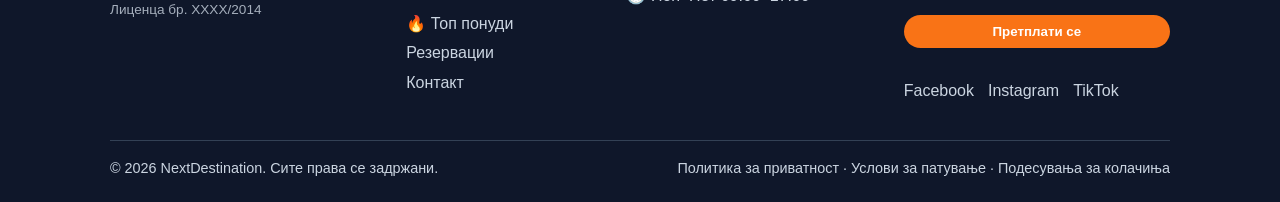
<file: .stack-data/site/team.html>
<!DOCTYPE html>
<html lang="mk">
<head>
<meta charset="UTF-8"><meta name="viewport" content="width=device-width, initial-scale=1">
<title>Тим – NextDestination</title>
<meta name="description" content="Запознајте го тимот на NextDestination: консултанти и менаџери за вашето следно патување.">
<link rel="canonical" href="https://nextdestination.mk/team.html">
<meta name="theme-color" content="#0ea5e9">
<meta property="og:type" content="website"><meta property="og:site_name" content="NextDestination"><meta property="og:title" content="Тим – NextDestination"><meta property="og:description" content="Запознајте го тимот на NextDestination: консултанти и менаџери за вашето следно патување."><meta property="og:url" content="https://nextdestination.mk/team.html"><meta property="og:image" content="https://nextdestination.mk/img/logo.svg"><meta property="og:locale" content="mk_MK"><meta property="og:locale:alternate" content="en_GB"><meta property="og:locale:alternate" content="sq_AL">
<link rel="icon" href="img/logo.svg">
<link rel="stylesheet" href="css/style.css">
</head>
<body data-page="team">
<a class="skip" href="#main" data-i18n="skip"></a>
<header class="nav"><div class="wrap nav-in">
 <a href="index.html"><img src="img/logo.svg" alt="NextDestination" height="44"></a>
 <button type="button" id="burger" aria-label="menu">☰</button>
 <nav id="menu">
  <a href="about.html" data-i18n="nav_about"></a><a href="services.html" data-i18n="nav_services"></a>
  <a href="destinations.html" data-i18n="nav_dest"></a><a href="team.html" class="active" data-i18n="nav_team"></a>
  <a href="blog.html" data-i18n="nav_blog"></a><a href="offers.html" class="hot" data-i18n="nav_offers"></a><a href="contact.html" data-i18n="nav_contact"></a>
  <select id="lang" aria-label="Language"><option value="mk">МК</option><option value="en">EN</option><option value="sq">SQ</option></select>
 </nav></div></header>
<main id="main">

<section class="banner"><div class="wrap"><h1 data-i18n="nav_team"></h1></div></section><section id="team" class="alt"><div class="wrap sec">
 <div class="team-intro">
  <span class="eyebrow">✈️ NextDestination</span>
  <h2 data-i18n="team_h"></h2>
  <p data-i18n="team_intro"></p>
 </div>
 <div class="cards team-grid">
  <article class="card tm team-card">
   <div class="av">А</div>
   <span class="team-role" data-i18n="t1"></span>
   <h3>Ангела Стојчевска</h3>
   <p data-i18n="t1_p"></p>
   <div class="team-links" data-name="Angela Stojcevska" data-mk="Ангела Стојчевска">
    <a class="tl li" href="https://www.linkedin.com/search/results/people/?keywords=Angela%20Stojcevska" target="_blank" rel="noopener noreferrer"><svg viewBox="0 0 24 24" aria-hidden="true"><path d="M4.98 3.5a2.5 2.5 0 1 1 0 5 2.5 2.5 0 0 1 0-5zM3 9.75h4V21H3zM9.5 9.75h3.8v1.6h.06c.53-1 1.82-2.06 3.75-2.06 4 0 4.74 2.64 4.74 6.07V21h-4v-4.9c0-1.17-.02-2.67-1.63-2.67-1.63 0-1.88 1.27-1.88 2.58V21h-4z"/></svg><span data-i18n="tm_li">LinkedIn</span></a><a class="tl ml" href="mailto:info@nextdestination.mk?subject=NextDestination%20%E2%80%93%20%D0%90%D0%BD%D0%B3%D0%B5%D0%BB%D0%B0%20%D0%A1%D1%82%D0%BE%D1%98%D1%87%D0%B5%D0%B2%D1%81%D0%BA%D0%B0"><svg viewBox="0 0 24 24" aria-hidden="true"><path d="M3 5h18a1 1 0 0 1 1 1v12a1 1 0 0 1-1 1H3a1 1 0 0 1-1-1V6a1 1 0 0 1 1-1zm9 7.2L4.6 7v.1L12 12.2 19.4 7.1V7zM4 8.7V17h16V8.7l-8 5.5z"/></svg><span data-i18n="tm_mail">E-mail</span></a>
   </div>
  </article>
  <article class="card tm team-card">
   <div class="av">Д</div>
   <span class="team-role" data-i18n="t2"></span>
   <h3>Дарко Алексовски</h3>
   <p data-i18n="t2_p"></p>
   <div class="team-links" data-name="Darko Aleksovski" data-mk="Дарко Алексовски">
    <a class="tl li" href="https://www.linkedin.com/search/results/people/?keywords=Darko%20Aleksovski" target="_blank" rel="noopener noreferrer"><svg viewBox="0 0 24 24" aria-hidden="true"><path d="M4.98 3.5a2.5 2.5 0 1 1 0 5 2.5 2.5 0 0 1 0-5zM3 9.75h4V21H3zM9.5 9.75h3.8v1.6h.06c.53-1 1.82-2.06 3.75-2.06 4 0 4.74 2.64 4.74 6.07V21h-4v-4.9c0-1.17-.02-2.67-1.63-2.67-1.63 0-1.88 1.27-1.88 2.58V21h-4z"/></svg><span data-i18n="tm_li">LinkedIn</span></a><a class="tl ml" href="mailto:info@nextdestination.mk?subject=NextDestination%20%E2%80%93%20%D0%94%D0%B0%D1%80%D0%BA%D0%BE%20%D0%90%D0%BB%D0%B5%D0%BA%D1%81%D0%BE%D0%B2%D1%81%D0%BA%D0%B8"><svg viewBox="0 0 24 24" aria-hidden="true"><path d="M3 5h18a1 1 0 0 1 1 1v12a1 1 0 0 1-1 1H3a1 1 0 0 1-1-1V6a1 1 0 0 1 1-1zm9 7.2L4.6 7v.1L12 12.2 19.4 7.1V7zM4 8.7V17h16V8.7l-8 5.5z"/></svg><span data-i18n="tm_mail">E-mail</span></a>
   </div>
  </article>
  <article class="card tm team-card">
   <div class="av">А</div>
   <span class="team-role" data-i18n="t3"></span>
   <h3>Анабела Младеновска</h3>
   <p data-i18n="t3_p"></p>
   <div class="team-links" data-name="Anabela Mladenovska" data-mk="Анабела Младеновска">
    <a class="tl li" href="https://www.linkedin.com/search/results/people/?keywords=Anabela%20Mladenovska" target="_blank" rel="noopener noreferrer"><svg viewBox="0 0 24 24" aria-hidden="true"><path d="M4.98 3.5a2.5 2.5 0 1 1 0 5 2.5 2.5 0 0 1 0-5zM3 9.75h4V21H3zM9.5 9.75h3.8v1.6h.06c.53-1 1.82-2.06 3.75-2.06 4 0 4.74 2.64 4.74 6.07V21h-4v-4.9c0-1.17-.02-2.67-1.63-2.67-1.63 0-1.88 1.27-1.88 2.58V21h-4z"/></svg><span data-i18n="tm_li">LinkedIn</span></a><a class="tl ml" href="mailto:info@nextdestination.mk?subject=NextDestination%20%E2%80%93%20%D0%90%D0%BD%D0%B0%D0%B1%D0%B5%D0%BB%D0%B0%20%D0%9C%D0%BB%D0%B0%D0%B4%D0%B5%D0%BD%D0%BE%D0%B2%D1%81%D0%BA%D0%B0"><svg viewBox="0 0 24 24" aria-hidden="true"><path d="M3 5h18a1 1 0 0 1 1 1v12a1 1 0 0 1-1 1H3a1 1 0 0 1-1-1V6a1 1 0 0 1 1-1zm9 7.2L4.6 7v.1L12 12.2 19.4 7.1V7zM4 8.7V17h16V8.7l-8 5.5z"/></svg><span data-i18n="tm_mail">E-mail</span></a>
   </div>
  </article>
 </div>
 <div class="team-stat">
  <div><b>12+</b><span data-i18n="team_stat1"></span></div>
  <div><b>24/7</b><span data-i18n="team_stat2"></span></div>
  <div><b>40+</b><span data-i18n="team_stat3"></span></div>
 </div>
 <div class="team-cta">
  <h2 data-i18n="team_cta_h"></h2>
  <p data-i18n="team_cta_p"></p>
  <a class="btn" href="contact.html" data-i18n="team_cta_b"></a>
 </div>
 </div></section></main>
<footer><div class="wrap ft">
<div><img src="img/logo.svg" alt="NextDestination" height="40"><p data-i18n="ft_about"></p><p class="lic" data-i18n="ft_lic"></p></div>
<div><h4 data-i18n="ft_nav"></h4><a href="about.html" data-i18n="nav_about"></a><a href="services.html" data-i18n="nav_services"></a><a href="destinations.html" data-i18n="nav_dest"></a><a href="team.html" data-i18n="nav_team"></a><a href="blog.html" data-i18n="nav_blog"></a><a href="offers.html" data-i18n="nav_offers"></a><a href="reserve.html" data-i18n="nav_reserve"></a><a href="contact.html" data-i18n="nav_contact"></a></div>
<div><h4 data-i18n="cont_h"></h4><p>📍 <span data-i18n="addr"></span></p><p>📞 <a href="tel:+3892123456">+389 2 123 456</a></p><p>✉️ <a href="mailto:info@nextdestination.mk">info@nextdestination.mk</a></p><p>🕘 <span data-i18n="hours"></span></p></div>
<div><h4 data-i18n="nl_h"></h4><form id="nl" novalidate><label class="vh" for="nle" data-i18n="nl_ph"></label><input id="nle" type="email" autocomplete="email" data-ph="nl_ph"><label class="chk"><input type="checkbox" id="nlc"><span data-i18n="nl_consent"></span></label><button type="submit" class="btn" data-i18n="nl_btn"></button><p id="nls" role="status" aria-live="polite"></p></form>
<p class="soc"><a href="https://www.facebook.com/" target="_blank" rel="noopener">Facebook</a><a href="https://www.instagram.com/" target="_blank" rel="noopener">Instagram</a><a href="https://www.tiktok.com/" target="_blank" rel="noopener">TikTok</a></p></div>
<div class="fb"><span>© 2026 NextDestination. <span data-i18n="rights"></span></span><span><a href="privacy.html" data-i18n="l_priv"></a> · <a href="terms.html" data-i18n="l_terms"></a> · <a href="#" id="cookieLink" data-i18n="c_manage"></a></span></div>
</div></footer>

<div id="cookie" role="dialog" aria-label="Cookies" hidden><p><span data-i18n="c_text"></span> <a href="privacy.html" data-i18n="c_pol"></a></p>
 <button type="button" class="btn" id="acc" data-i18n="c_acc"></button><button type="button" class="btn ghost" id="rej" data-i18n="c_rej"></button><button class="btn ghost" id="cset" type="button" data-i18n="c_set"></button></div>
<script src="js/i18n.js"></script><script src="js/dest.js"></script><script src="js/main.js"></script><script src="js/team.js"></script>
<script src="js/extra.js"></script>
<script src="js/motion.js"></script>
</body></html>
</file>
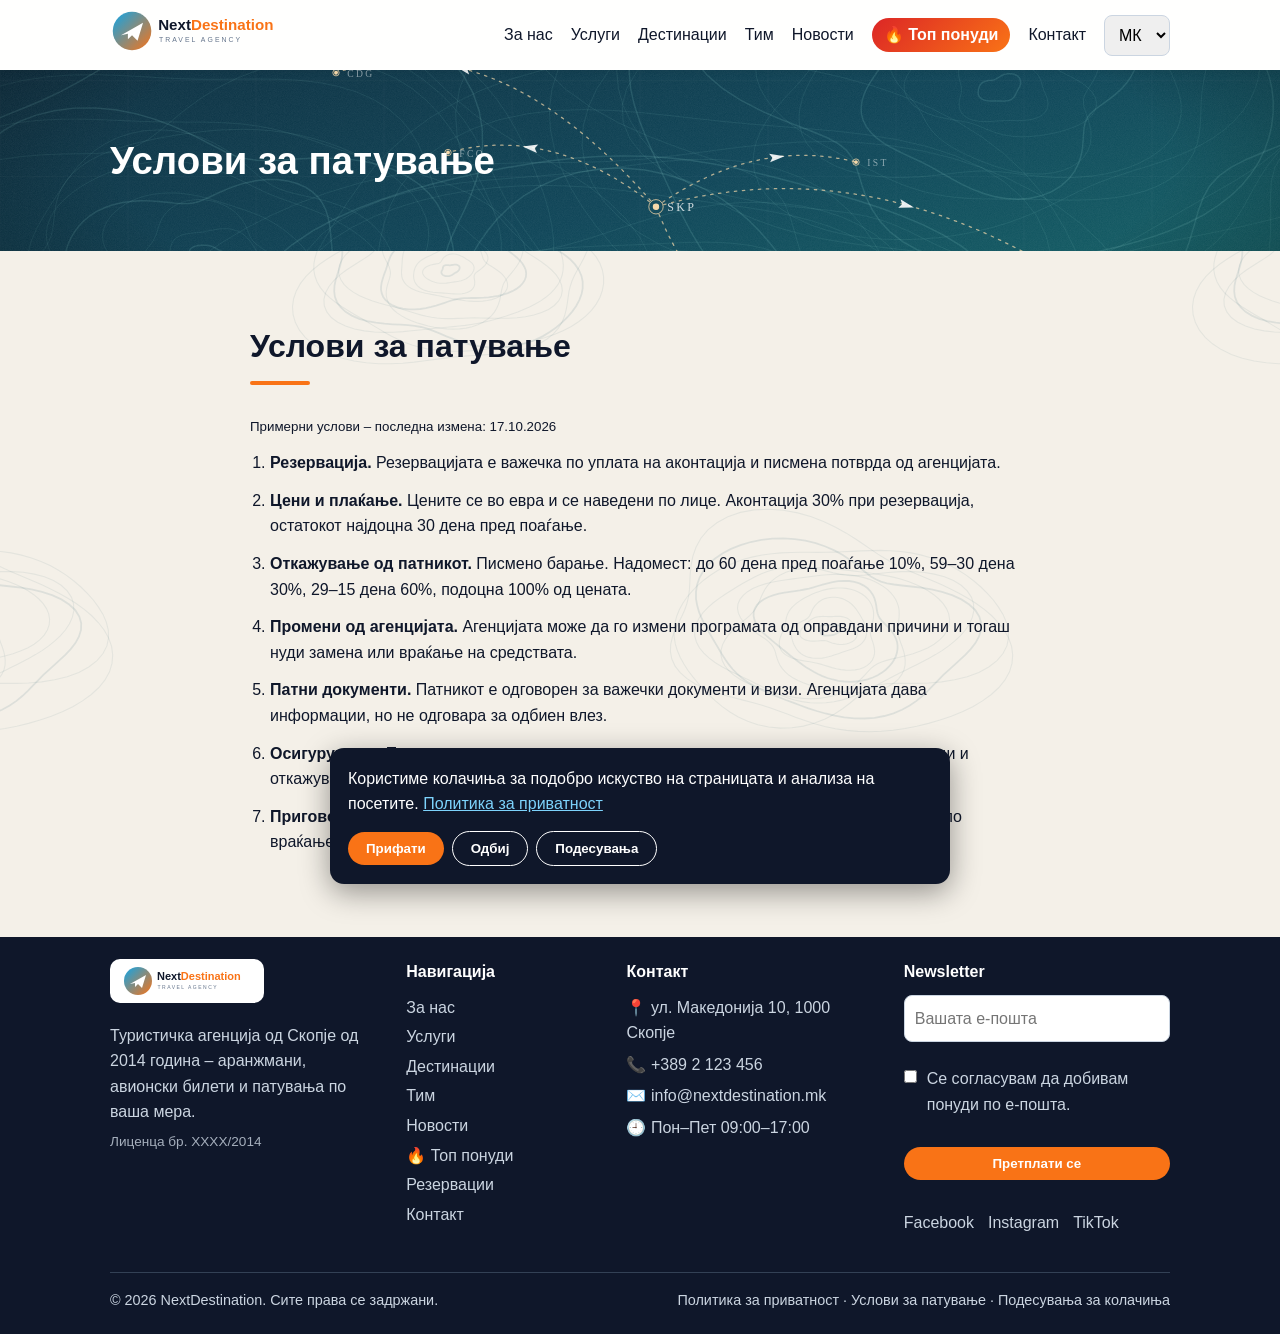
<file: .stack-data/site/terms.html>
<!DOCTYPE html>
<html lang="mk">
<head>
<meta charset="UTF-8"><meta name="viewport" content="width=device-width, initial-scale=1">
<title>Услови за патување – NextDestination</title>
<meta name="description" content="Услови за резервација, плаќање, откажување и одговорност.">
<link rel="canonical" href="https://nextdestination.mk/terms.html">
<meta name="theme-color" content="#0ea5e9">
<meta property="og:type" content="website"><meta property="og:site_name" content="NextDestination"><meta property="og:title" content="Услови за патување – NextDestination"><meta property="og:description" content="Услови за резервација, плаќање, откажување и одговорност."><meta property="og:url" content="https://nextdestination.mk/terms.html"><meta property="og:image" content="https://nextdestination.mk/img/logo.svg"><meta property="og:locale" content="mk_MK"><meta property="og:locale:alternate" content="en_GB"><meta property="og:locale:alternate" content="sq_AL">
<link rel="icon" href="img/logo.svg">
<link rel="stylesheet" href="css/style.css">
</head>
<body data-page="terms">
<a class="skip" href="#main" data-i18n="skip"></a>
<header class="nav"><div class="wrap nav-in">
 <a href="index.html"><img src="img/logo.svg" alt="NextDestination" height="44"></a>
 <button type="button" id="burger" aria-label="menu">☰</button>
 <nav id="menu">
  <a href="about.html" data-i18n="nav_about"></a><a href="services.html" data-i18n="nav_services"></a>
  <a href="destinations.html" data-i18n="nav_dest"></a><a href="team.html" data-i18n="nav_team"></a>
  <a href="blog.html" data-i18n="nav_blog"></a><a href="offers.html" class="hot" data-i18n="nav_offers"></a><a href="contact.html" data-i18n="nav_contact"></a>
  <select id="lang" aria-label="Language"><option value="mk">МК</option><option value="en">EN</option><option value="sq">SQ</option></select>
 </nav></div></header>
<main id="main">
<section class="banner"><div class="wrap"><h1 data-i18n="l_terms"></h1></div></section><section class="wrap sec legal"><div class="lg lg-mk"><h2>Услови за патување</h2><p><small>Примерни услови – последна измена: 17.10.2026</small></p><ol><li><b>Резервација.</b> Резервацијата е важечка по уплата на аконтација и писмена потврда од агенцијата.</li><li><b>Цени и плаќање.</b> Цените се во евра и се наведени по лице. Аконтација 30% при резервација, остатокот најдоцна 30 дена пред поаѓање.</li><li><b>Откажување од патникот.</b> Писмено барање. Надомест: до 60 дена пред поаѓање 10%, 59–30 дена 30%, 29–15 дена 60%, подоцна 100% од цената.</li><li><b>Промени од агенцијата.</b> Агенцијата може да го измени програмата од оправдани причини и тогаш нуди замена или враќање на средствата.</li><li><b>Патни документи.</b> Патникот е одговорен за важечки документи и визи. Агенцијата дава информации, но не одговара за одбиен влез.</li><li><b>Осигурување.</b> Препорачуваме патничко осигурување со покритие за здравствени трошоци и откажување.</li><li><b>Приговори.</b> Приговор се доставува писмено на info@nextdestination.mk најдоцна 15 дена по враќањето. Се применуваат прописите на Република Северна Македонија.</li></ol></div><div class="lg lg-en"><h2>Travel terms</h2><p><small>Sample terms – last updated: 17.10.2026</small></p><ol><li><b>Booking.</b> A booking is valid after a deposit is paid and the agency confirms in writing.</li><li><b>Prices and payment.</b> Prices are in euros per person. 30% deposit at booking, the balance no later than 30 days before departure.</li><li><b>Cancellation by the traveler.</b> Written request. Fee: up to 60 days before departure 10%, 59–30 days 30%, 29–15 days 60%, later 100% of the price.</li><li><b>Changes by the agency.</b> The agency may change the programme for justified reasons and then offers a replacement or a refund.</li><li><b>Travel documents.</b> The traveler is responsible for valid documents and visas. The agency provides information but is not liable for refused entry.</li><li><b>Insurance.</b> We recommend travel insurance covering medical costs and cancellation.</li><li><b>Complaints.</b> Send complaints in writing to info@nextdestination.mk within 15 days of return. The laws of the Republic of North Macedonia apply.</li></ol></div><div class="lg lg-sq"><h2>Kushtet e udhëtimit</h2><p><small>Kushte shembull – përditësuar: 17.10.2026</small></p><ol><li><b>Rezervimi.</b> Rezervimi është i vlefshëm pas pagesës së paradhënies dhe konfirmimit me shkrim nga agjencia.</li><li><b>Çmimet dhe pagesa.</b> Çmimet janë në euro për person. Paradhënie 30% gjatë rezervimit, pjesa tjetër jo më vonë se 30 ditë para nisjes.</li><li><b>Anulimi nga udhëtari.</b> Kërkesë me shkrim. Tarifa: deri 60 ditë para nisjes 10%, 59–30 ditë 30%, 29–15 ditë 60%, më vonë 100% e çmimit.</li><li><b>Ndryshimet nga agjencia.</b> Agjencia mund ta ndryshojë programin për arsye të justifikuara dhe ofron zëvendësim ose kthim parash.</li><li><b>Dokumentet e udhëtimit.</b> Udhëtari është përgjegjës për dokumente dhe viza të vlefshme. Agjencia jep informacion, por nuk përgjigjet për refuzim hyrjeje.</li><li><b>Sigurimi.</b> Rekomandojmë sigurim udhëtimi që mbulon shpenzimet mjekësore dhe anulimin.</li><li><b>Ankesat.</b> Ankesat dërgohen me shkrim te info@nextdestination.mk brenda 15 ditëve pas kthimit. Zbatohen ligjet e Republikës së Maqedonisë së Veriut.</li></ol></div></section>
</main>
<footer><div class="wrap ft">
<div><img src="img/logo.svg" alt="NextDestination" height="40"><p data-i18n="ft_about"></p><p class="lic" data-i18n="ft_lic"></p></div>
<div><h4 data-i18n="ft_nav"></h4><a href="about.html" data-i18n="nav_about"></a><a href="services.html" data-i18n="nav_services"></a><a href="destinations.html" data-i18n="nav_dest"></a><a href="team.html" data-i18n="nav_team"></a><a href="blog.html" data-i18n="nav_blog"></a><a href="offers.html" data-i18n="nav_offers"></a><a href="reserve.html" data-i18n="nav_reserve"></a><a href="contact.html" data-i18n="nav_contact"></a></div>
<div><h4 data-i18n="cont_h"></h4><p>📍 <span data-i18n="addr"></span></p><p>📞 <a href="tel:+3892123456">+389 2 123 456</a></p><p>✉️ <a href="mailto:info@nextdestination.mk">info@nextdestination.mk</a></p><p>🕘 <span data-i18n="hours"></span></p></div>
<div><h4 data-i18n="nl_h"></h4><form id="nl" novalidate><label class="vh" for="nle" data-i18n="nl_ph"></label><input id="nle" type="email" autocomplete="email" data-ph="nl_ph"><label class="chk"><input type="checkbox" id="nlc"><span data-i18n="nl_consent"></span></label><button type="submit" class="btn" data-i18n="nl_btn"></button><p id="nls" role="status" aria-live="polite"></p></form>
<p class="soc"><a href="https://www.facebook.com/" target="_blank" rel="noopener">Facebook</a><a href="https://www.instagram.com/" target="_blank" rel="noopener">Instagram</a><a href="https://www.tiktok.com/" target="_blank" rel="noopener">TikTok</a></p></div>
<div class="fb"><span>© 2026 NextDestination. <span data-i18n="rights"></span></span><span><a href="privacy.html" data-i18n="l_priv"></a> · <a href="terms.html" data-i18n="l_terms"></a> · <a href="#" id="cookieLink" data-i18n="c_manage"></a></span></div>
</div></footer>

<div id="cookie" role="dialog" aria-label="Cookies" hidden><p><span data-i18n="c_text"></span> <a href="privacy.html" data-i18n="c_pol"></a></p>
 <button type="button" class="btn" id="acc" data-i18n="c_acc"></button><button type="button" class="btn ghost" id="rej" data-i18n="c_rej"></button><button class="btn ghost" id="cset" type="button" data-i18n="c_set"></button></div>
<script src="js/i18n.js"></script><script src="js/dest.js"></script><script src="js/main.js"></script><script src="js/extra.js"></script>
<script src="js/motion.js"></script>
</body></html>
</file>
<file: .stack-data/site/css/style.css>
:root{--p:#0ea5e9;--o:#f97316;--d:#0f172a;--m:#64748b;--bg:#f8fafc}
*{box-sizing:border-box;margin:0}html{scroll-behavior:smooth}
body{font-family:'Segoe UI',Arial,sans-serif;color:var(--d);background:#f4f0e8 url(../img/bg/topo.svg) center top/900px 900px repeat;line-height:1.6}
.wrap{max-width:1100px;margin:auto;padding:0 20px}.sec{padding:70px 20px}.alt{background:var(--bg)}
h2{font-size:2rem;margin-bottom:28px}h2:after{content:"";display:block;width:60px;height:4px;background:var(--o);margin-top:8px;border-radius:4px}
.nav{position:sticky;top:0;background:#fffffff2;backdrop-filter:blur(8px);z-index:10;box-shadow:0 1px 8px #0001}
.nav-in{display:flex;justify-content:space-between;align-items:center;height:70px}
nav{display:flex;gap:18px;align-items:center}nav a{color:var(--d);text-decoration:none;font-weight:500}nav a:hover{color:var(--p)}
#burger{display:none;background:none;border:0;font-size:1.6rem}
select,input,textarea{padding:10px;border:1px solid #cbd5e1;border-radius:8px;font:inherit;width:100%}nav select{width:auto}
.hero{min-height:80vh;display:flex;align-items:center;color:#fff;background:linear-gradient(120deg,#0f172acc,#0ea5e980),url(https://images.unsplash.com/photo-1507525428034-b723cf961d3e?w=1600) center/cover,#0f172a}
.hero h1{font-size:clamp(2rem,6vw,3.6rem);max-width:700px}.hero p{margin:16px 0 28px;font-size:1.2rem;max-width:560px}
.btn{display:inline-block;background:var(--o);color:#fff;border:0;padding:12px 26px;border-radius:30px;font-weight:600;cursor:pointer;text-decoration:none}.btn:hover{filter:brightness(.92)}
.btn.ghost{background:transparent;border:1px solid #fff}
.grid2{display:grid;grid-template-columns:1fr 1fr;gap:36px;align-items:start}
.stats{list-style:none;display:flex;gap:16px;padding:0}.stats li{flex:1;text-align:center;background:var(--bg);padding:18px;border-radius:12px}.stats b{display:block;font-size:1.8rem;color:var(--p)}
.cards{display:grid;grid-template-columns:repeat(auto-fit,minmax(240px,1fr));gap:22px}
.card{background:#fff;padding:24px;border-radius:16px;box-shadow:0 4px 18px #0001;transition:.25s}.card:hover{transform:translateY(-6px)}
.ico{font-size:2.2rem}.card small{color:var(--m)}.card h3{margin:8px 0}
.dest{min-height:260px;padding:0;display:flex;align-items:flex-end;background-color:#0ea5e9;background-size:cover;background-position:center;overflow:hidden}
.d1{background-image:url(https://images.unsplash.com/photo-1570077188670-e3a8d69ac5ff?w=600)}.d2{background-image:url(https://images.unsplash.com/photo-1524231757912-21f4fe3a7200?w=600)}
.d3{background-image:url(https://images.unsplash.com/photo-1552832230-c0197dd311b5?w=600)}.d4{background-image:url(https://images.unsplash.com/photo-1601581875309-fafbf2d3ed3a?w=600)}
.ov{color:#fff;padding:18px;width:100%;background:linear-gradient(transparent,#000c)}.ov b{color:#fdba74;font-size:1.3rem}
.tm{text-align:center}.av{width:80px;height:80px;border-radius:50%;margin:0 auto 10px;display:grid;place-items:center;font-size:2rem;color:#fff;background:linear-gradient(135deg,var(--p),var(--o))}
form{display:grid;gap:12px}#status{color:#16a34a;font-weight:600}.info p{margin-bottom:10px}iframe{width:100%;height:220px;border:0;border-radius:12px;margin-top:10px}
footer{background:var(--d);color:#cbd5e1;padding:22px 0}footer .wrap{display:flex;justify-content:space-between;flex-wrap:wrap;gap:8px}footer a{color:#fdba74}
#cookie{position:fixed;bottom:16px;left:16px;right:16px;max-width:620px;margin:auto;background:var(--d);color:#fff;padding:18px;border-radius:14px;z-index:20;box-shadow:0 8px 30px #0006}
#cookie[hidden]{display:none}#cookie p{margin-bottom:12px}#cookie .btn{padding:8px 20px;margin-right:8px}
@media(max-width:800px){.grid2{grid-template-columns:1fr}#burger{display:block}
nav{display:none;position:absolute;top:70px;left:0;right:0;background:#fff;flex-direction:column;padding:16px}nav.open{display:flex}}
.banner{padding:60px 0;color:#fff;background:#0d4457 url(../img/bg/hero-routes.svg) center/cover no-repeat}.banner h1{font-size:2.4rem}nav a.active{color:var(--o);border-bottom:2px solid var(--o)}

.reveal{opacity:0;transform:translateY(40px) scale(.97);transition:opacity .7s,transform .7s}.reveal.in{opacity:1;transform:none}
.card.reveal.in:hover{transform:translateY(-8px) rotate(-.6deg);box-shadow:0 14px 34px #0003}
#prog{position:fixed;top:0;left:0;height:4px;width:0;background:linear-gradient(90deg,var(--p),var(--o));z-index:40}
.nav-in{transition:height .3s}.nav.shrink .nav-in{height:54px}.nav.shrink{box-shadow:0 4px 20px #0002}.nav img{transition:height .3s}.nav.shrink img{height:36px}
.hero .wrap{will-change:transform}.hero h1{animation:fd 1s both}.hero p{animation:fd 1s .25s both}.hero .btn{animation:fd 1s .5s both}
@keyframes fd{from{opacity:0;transform:translateY(30px)}to{opacity:1;transform:none}}
#top{position:fixed;right:20px;bottom:20px;width:46px;height:46px;border:0;border-radius:50%;background:var(--o);color:#fff;font-size:1.4rem;cursor:pointer;opacity:0;pointer-events:none;transform:translateY(20px);transition:.3s;z-index:15}#top.show{opacity:1;pointer-events:auto;transform:none}
.dest{cursor:pointer;background-size:100%;transition:background-size .6s,transform .25s}.dest:hover{background-size:112%}
.mod{position:fixed;inset:0;background:#0009;display:none;align-items:center;justify-content:center;z-index:50;padding:16px;backdrop-filter:blur(4px)}.mod.open{display:flex}
.box{background:#fff;border-radius:18px;max-width:720px;width:100%;max-height:90vh;overflow:auto;position:relative;animation:pop .35s}@keyframes pop{from{opacity:0;transform:scale(.9) translateY(30px)}}
.mh{height:210px;background-size:cover;background-position:center 35%;background-repeat:no-repeat;display:block;position:relative;overflow:hidden;box-shadow:inset 0 -70px 55px -30px #0008}.mh:after{content:'';position:absolute;inset:0;background:linear-gradient(180deg,transparent 45%,#0007 100%)}.modal-title{margin:0 0 10px}.hotel-link{margin-right:8px}
.mb{padding:22px}.mb h3{margin:18px 0 8px;color:var(--p)}.pr{color:var(--o);font-size:1.4rem;margin-left:8px}
.x{position:absolute;top:12px;right:12px;width:36px;height:36px;border:0;border-radius:50%;background:#fff;cursor:pointer;z-index:2;font-size:1rem}
.tl{list-style:none;padding:0 0 0 18px;border-left:3px solid var(--o)}.tl li{margin-bottom:12px;position:relative}.tl li:before{content:"";position:absolute;left:-26px;top:7px;width:11px;height:11px;border-radius:50%;background:var(--o)}.tl b{color:var(--d);margin-right:6px}

.sbar{display:grid;grid-template-columns:1.6fr 1fr 1fr 1.2fr auto;gap:10px;align-items:end;background:#fff;padding:16px;border-radius:20px;box-shadow:0 12px 40px #0003;margin-top:-56px;position:relative;z-index:6}
.f{display:flex;flex-direction:column;gap:4px;position:relative;font-size:.78rem;color:var(--m);font-weight:600;text-transform:uppercase;letter-spacing:.4px}
.f input,#gb{height:46px;border:1px solid #cbd5e1;border-radius:10px;padding:0 12px;font:inherit;font-size:.95rem;text-transform:none;letter-spacing:0;color:var(--d);background:#fff;text-align:left;cursor:pointer}
.f input:focus,#gb:focus{outline:2px solid var(--p);border-color:var(--p)}.sbar .btn{height:46px;padding:0 28px}
#ac{position:absolute;top:100%;left:0;right:0;margin:4px 0 0;padding:0;list-style:none;background:#fff;border-radius:12px;box-shadow:0 12px 30px #0003;overflow:hidden;z-index:10}
#ac li{padding:10px 14px;display:flex;justify-content:space-between;gap:8px;cursor:pointer;text-transform:none;letter-spacing:0;font-size:.95rem;color:var(--d);font-weight:400}#ac li:hover,#ac li.on{background:#e0f2fe}#ac small{color:var(--m)}#ac b{color:var(--o)}
#gpop{position:absolute;top:100%;right:0;margin-top:4px;width:260px;background:#fff;border-radius:12px;box-shadow:0 12px 30px #0003;padding:12px;z-index:10;text-transform:none;letter-spacing:0;color:var(--d)}#gpop[hidden]{display:none}
.r{display:flex;justify-content:space-between;align-items:center;padding:8px 0;font-size:.95rem;font-weight:500}.r div{display:flex;align-items:center;gap:12px}
.r button{width:32px;height:32px;border-radius:50%;border:1px solid var(--p);background:#fff;color:var(--p);font-size:1.1rem;cursor:pointer}.r button:hover{background:var(--p);color:#fff}.r b{min-width:18px;text-align:center}
.sr{margin:26px 0 0;background:#fff;border-left:5px solid var(--o);border-radius:14px;padding:20px;box-shadow:0 6px 24px #0002;animation:pop .4s}.sr h3{margin-bottom:8px;color:var(--p)}.sr .btn{margin:10px 8px 0 0}.ghost2{background:var(--p)}
.serr{margin-top:14px;color:#dc2626;font-weight:600}
@media(max-width:900px){.sbar{grid-template-columns:1fr 1fr;margin-top:-40px}.dd,.sbar .btn{grid-column:1/-1}}
@media(max-width:520px){.sbar{grid-template-columns:1fr}}

.sbar{z-index:20}.card[data-news]{cursor:pointer}.more{display:block;margin-top:10px;color:var(--o);font-weight:600}.nh{background:linear-gradient(120deg,#0f172a,#0ea5e9 70%,#f97316)}.mb p{margin:10px 0}.mb .btn{margin-top:8px}
.of{display:flex;justify-content:space-between;gap:14px;flex-wrap:wrap;padding:14px 0;border-bottom:1px solid #e2e8f0;font-size:.92rem}.of small{color:var(--m)}.pc{text-align:right}.pc b{color:var(--o);font-size:1.15rem}.pc .btn{padding:8px 18px;margin:6px 0 0 4px}
.of-city{display:flex;flex-direction:column;gap:12px;align-items:stretch;min-width:260px;flex:1}.of-img{width:100%;height:150px;flex:0 0 150px;border-radius:14px;background-image:var(--img);background-position:center;background-size:cover;background-repeat:no-repeat;background-color:#e2e8f0;box-shadow:0 4px 14px rgba(15,23,42,.12)}.of-info{padding-top:0}.of-info>b{font-size:1.05rem}
.bd{display:inline-block;margin-top:4px;padding:2px 10px;border-radius:20px;background:#fef3c7;color:#92400e;font-size:.8rem}.bd.ok{background:#dcfce7;color:#166534}

nav a.hot{background:linear-gradient(135deg,#dc2626,var(--o));color:#fff;padding:4px 12px;border-radius:20px;font-weight:600}nav a.hot:hover{color:#fff;filter:brightness(1.1)}nav a.hot.active{border-bottom:0;box-shadow:0 0 0 2px #fdba74}
.d5{background-image:linear-gradient(135deg,#7c2d12,#f97316)}.d6{background-image:linear-gradient(135deg,#1e3a8a,#0ea5e9)}.d7{background-image:linear-gradient(135deg,#4c1d95,#ec4899)}.d8{background-image:linear-gradient(135deg,#14532d,#84cc16)}.d9{background-image:linear-gradient(135deg,#0f172a,#14b8a6)}
.dest{position:relative}.bdg{position:absolute;top:12px;right:12px;z-index:2;background:#dc2626;color:#fff;font-weight:700;padding:4px 12px;border-radius:20px;box-shadow:0 4px 12px #0004}
.ov del,.lmc del{opacity:.7}.lmc{position:relative;padding-top:44px}.lmb{background:linear-gradient(135deg,#dc2626,var(--o));left:12px;right:auto}.lmc .btn{margin-top:10px}.lmc b{color:var(--o);font-size:1.4rem}
.cd{display:flex;align-items:center;gap:12px;flex-wrap:wrap;margin-bottom:24px}.cd p{font-weight:600;margin-right:6px}.cd div{background:var(--d);color:#fff;border-radius:12px;padding:10px 16px;text-align:center;min-width:76px}.cd b{display:block;font-size:1.7rem;color:#fdba74}.cd span{font-size:.75rem}
.promo{display:block;margin:26px auto 0;max-width:1060px;padding:16px 22px;border-radius:14px;color:#fff;font-weight:600;text-decoration:none;background:linear-gradient(120deg,#dc2626,var(--o),#f59e0b);background-size:200% 100%;animation:sh 6s linear infinite;box-shadow:0 8px 24px #dc262655}.promo:hover{transform:translateY(-3px)}
@keyframes sh{50%{background-position:100% 0}}

.dhero{position:relative;overflow:hidden;padding:80px 0 90px;background:linear-gradient(120deg,#0ea5e9,#8b5cf6 55%,#f97316)}.dhero p{font-size:1.15rem;max-width:560px;margin-top:10px;opacity:.95}
.fl{position:absolute;font-size:3rem;opacity:.35;animation:fl 7s ease-in-out infinite}.f1{left:8%;top:20%}.f2{right:12%;top:15%;animation-delay:1s}.f3{right:30%;bottom:10%;animation-delay:2s}.f4{left:40%;top:12%;animation-delay:3s}
@keyframes fl{50%{transform:translateY(-22px) rotate(8deg)}}
.tb{margin-top:-40px;position:relative;z-index:5;background:#fff;border-radius:20px;padding:18px;box-shadow:0 12px 40px #0003;display:grid;gap:12px}
#chips{display:flex;flex-wrap:wrap;gap:8px}#chips button{border:2px solid #e2e8f0;background:#fff;border-radius:30px;padding:7px 16px;font:inherit;font-weight:600;cursor:pointer;transition:.2s}#chips button:hover{border-color:var(--o)}#chips button.on{background:linear-gradient(135deg,var(--o),#dc2626);border-color:transparent;color:#fff;transform:scale(1.05)}
.tr{display:flex;flex-wrap:wrap;gap:14px;align-items:center}.tr select{width:auto}.rg{display:flex;align-items:center;gap:8px;font-weight:600}.rg input{width:150px;padding:0;accent-color:var(--o)}.tr .btn{padding:9px 20px}#cnt{margin-left:auto;color:var(--m)}
.dcard{animation:rise .6s both;transition:transform .15s,box-shadow .3s;min-height:340px}.dcard:hover{box-shadow:0 18px 40px #0004}@keyframes rise{from{opacity:0;transform:translateY(40px)}}
.tags{position:absolute;top:12px;left:12px;display:flex;gap:6px;flex-wrap:wrap;z-index:2;max-width:70%}.tags span{background:#ffffffe6;color:var(--d);font-size:.75rem;font-weight:600;padding:3px 10px;border-radius:20px}
.heart{position:absolute;top:10px;right:10px;z-index:3;width:38px;height:38px;border:0;border-radius:50%;background:#ffffffe6;color:#94a3b8;font-size:1.2rem;cursor:pointer;transition:.2s}.heart:hover{transform:scale(1.2)}.heart.on{color:#dc2626;background:#fff}
.dcard .bdg{top:56px}.meta{display:flex;gap:14px;font-size:.85rem;margin:4px 0}.pr{margin:6px 0}.pr b{font-size:1.5rem}.acts{display:flex;gap:8px;margin-top:8px;align-items:center}.acts .btn{padding:8px 18px;font-size:.9rem}
.pulse{animation:pl 2s infinite}@keyframes pl{0%{box-shadow:0 0 0 0 #f9731699}70%{box-shadow:0 0 0 14px #f9731600}100%{box-shadow:0 0 0 0 #f9731600}}
.glow{outline:4px solid var(--o);outline-offset:4px;animation:pl 1s infinite}
.why{text-align:center}.why .ico{font-size:2.6rem}
.cta{text-align:center;color:#fff;padding:70px 0;background:linear-gradient(120deg,#dc2626,var(--o),#f59e0b)}.cta h2:after{margin:8px auto 0;background:#fff}.cta p{margin:0 auto 22px;max-width:520px}.cta .btn{background:#fff;color:#dc2626}

.dcard{background-size:cover;background-position:center}.dcard.dest:hover{background-size:cover}.dx{background-color:#0ea5e9}
.rv{cursor:pointer;border-top:4px solid #f59e0b}.rvh{display:flex;justify-content:space-between;gap:8px;align-items:flex-start}.rvh h3{margin:0}.dn{background:#dcfce7;color:#166534;font-size:.75rem;font-weight:700;padding:3px 10px;border-radius:20px;white-space:nowrap}
.rate{margin:10px 0}.rate b{color:#b45309}.stars{position:relative;display:inline-block;color:#cbd5e1;font-size:1.15rem;letter-spacing:2px}.stars:before{content:"★★★★★";position:absolute;left:0;top:0;width:var(--v);overflow:hidden;color:#f59e0b;white-space:nowrap}
.cm{font-style:italic;margin-bottom:8px}

/* ===== additions ===== */
.skip{position:absolute;left:-9999px;top:8px;background:#fff;color:#0f172a;padding:10px 16px;border-radius:8px;z-index:100;font-weight:600}.skip:focus{left:8px}
.vh,.hp{position:absolute;left:-9999px;width:1px;height:1px;overflow:hidden}
:focus-visible{outline:3px solid var(--o);outline-offset:2px}
form label{display:block;font-weight:600;margin:12px 0 4px}
.chk{display:flex!important;gap:10px;align-items:flex-start;font-weight:400!important;margin:12px 0!important}.chk input{width:auto;margin-top:4px}
.ferr{display:block;color:#dc2626;font-size:.85rem;min-height:0}
footer .wrap.ft{display:grid;grid-template-columns:1.4fr 1fr 1.3fr 1.4fr;gap:30px;align-items:start}
footer h4{color:#fff;margin:0 0 10px}footer .ft a{color:#cbd5e1;display:block;margin:4px 0;text-decoration:none}footer .ft a:hover{color:#fff;text-decoration:underline}
footer .ft p{margin:6px 0}footer .lic{font-size:.85rem;opacity:.8}footer .soc{display:flex;gap:14px;margin-top:12px}footer .soc a{display:inline;margin:0}
footer .ft input[type=email]{background:#fff}footer .ft .btn{margin-top:6px;padding:9px 20px}
footer .fb{grid-column:1/-1;display:flex;justify-content:space-between;flex-wrap:wrap;gap:10px;border-top:1px solid #334155;padding-top:16px;font-size:.9rem}
footer .fb a{display:inline}
@media(max-width:900px){footer .wrap.ft{grid-template-columns:1fr 1fr}}@media(max-width:520px){footer .wrap.ft{grid-template-columns:1fr}}
#cookie p{margin:0 0 8px}#cookie a{color:#7dd3fc}#cookie .btn{margin:6px 8px 0 0;padding:9px 18px}
.ckm{position:fixed;inset:0;background:#0009;z-index:60;display:flex;align-items:center;justify-content:center;padding:16px}.ckm[hidden]{display:none}
.ckb{background:#fff;color:var(--d);border-radius:16px;padding:24px;max-width:480px;width:100%;max-height:90vh;overflow:auto}.ckb h3{margin-top:0}.ckr{display:flex;gap:10px;flex-wrap:wrap;margin:16px 0}
.rvw .rvs{color:#f59e0b;font-size:1.2rem;letter-spacing:2px}.rvw p{font-style:italic}.rvw small{display:block;color:var(--m)}
.faqs{max-width:800px;margin:auto}.qa{background:#fff;border-radius:12px;box-shadow:0 2px 10px #0001;margin:10px 0;padding:4px 18px}
.qa summary{cursor:pointer;font-weight:600;padding:14px 0}.qa p{margin:0 0 14px;color:var(--m)}
.legal{max-width:820px}.legal li{margin:12px 0}.legal ol{padding-left:20px}
html[lang=mk] .lg-en,html[lang=mk] .lg-sq,html[lang=en] .lg-mk,html[lang=en] .lg-sq,html[lang=sq] .lg-mk,html[lang=sq] .lg-en{display:none}
@media(prefers-reduced-motion:reduce){*{animation:none!important;transition:none!important;scroll-behavior:auto!important}.reveal{opacity:1!important;transform:none!important}}
html,body{overflow-x:clip}

/* ===== card pictures (img/dest/<key>.svg; first 4 try a photo online, SVG is the fallback) ===== */
[data-dest="amsterdam"],[data-img="amsterdam"]{--img:url(../img/dest/amsterdam.svg)}
[data-dest="antalya"],[data-img="antalya"]{--img:url(../img/dest/antalya.svg)}
[data-dest="athens"],[data-img="athens"]{--img:url(../img/dest/athens.svg)}
[data-dest="barcelona"],[data-img="barcelona"]{--img:url(../img/dest/barcelona.svg)}
[data-dest="belgrade"],[data-img="belgrade"]{--img:url(../img/dest/belgrade.svg)}
[data-dest="berlin"],[data-img="berlin"]{--img:url(../img/dest/berlin.svg)}
[data-dest="bratislava"],[data-img="bratislava"]{--img:url(../img/dest/bratislava.svg)}
[data-dest="brussels"],[data-img="brussels"]{--img:url(../img/dest/brussels.svg)}
[data-dest="budapest"],[data-img="budapest"]{--img:url(../img/dest/budapest.svg)}
[data-dest="cairo"],[data-img="cairo"]{--img:url(../img/dest/cairo.svg)}
[data-dest="corfu"],[data-img="corfu"]{--img:url(../img/dest/corfu.svg)}
[data-dest="czechia"],[data-img="czechia"]{--img:url(../img/dest/czechia.svg)}
[data-dest="dubai"],[data-img="dubai"]{--img:url(../img/dest/dubai.svg)}
[data-dest="dubrovnik"],[data-img="dubrovnik"]{--img:url(../img/dest/dubrovnik.svg)}
[data-dest="florence"],[data-img="florence"]{--img:url(../img/dest/florence.svg)}
[data-dest="istanbul"],[data-img="istanbul"]{--img:url(https://images.unsplash.com/photo-1524231757912-21f4fe3a7200?w=600),url(../img/dest/istanbul.svg)}
[data-dest="kotor"],[data-img="kotor"]{--img:url(../img/dest/kotor.svg)}
[data-dest="krakow"],[data-img="krakow"]{--img:url(../img/dest/krakow.svg)}
[data-dest="larnaca"],[data-img="larnaca"]{--img:url(../img/dest/larnaca.svg)}
[data-dest="lisbon"],[data-img="lisbon"]{--img:url(../img/dest/lisbon.svg)}
[data-dest="london"],[data-img="london"]{--img:url(../img/dest/london.svg)}
[data-dest="madrid"],[data-img="madrid"]{--img:url(../img/dest/madrid.svg)}
[data-dest="malta"],[data-img="malta"]{--img:url(../img/dest/malta.svg)}
[data-dest="munich"],[data-img="munich"]{--img:url(../img/dest/munich.svg)}
[data-dest="mykonos"],[data-img="mykonos"]{--img:url(../img/dest/mykonos.svg)}
[data-dest="nice"],[data-img="nice"]{--img:url(../img/dest/nice.svg)}
[data-dest="ohrid"],[data-img="ohrid"]{--img:url(https://images.unsplash.com/photo-1601581875309-fafbf2d3ed3a?w=600),url(../img/dest/ohrid.svg)}
[data-dest="paris"],[data-img="paris"]{--img:url(../img/dest/paris.svg)}
[data-dest="prague"],[data-img="prague"]{--img:url(../img/dest/prague.svg)}
[data-dest="rome"],[data-img="rome"]{--img:url(https://images.unsplash.com/photo-1552832230-c0197dd311b5?w=600),url(../img/dest/rome.svg)}
[data-dest="santorini"],[data-img="santorini"]{--img:url(https://images.unsplash.com/photo-1570077188670-e3a8d69ac5ff?w=600),url(../img/dest/santorini.svg)}
[data-dest="sarajevo"],[data-img="sarajevo"]{--img:url(../img/dest/sarajevo.svg)}
[data-dest="sofia"],[data-img="sofia"]{--img:url(../img/dest/sofia.svg)}
[data-dest="split"],[data-img="split"]{--img:url(../img/dest/split.svg)}
[data-dest="thessaloniki"],[data-img="thessaloniki"]{--img:url(../img/dest/thessaloniki.svg)}
[data-dest="tirana"],[data-img="tirana"]{--img:url(../img/dest/tirana.svg)}
[data-dest="venice"],[data-img="venice"]{--img:url(../img/dest/venice.svg)}
[data-dest="vienna"],[data-img="vienna"]{--img:url(../img/dest/vienna.svg)}
[data-dest="zurich"],[data-img="zurich"]{--img:url(../img/dest/zurich.svg)}
.dest[data-dest],.dest[data-img]{background-image:var(--img)!important;background-size:cover!important;background-position:center!important;background-repeat:no-repeat!important}
.dest[data-dest]:hover{background-size:cover!important;transform:translateY(-4px)}
.lmc{overflow:hidden}.lmc[data-img]::before,.rv[data-dest]::before{content:"";display:block;background-image:var(--img);background-position:center;background-size:cover;background-repeat:no-repeat;border-radius:16px 16px 0 0}
.offer-links{margin-top:12px}.offer-links .btn{display:inline-block}.lmc .btn{margin-top:6px}
.lmc[data-img]::before{height:150px;margin:-44px -24px 14px}.lmc .bdg{z-index:2}
.rv[data-dest]{overflow:hidden}.rv[data-dest]::before{height:130px;margin:-24px -24px 16px;border-radius:0}
/* picture on top, text below (destinations grid + New Year offers) */
.dcard.dest[data-dest],#nye .dest[data-dest]{background-image:none!important;background-color:#0f172a;padding-top:210px;min-height:0;align-items:stretch;flex-direction:column;justify-content:flex-end}
.dcard.dest::before,#nye .dest::before{content:"";position:absolute;left:0;right:0;top:0;height:210px;background-image:var(--img);background-position:50% 15%;background-size:var(--sz,auto 135%);background-repeat:no-repeat;transition:transform .5s}
.dcard.dest::after,#nye .dest::after{content:"";position:absolute;left:0;right:0;top:150px;height:61px;background:linear-gradient(transparent,#0f172a)}
.dcard.dest:hover::before,#nye .dest:hover::before{transform:scale(1.08)}
.dcard .ov,#nye .ov{position:relative;z-index:1;background:#0f172a;margin-top:-1px}
.credit{text-align:center;color:var(--m);font-size:.8rem;padding:0 20px 24px;margin:0}

/* ===== destinations page: calmer, editorial look ===== */
body[data-page="destinations"]{background:#f4f0e8 url(../img/bg/topo.svg) center top/900px 900px repeat}
[data-page="destinations"] .dhero{padding:96px 0 104px;background:#0d4457 url(../img/bg/hero-routes.svg) center/cover no-repeat}
[data-page="destinations"] .dhero h1{font-family:Georgia,'Times New Roman',serif;font-weight:600;font-size:clamp(2.2rem,5vw,3.4rem);letter-spacing:-.01em;max-width:720px;line-height:1.15}
[data-page="destinations"] .dhero h1:before{content:"";display:block;width:44px;height:2px;background:#f6d7a7;margin-bottom:18px}
[data-page="destinations"] .dhero p{color:#d6e8ea;font-size:1.1rem;max-width:520px;opacity:1}
[data-page="destinations"] .tb{background:#fffdf9;border:1px solid #e6dfd0;box-shadow:0 10px 30px #0d44571f}
[data-page="destinations"] #chips button{background:#fffdf9;border:1px solid #d8d0bf;font-weight:600}
[data-page="destinations"] #chips button:hover{border-color:#0d4457}
[data-page="destinations"] #chips button.on{background:#0d4457;border-color:#0d4457;color:#fff;transform:none}
[data-page="destinations"] input[type=range]{accent-color:#0d4457}
[data-page="destinations"] .alt{background:#ebe5d8}
[data-page="destinations"] .alt .card{background:#fffdf9;box-shadow:0 2px 14px #0d44571a}
[data-page="destinations"] .sec>h2:after,[data-page="destinations"] .sec h2:after{background:#c98a3b}
[data-page="destinations"] .cta{background:#0d4457 url(../img/bg/cta-topo.svg) center/cover no-repeat}
[data-page="destinations"] .cta .btn{background:#f6d7a7;color:#0a2536}
footer .ft p a{display:inline;margin:0}
footer .ft>div:first-child img{background:#fff;padding:6px 12px;border-radius:10px;height:44px;width:auto;margin-bottom:6px}

/* Shared destination-page styling across the site */
body{background-color:#f4f0e8;background-image:url(../img/bg/topo.svg);background-position:center top;background-size:900px 900px;background-repeat:repeat}
#faq .qa{background:#ebe5d8;box-shadow:0 2px 10px #0d44571a}
.banner.dhero{padding:60px 0;color:#fff;background:#0d4457 url(../img/bg/hero-routes.svg) center/cover no-repeat}
.banner.dhero h1{font-family:'Segoe UI',Arial,sans-serif;font-weight:600;font-size:2.4rem;letter-spacing:normal;max-width:none;line-height:1.2}
.banner.dhero h1:before{display:none}
.banner.dhero p{color:#fff;font-size:1.15rem;max-width:560px;margin-top:10px;opacity:.95}


/* Keep the shared topo-paper background visible through the alt sections on Services, Team and Contact. */
body[data-page="services"],body[data-page="team"],body[data-page="contact"]{background-color:#f4f0e8;background-image:url(../img/bg/topo.svg);background-position:center top;background-size:900px 900px;background-repeat:repeat}
body[data-page="services"] #services.alt,body[data-page="team"] #team.alt,body[data-page="contact"] #contact.alt{background:transparent}
/* Reuse the exact same destination photo/illustration inside the opened destination modal. */
.mod .mh[data-dest]{background-image:var(--img)!important;background-size:cover!important;background-position:center 35%!important;background-repeat:no-repeat!important}

/* ===== polished search offer cards ===== */
.of{display:block;padding:0;margin:16px 0;border:1px solid #e2e8f0;border-radius:18px;overflow:hidden;background:#fff;box-shadow:0 8px 24px #0f172a12;transition:transform .2s,box-shadow .2s}.of:hover{transform:translateY(-2px);box-shadow:0 14px 32px #0f172a1c}.of-img{width:100%;height:190px;display:block;border-radius:0;background-image:var(--img);background-position:center;background-size:cover;background-repeat:no-repeat;background-color:#e2e8f0;box-shadow:none}.of-main{padding:18px 20px 20px}.of-info{padding:0}.of-title{display:flex;align-items:baseline;justify-content:space-between;gap:12px;flex-wrap:wrap}.of-title h3{margin:0;color:var(--d);font-size:1.25rem}.of-title small{color:var(--m)}.of-meta{display:flex;flex-wrap:wrap;gap:8px 16px;margin-top:9px;color:var(--m);font-size:.9rem}.of-meta>span:not(.bd){display:inline-flex;align-items:center}.of-bottom{display:flex;align-items:flex-end;justify-content:space-between;gap:18px;margin-top:17px;padding-top:15px;border-top:1px solid #eef2f7}.of-price{display:grid;grid-template-columns:auto auto auto;align-items:baseline;column-gap:6px;min-width:190px}.of-price b{color:var(--o);font-size:1.55rem}.of-price span{grid-column:1/-1;margin-top:5px;color:var(--m);font-size:.82rem}.of-price strong{color:var(--d)}.of-actions{display:flex;justify-content:flex-end;align-items:center;gap:8px;flex-wrap:wrap}.of-actions .btn{margin:0;padding:10px 16px;font-size:.88rem;line-height:1.1;border-radius:10px;white-space:nowrap}.of-actions .ghost2{background:#0f5670}.of-actions .ghost2:hover{background:#0b465c}.hotel-btn{background:#fff!important;color:var(--p)!important;border:1px solid #cbd5e1!important}.hotel-btn:hover{background:#f1f5f9!important;border-color:var(--p)!important}.reserve-btn{background:linear-gradient(135deg,var(--o),#dc2626)!important;box-shadow:0 5px 14px #f9731633}.reserve-btn:hover{filter:brightness(.96);transform:translateY(-1px)}
@media(max-width:700px){.of-img{height:165px}.of-main{padding:16px}.of-bottom{align-items:stretch;flex-direction:column}.of-price{min-width:0}.of-actions{justify-content:flex-start}.of-actions .btn{flex:1 1 auto;text-align:center}.of-title h3{font-size:1.15rem}}

[data-dest="bari"],[data-img="bari"]{--img:url(../img/dest/bari.svg)}
[data-dest="basel"],[data-img="basel"]{--img:url(../img/dest/basel.svg)}
[data-dest="bitola"],[data-img="bitola"]{--img:url(../img/dest/bitola.svg)}
[data-dest="bologna"],[data-img="bologna"]{--img:url(../img/dest/bologna.svg)}
[data-dest="bucharest"],[data-img="bucharest"]{--img:url(../img/dest/bucharest.svg)}
[data-dest="cologne"],[data-img="cologne"]{--img:url(../img/dest/cologne.svg)}
[data-dest="dortmund"],[data-img="dortmund"]{--img:url(../img/dest/dortmund.svg)}
[data-dest="eindhoven"],[data-img="eindhoven"]{--img:url(../img/dest/eindhoven.svg)}
[data-dest="frankfurt"],[data-img="frankfurt"]{--img:url(../img/dest/frankfurt.svg)}
[data-dest="geneva"],[data-img="geneva"]{--img:url(../img/dest/geneva.svg)}
[data-dest="gothenburg"],[data-img="gothenburg"]{--img:url(../img/dest/gothenburg.svg)}
[data-dest="hamburg"],[data-img="hamburg"]{--img:url(../img/dest/hamburg.svg)}
[data-dest="izmir"],[data-img="izmir"]{--img:url(../img/dest/izmir.svg)}
[data-dest="ljubljana"],[data-img="ljubljana"]{--img:url(../img/dest/ljubljana.svg)}
[data-dest="lyon"],[data-img="lyon"]{--img:url(../img/dest/lyon.svg)}
[data-dest="malm"],[data-img="malm"]{--img:url(../img/dest/malm.svg)}
[data-dest="memmingen"],[data-img="memmingen"]{--img:url(../img/dest/memmingen.svg)}
[data-dest="milan"],[data-img="milan"]{--img:url(../img/dest/milan.svg)}
[data-dest="nuremberg"],[data-img="nuremberg"]{--img:url(../img/dest/nuremberg.svg)}
[data-dest="stockholm"],[data-img="stockholm"]{--img:url(../img/dest/stockholm.svg)}
[data-dest="stuttgart"],[data-img="stuttgart"]{--img:url(../img/dest/stuttgart.svg)}
[data-dest="warsaw"],[data-img="warsaw"]{--img:url(../img/dest/warsaw.svg)}
[data-dest="zagreb"],[data-img="zagreb"]{--img:url(../img/dest/zagreb.svg)}
.hotel-box{margin:14px 0;padding:14px 16px;border-radius:14px;background:linear-gradient(135deg,#ecfeff,#fff7ed);border:1px solid #bae6fd}.hotel-box h3{margin:0 0 8px;color:var(--d)}
.hotel-box .hb{display:flex;align-items:baseline;gap:8px;flex-wrap:wrap;margin-bottom:4px}.hotel-box .st{color:#f59e0b;letter-spacing:2px}.hotel-box small{color:var(--m)}.hotel-box .btn{margin-top:8px}
.card .acts{display:flex;gap:8px;margin-top:10px;flex-wrap:wrap}.card .acts .btn{padding:8px 18px;font-size:.9rem}

.rhero{height:230px;background-image:var(--img);background-size:cover;background-position:center;background-color:#e2e8f0}.single .of-img{display:none}
.rs-grid{display:grid;grid-template-columns:1.5fr 1fr;gap:28px;align-items:start}.rs-grid[hidden]{display:none}#rf{display:grid;gap:8px;background:#fff;padding:24px;border-radius:18px;box-shadow:0 8px 28px #0001}#rf h3{margin:14px 0 4px;color:var(--p)}#rf label{font-weight:600;font-size:.9rem}
.r2{display:grid;grid-template-columns:1fr 1fr;gap:12px}.r3{display:grid;grid-template-columns:repeat(3,1fr);gap:12px}.ck{display:flex!important;gap:10px;align-items:center;font-weight:400!important;cursor:pointer}.ck input{width:auto}
.promo-row{display:flex;gap:8px;margin-top:6px}.okm{color:#16a34a;font-weight:600}.ferr{color:#dc2626;font-size:.85rem;min-height:0}
.rs-sum{position:sticky;top:90px}.rs-img{height:150px;margin:-24px -24px 14px;border-radius:16px 16px 0 0;background-image:var(--img);background-size:cover;background-position:center;background-color:#e2e8f0}
.sr-row{display:flex;justify-content:space-between;padding:6px 0;border-bottom:1px dashed #e2e8f0}.sr-row.dis b{color:#16a34a}.sr-row.tot{font-size:1.25rem;border:0;margin-top:6px}.sr-row.tot b{color:var(--o)}
#rs-ok{border-top:6px solid #16a34a;text-align:center;padding:30px}#rs-ok .code{font-size:1.6rem;letter-spacing:2px;color:var(--o)}#rs-ok .tot{font-size:1.3rem;font-weight:700}.rs-act{display:flex;gap:10px;justify-content:center;flex-wrap:wrap;margin-top:14px}
.bk.cancelled{opacity:.6}.dn.cancelled{background:#fee2e2;color:#991b1b}.macts{display:inline-flex;gap:8px;margin-left:8px;flex-wrap:wrap}
@media(max-width:900px){.rs-grid{grid-template-columns:1fr}.rs-sum{position:static}}
@media print{body *{visibility:hidden}.mod.open,.mod.open *{visibility:visible}.mod.open{position:absolute;inset:0;background:#fff;display:block;overflow:visible}.mod .x,.macts,.mod .btn{display:none!important}
#rs-ok.show,#rs-ok.show *{visibility:visible}#rs-ok.show{position:absolute;left:0;top:0;width:100%;box-shadow:none}.rs-act{display:none!important}}

/* ===== v11: slika na gradot vo samata glava na rezultatot (pod "Skopje (SKP) → Grad") ===== */
.mod .mh.rh{height:260px;display:flex;flex-direction:column;justify-content:flex-end;padding:22px 24px;background-image:var(--img)!important;background-size:cover!important;background-position:center!important;background-repeat:no-repeat!important;background-color:#0d4457;box-shadow:none}
.mod .mh.rh:after{background:linear-gradient(180deg,rgba(15,23,42,.05) 30%,rgba(15,23,42,.78) 100%)}
.mod .mh.rh h2,.mod .mh.rh .rh-sub{position:relative;z-index:1;color:#fff;text-shadow:0 2px 10px #0009}
.mod .mh.rh h2{margin:0;font-size:1.6rem}.mod .mh.rh h2:after{display:none}
.rh-sub{margin-top:4px;font-size:.95rem;opacity:.92}
.mod .mh.nh:not(.rh) h2{position:relative;z-index:1;color:#fff;margin:0}
.mod .mh.nh:not(.rh){height:auto;min-height:110px;display:flex;align-items:flex-end;padding:22px 24px;box-shadow:none}
.mod .x{z-index:5}
@media(max-width:700px){.mod .mh.rh{height:210px;padding:16px 18px}.mod .mh.rh h2{font-size:1.3rem}}

/* ===== v11: Новости и блог ===== */
.banner p{margin-top:10px;max-width:560px;opacity:.95;font-size:1.1rem}
.nf{display:flex;gap:10px;flex-wrap:wrap;margin-bottom:26px}
.chip{border:1px solid #cbd5e1;background:#fff;color:var(--d);padding:9px 18px;border-radius:30px;font:inherit;font-weight:600;font-size:.92rem;cursor:pointer;transition:.2s}
.chip:hover{border-color:var(--p);color:var(--p)}.chip.on{background:var(--d);border-color:var(--d);color:#fff}
.ng{display:grid;grid-template-columns:repeat(3,1fr);gap:24px}
.nc{background:#fff;border-radius:18px;overflow:hidden;box-shadow:0 6px 22px #0f172a14;cursor:pointer;display:flex;flex-direction:column;transition:transform .25s,box-shadow .25s;animation:ncin .5s both}
.nc:hover,.nc:focus-visible{transform:translateY(-6px);box-shadow:0 16px 36px #0f172a24;outline:none}
@keyframes ncin{from{opacity:0;transform:translateY(18px)}}
.nc-img{position:relative;height:190px;background-image:var(--img);background-size:cover;background-position:center;background-color:#0d4457}
.nc-img:after{content:"";position:absolute;inset:0;background:linear-gradient(180deg,transparent 55%,#0f172a66)}
.nc-cat{position:absolute;top:14px;left:14px;z-index:2;background:#fff;color:var(--d);font-size:.76rem;font-weight:700;letter-spacing:.03em;text-transform:uppercase;padding:5px 12px;border-radius:30px}
.nc-new{position:absolute;top:14px;right:14px;z-index:2;background:var(--o);color:#fff;font-size:.76rem;font-weight:700;padding:5px 12px;border-radius:30px}
.nc-b{padding:20px 22px 22px;display:flex;flex-direction:column;flex:1}.nc-b small{color:var(--m)}
.nc-b h3{margin:8px 0 8px;font-size:1.15rem;line-height:1.3}.nc-b p{color:#475569;font-size:.95rem;flex:1}
.nc-b .more{margin-top:14px}
.nc-f{grid-column:1/-1;flex-direction:row}.nc-f .nc-img{flex:0 0 52%;height:auto;min-height:320px}
.nc-f .nc-b{padding:32px;justify-content:center}.nc-f .nc-b h3{font-size:1.7rem}.nc-f .nc-b p{font-size:1.02rem;flex:0}
.mod .mb.art{padding:26px 30px 30px}.mb.art .lead2{font-size:1.12rem;color:#334155;font-weight:500;margin:0 0 6px;padding-bottom:16px;border-bottom:1px solid #e2e8f0}
.mb.art h3{margin:24px 0 8px;color:var(--d);font-size:1.15rem;padding-left:12px;border-left:4px solid var(--o)}
.al{margin:8px 0 4px;padding:0;list-style:none;display:grid;gap:9px}.al li{position:relative;padding:11px 14px 11px 40px;background:#f1f5f9;border-radius:12px;font-size:.96rem}
.al li:before{content:"✓";position:absolute;left:14px;top:11px;color:var(--p);font-weight:800}
.tipbox{margin:24px 0 6px;padding:16px 18px;background:#fff7ed;border:1px solid #fed7aa;border-radius:14px;color:#7c2d12}
.acts2{display:flex;gap:10px;flex-wrap:wrap;margin-top:20px}.acts2 .btn{margin:0}
.btn.ghost3{background:#fff;color:var(--d);border:1px solid #cbd5e1}.btn.ghost3:hover{border-color:var(--p);color:var(--p);filter:none}
.rel{margin-top:30px;padding-top:20px;border-top:1px solid #e2e8f0}.rel h4{margin-bottom:12px;color:var(--m);text-transform:uppercase;font-size:.8rem;letter-spacing:.06em}
.rel-g{display:grid;grid-template-columns:1fr 1fr;gap:12px}
.rel-i{display:block;padding:14px 16px;border-radius:12px;background:#f8fafc;border:1px solid #e2e8f0;color:var(--d);text-decoration:none;transition:.2s}
.rel-i:hover{border-color:var(--p);transform:translateY(-2px)}.rel-i small{display:block;color:var(--m);margin-bottom:4px}.rel-i b{font-size:.95rem;line-height:1.35}
.mod .box:has(.art){max-width:760px}
@media(max-width:900px){.ng{grid-template-columns:1fr 1fr}.nc-f{flex-direction:column}.nc-f .nc-img{flex:none;min-height:220px}.nc-f .nc-b h3{font-size:1.35rem}}
@media(max-width:600px){.ng{grid-template-columns:1fr}.rel-g{grid-template-columns:1fr}.mod .mb.art{padding:20px}}
@media(prefers-reduced-motion:reduce){.nc{animation:none}}

/* ===== v13: Sporedi popover ===== */
.macts{position:relative}
.shpop{position:absolute;left:0;bottom:calc(100% + 10px);z-index:20;width:min(360px,86vw);background:#fff;border:1px solid #e2e8f0;border-radius:16px;box-shadow:0 18px 44px #0f172a38;padding:14px;animation:pop .2s}
.shpop b{display:block;margin-bottom:8px;color:var(--d)}.shpop input{margin-bottom:10px;font-size:.85rem;background:#f8fafc}
.shg{display:flex;flex-wrap:wrap;gap:8px}.shg .btn{margin:0;padding:8px 14px;font-size:.85rem;border-radius:10px}
.shpop:after{content:"";position:absolute;left:28px;bottom:-7px;width:12px;height:12px;background:#fff;border-right:1px solid #e2e8f0;border-bottom:1px solid #e2e8f0;transform:rotate(45deg)}
.btn.ghost3{background:#fff;color:var(--d);border:1px solid #cbd5e1}.btn.ghost3:hover{border-color:var(--p);color:var(--p);filter:none}
@media print{.shpop{display:none!important}}

/* ===== v13: Услуги – анимирани визуелни прикази ===== */
.sv-svg{display:block;width:100%;height:100%}
@keyframes drift{from{transform:translateX(-140px)}to{transform:translateX(520px)}}
@keyframes dashm{to{stroke-dashoffset:-30}}@keyframes spin{to{transform:rotate(360deg)}}
@keyframes blink{0%,100%{opacity:1}45%{opacity:.25}60%{opacity:.9}}@keyframes sway{50%{transform:rotate(5deg)}}
@keyframes waveM{to{transform:translateX(80px)}}@keyframes bob{50%{transform:translateY(-12px)}}
@keyframes roadm{to{stroke-dashoffset:-40}}@keyframes hillm{to{transform:translateX(-160px)}}@keyframes busb{50%{transform:translateY(-2px)}}
@keyframes floaty{0%,100%{transform:translateY(0) rotate(-4deg)}50%{transform:translateY(-16px) rotate(4deg)}}
@keyframes grad{50%{background-position:100% 50%}}@keyframes sunp{50%{transform:scale(1.08)}}
.cloud{animation:drift 16s linear infinite}.cloud.c1{animation-duration:20s}.cloud.c2{animation-duration:26s;animation-delay:-9s}.cloud.c3{animation-duration:24s;animation-delay:-14s}
.draw{stroke-dasharray:6 9;animation:dashm 1.6s linear infinite}
.sun{transform-box:fill-box;transform-origin:center;animation:sunp 4s ease-in-out infinite}
.win{animation:blink 4s ease-in-out infinite}.palm{transform-box:fill-box;transform-origin:50% 100%;animation:sway 3.5s ease-in-out infinite}
.waves{animation:waveM 4s linear infinite}.waves.w2{animation-duration:6s;animation-direction:reverse}
.wheel{transform-box:fill-box;transform-origin:center;animation:spin .7s linear infinite}
.road{stroke-dasharray:22 18;animation:roadm .5s linear infinite}.hills{animation:hillm 12s linear infinite}.hills.h2{animation-duration:7s}.bus{animation:busb .35s ease-in-out infinite}
.pin{animation:bob 1.6s ease-in-out infinite}.compass{transform-box:fill-box;transform-origin:center;animation:spin 24s linear infinite}

.sv-hero{position:relative;overflow:hidden;padding:80px 0 120px;background:linear-gradient(135deg,#0d4457,#0ea5e9 70%,#38bdf8)}
.sv-hero:before{content:"";position:absolute;inset:0;background:url(../img/bg/hero-routes.svg) center/cover;opacity:.35}
.sv-hero-in{position:relative;display:grid;grid-template-columns:1.1fr .9fr;gap:30px;align-items:center}
.sv-kicker{display:inline-block;background:#ffffff26;border:1px solid #ffffff55;padding:6px 16px;border-radius:30px;font-weight:600;font-size:.9rem;margin-bottom:16px;backdrop-filter:blur(4px)}
.sv-hero h1{font-size:clamp(2rem,4.6vw,3.3rem);line-height:1.15;max-width:none}.sv-hero p{margin:16px 0 26px;font-size:1.15rem;max-width:520px;opacity:.95}
.sv-hero-cta{display:flex;gap:12px;flex-wrap:wrap}.sv-hero-cta .btn{margin:0}
.sv-hero-art{position:relative;aspect-ratio:420/320}.chipfx{position:absolute;font-size:2rem;background:#fff;width:56px;height:56px;display:grid;place-items:center;border-radius:16px;box-shadow:0 10px 24px #0004;animation:floaty 5s ease-in-out infinite}
.chipfx.f1{left:2%;top:6%}.chipfx.f2{right:2%;top:46%;animation-delay:-1.2s}.chipfx.f3{left:14%;bottom:2%;animation-delay:-2.4s}.chipfx.f4{right:22%;top:-4%;animation-delay:-3.4s}
.sv-wave{position:absolute;left:0;bottom:-1px;width:100%;height:60px}
.sv-statswrap{margin-top:-52px;position:relative;z-index:3;padding-bottom:10px}
.sv-stats li{background:#fff;box-shadow:0 12px 30px #0f172a1f;padding:22px;border-radius:18px}.sv-stats b{font-size:2.2rem}
.sv-rows{display:grid;gap:64px;margin-top:20px}
.sv-row{display:grid;grid-template-columns:1fr 1fr;gap:44px;align-items:center}.sv-row.rev .sv-txt{order:2}
.sv-vis{position:relative;aspect-ratio:4/3;border-radius:26px;overflow:hidden;box-shadow:0 22px 50px #0f172a30;transition:transform .4s}.sv-row:hover .sv-vis{transform:scale(1.02) rotate(-.6deg)}
.vbadge{position:absolute;right:16px;top:16px;font-size:1.7rem;width:54px;height:54px;border-radius:16px;background:#fffffff0;display:grid;place-items:center;box-shadow:0 8px 20px #0003;animation:floaty 4.5s ease-in-out infinite}
.sv-num{display:inline-block;font-weight:800;font-size:.95rem;color:var(--o);letter-spacing:.12em;margin-bottom:6px}
.sv-txt h3{font-size:1.9rem;margin:0 0 10px;color:var(--d)}.sv-txt p{color:#475569;font-size:1.05rem;margin-bottom:14px}
.sv-f{list-style:none;padding:0;display:grid;gap:8px;margin:0 0 20px}.sv-f li{position:relative;padding-left:32px;font-weight:500}
.sv-f li:before{content:"✓";position:absolute;left:0;top:1px;width:22px;height:22px;border-radius:50%;background:var(--p);color:#fff;font-size:.8rem;display:grid;place-items:center;font-weight:800}
.sv-row[data-anim]{opacity:0;transform:translateX(-60px);transition:opacity .8s,transform .8s}.sv-row.rev[data-anim]{transform:translateX(60px)}.sv-row[data-anim].in{opacity:1;transform:none}
.sv-how{background:linear-gradient(180deg,transparent,#ffffffa0 30%,transparent)}
.sv-steps{list-style:none;padding:0;display:grid;grid-template-columns:repeat(4,1fr);gap:22px;position:relative;margin-top:30px;counter-reset:s}
.sv-steps:before{content:"";position:absolute;left:12%;right:12%;top:30px;height:4px;border-radius:4px;background:repeating-linear-gradient(90deg,var(--p) 0 12px,transparent 12px 22px);opacity:.5}
.sv-step{text-align:center;position:relative}.sv-step .n{display:grid;place-items:center;width:62px;height:62px;margin:0 auto 14px;border-radius:50%;background:linear-gradient(135deg,var(--o),#dc2626);color:#fff;font-size:1.5rem;font-weight:800;box-shadow:0 10px 24px #f9731655;position:relative;z-index:1;transition:transform .3s}
.sv-step:hover .n{transform:scale(1.12) rotate(8deg)}.sv-step h3{margin-bottom:6px}.sv-step p{color:#475569;font-size:.95rem}
.sv-step[data-anim]{opacity:0;transform:translateY(34px);transition:opacity .7s calc(var(--i)*.15s),transform .7s calc(var(--i)*.15s)}.sv-step[data-anim].in{opacity:1;transform:none}
.sv-marq{padding:30px 0 70px}.marq{overflow:hidden;mask-image:linear-gradient(90deg,transparent,#000 8%,#000 92%,transparent);-webkit-mask-image:linear-gradient(90deg,transparent,#000 8%,#000 92%,transparent)}
.marq .track{display:flex;gap:14px;width:max-content;animation:marqm 32s linear infinite}.marq:hover .track{animation-play-state:paused}
@keyframes marqm{to{transform:translateX(-50%)}}
.mchip{white-space:nowrap;background:#fff;border:1px solid #e2e8f0;padding:12px 22px;border-radius:40px;font-weight:600;box-shadow:0 6px 16px #0f172a14}
.sv-cta{position:relative;overflow:hidden;text-align:center;color:#fff;padding:80px 0;background:linear-gradient(120deg,#0d4457,#0ea5e9,#f97316,#0d4457);background-size:300% 100%;animation:grad 12s ease-in-out infinite}
.sv-cta h2{display:inline-block}.sv-cta h2:after{margin:8px auto 0;background:#fff}.sv-cta p{max-width:520px;margin:0 auto 24px;font-size:1.1rem}
.sv-cta .btn{background:#fff;color:#0d4457;margin:4px}.sv-cta .btn.ghost{background:transparent;color:#fff;border:1px solid #fff}
.bub{position:absolute;border-radius:50%;background:#ffffff1f;animation:floaty 8s ease-in-out infinite}.bub.b1{width:180px;height:180px;left:-40px;top:-50px}.bub.b2{width:120px;height:120px;right:8%;bottom:-30px;animation-delay:-3s}.bub.b3{width:70px;height:70px;left:30%;bottom:20px;animation-delay:-5s}
@media(max-width:900px){.sv-hero-in{grid-template-columns:1fr}.sv-hero-art{max-width:420px}.sv-row,.sv-row.rev{grid-template-columns:1fr;gap:22px}.sv-row.rev .sv-txt{order:0}.sv-steps{grid-template-columns:1fr 1fr}.sv-steps:before{display:none}.sv-row[data-anim],.sv-row.rev[data-anim]{transform:translateY(40px)}}
@media(max-width:560px){.sv-steps{grid-template-columns:1fr}.sv-stats{flex-direction:column}}

/* ===== v13: Поживо движење низ целиот сајт ===== */
nav a:not(.hot){position:relative;border-bottom:0!important}nav a:not(.hot):after{content:"";position:absolute;left:0;right:0;bottom:-6px;height:2px;background:var(--o);transform:scaleX(0);transform-origin:left;transition:transform .3s}
nav a:not(.hot):hover:after,nav a.active:after{transform:scaleX(1)}
.btn{position:relative;overflow:hidden;transition:transform .2s,filter .2s,box-shadow .2s}.btn:hover{transform:translateY(-2px);box-shadow:0 10px 22px #0f172a2e}
.btn:after{content:"";position:absolute;top:0;left:-70%;width:50%;height:100%;background:linear-gradient(100deg,transparent,#ffffff77,transparent);transform:skewX(-20deg)}.btn:hover:after{left:130%;transition:left .7s}
.btn:active{transform:translateY(0) scale(.97)}
h2.reveal:after{width:0;transition:width .8s .25s}h2.reveal.in:after{width:60px}.cta h2.reveal:after,.sv-cta h2:after{width:60px}
.card .ico{display:inline-block;transition:transform .4s}.card:hover .ico{animation:wig .6s}@keyframes wig{25%{transform:rotate(-14deg) scale(1.15)}60%{transform:rotate(10deg) scale(1.15)}}
.card.tilting{transition:transform .12s,box-shadow .3s!important}
.banner:not(.sv-hero):not(.dhero){background-position:center calc(50% + var(--py,0px))}
.banner h1{animation:fd .9s both}
.fx{position:absolute;pointer-events:none;font-size:2rem;opacity:.0;animation:fxf 14s linear infinite;z-index:0}
@keyframes fxf{0%{transform:translate(0,40px) rotate(0);opacity:0}10%{opacity:.55}90%{opacity:.45}100%{transform:translate(120px,-340px) rotate(25deg);opacity:0}}
.hero{position:relative;overflow:hidden}.hero .wrap{position:relative;z-index:1}
.scrolld{position:absolute;left:50%;bottom:22px;transform:translateX(-50%);width:26px;height:42px;border:2px solid #fff;border-radius:20px;z-index:1;opacity:.85}.scrolld:after{content:"";position:absolute;left:50%;top:8px;width:4px;height:8px;margin-left:-2px;background:#fff;border-radius:4px;animation:sc 1.6s infinite}
@keyframes sc{0%{opacity:0;transform:translateY(0)}30%{opacity:1}100%{opacity:0;transform:translateY(14px)}}
.nc,.of,.dcard,.qa{will-change:transform}
.qa{transition:box-shadow .3s}.qa[open]{box-shadow:0 8px 24px #0f172a18}
[data-anim]:not(.sv-row):not(.sv-step){opacity:0;transform:translateY(30px);transition:opacity .7s,transform .7s}[data-anim].in:not(.sv-row):not(.sv-step){opacity:1;transform:none}
@media(prefers-reduced-motion:reduce){[data-anim]{opacity:1!important;transform:none!important}.cloud,.draw,.win,.palm,.waves,.wheel,.road,.hills,.bus,.pin,.compass,.marq .track{animation:none!important}}


/* ===== UI polish: equal action buttons + team page ===== */
.macts{display:flex;gap:10px;flex-wrap:wrap;margin-top:12px}
.macts .btn{margin:0!important;flex:1 1 0;min-width:0;text-align:center}
.mb>.pulse{display:inline-flex;justify-content:center;align-items:center;min-width:0}
#lm .acts{display:grid;grid-template-columns:repeat(2,minmax(0,1fr));gap:10px}
#lm .acts>*{width:100%;min-width:0;text-align:center;display:flex;align-items:center;justify-content:center;box-sizing:border-box}
#lm .acts .btn{margin:0!important}

.team-intro{text-align:center;max-width:760px;margin:0 auto 34px}
.team-intro .eyebrow{display:inline-flex;align-items:center;gap:8px;padding:7px 13px;border-radius:999px;background:#e0f2fe;color:var(--p);font-size:.8rem;font-weight:800;text-transform:uppercase;letter-spacing:.7px}
.team-intro h2{margin:12px 0 10px;font-size:2rem}
.team-intro p{max-width:650px;margin:0 auto;color:var(--m);font-size:1.02rem}
.team-grid{grid-template-columns:repeat(3,minmax(0,1fr));gap:26px}
.team-card{position:relative;text-align:center;overflow:hidden;padding:30px 24px 24px;border:1px solid #e2e8f0;background:linear-gradient(180deg,#fff 0%,#f8fafc 100%)}
.team-card:before{content:'';position:absolute;left:0;right:0;top:0;height:5px;background:linear-gradient(90deg,var(--p),var(--o))}
.team-card:hover{transform:translateY(-10px);box-shadow:0 18px 42px #0002}
.team-card .av{width:104px;height:104px;margin:0 auto 16px;border:6px solid #fff;box-shadow:0 8px 24px #0002;font-size:2.35rem}
.team-card h3{font-size:1.18rem;margin:0 0 6px}
.team-role{display:inline-block;padding:5px 11px;border-radius:999px;background:#fff7ed;color:#c2410c;font-size:.78rem;font-weight:800;margin-bottom:12px}
.team-card p{color:var(--m);margin:0 auto 18px;min-height:22px}
.team-links{display:flex;justify-content:center;gap:9px}
.team-links a{width:36px;height:36px;border-radius:50%;display:grid;place-items:center;background:#e0f2fe;color:var(--p);text-decoration:none;font-weight:800;transition:.2s}
.team-links a:hover{transform:translateY(-3px) scale(1.05);background:var(--p);color:#fff}
.team-stat{display:grid;grid-template-columns:repeat(3,1fr);gap:14px;margin:34px auto 0;max-width:760px}
.team-stat div{background:#fff;border-radius:14px;padding:16px 10px;box-shadow:0 5px 20px #0001;text-align:center}
.team-stat b{display:block;font-size:1.45rem;color:var(--p)}
.team-stat span{font-size:.8rem;color:var(--m)}
.team-cta{margin-top:38px;padding:28px;border-radius:20px;background:linear-gradient(120deg,#0ea5e9,#8b5cf6 60%,#f97316);color:#fff;text-align:center;box-shadow:0 12px 30px #0002}
.team-cta h2{margin:0 0 8px}
.team-cta p{margin:0 auto 16px;max-width:560px;opacity:.95}
.team-cta .btn{background:#fff;color:#0f172a}

@media(max-width:800px){
 .team-grid{grid-template-columns:1fr}
 .team-stat{grid-template-columns:1fr}
 .macts .btn{flex:1 1 30%}
}
@media(max-width:520px){
 .macts{display:grid;grid-template-columns:1fr}
 .macts .btn,.mb>.pulse{width:100%}
 #lm .acts{grid-template-columns:1fr}
}

/* ===== v16: „За нас“ (ист стил како Услуги) + Тим: LinkedIn / е-пошта ===== */
body[data-page="about"]{background-color:#f4f0e8;background-image:url(../img/bg/topo.svg);background-position:center top;background-size:900px 900px;background-repeat:repeat}
.ab-svg{overflow:visible}
.ab-land{animation:globeM 26s linear infinite}@keyframes globeM{to{transform:translateX(-240px)}}
.ab-ping{transform-box:fill-box;transform-origin:center;animation:abPing 2s ease-out infinite}@keyframes abPing{0%{transform:scale(1);opacity:.9}100%{transform:scale(4.2);opacity:0}}
.ab-intro{display:grid;grid-template-columns:1.15fr .85fr;gap:54px;align-items:center}
.ab-lead{font-size:1.2rem;line-height:1.65;color:var(--d);margin-bottom:16px;padding-left:18px;border-left:4px solid var(--o)}
.ab-txt p{color:#475569;font-size:1.05rem;line-height:1.7}
.ab-post{position:relative;min-height:330px}
.ab-pc{position:absolute;width:190px;margin:0;padding:12px 12px 14px;background:#fff;border-radius:10px;box-shadow:0 18px 40px #0f172a2e;text-align:center;transition:transform .4s,z-index .4s;animation:floaty 7s ease-in-out infinite}
.ab-pc span{display:grid;place-items:center;height:150px;border-radius:6px;font-size:4rem}
.ab-pc figcaption{margin-top:10px;font-weight:800;color:var(--d)}
.ab-pc.pc1{left:0;top:10px;transform:rotate(-8deg)}.ab-pc.pc1 span{background:linear-gradient(135deg,#fde68a,#f97316)}
.ab-pc.pc2{left:34%;top:70px;z-index:2;animation-delay:-2.3s}.ab-pc.pc2 span{background:linear-gradient(160deg,#7dd3fc,#0284c7)}
.ab-pc.pc3{right:0;top:0;animation-delay:-4.6s}.ab-pc.pc3 span{background:linear-gradient(135deg,#c4b5fd,#6366f1)}
.ab-pc:hover{z-index:5;animation-play-state:paused;transform:scale(1.08) rotate(0)}
.ab-tl{list-style:none;padding:0;margin:34px 0 0;display:grid;grid-template-columns:repeat(4,1fr);gap:22px;position:relative}
.ab-tl:before{content:"";position:absolute;left:6%;right:6%;top:23px;height:4px;border-radius:4px;background:repeating-linear-gradient(90deg,var(--p) 0 12px,transparent 12px 22px);opacity:.5}
.ab-ms{position:relative;text-align:center;background:#fff;border-radius:18px;padding:34px 18px 22px;box-shadow:0 10px 28px #0f172a14;margin-top:24px}
.ab-yr{position:absolute;left:50%;top:-24px;transform:translateX(-50%);padding:10px 20px;border-radius:30px;background:linear-gradient(135deg,var(--o),#dc2626);color:#fff;font-weight:800;letter-spacing:.04em;box-shadow:0 8px 20px #dc262640;transition:transform .3s}
.ab-ms:hover .ab-yr{transform:translateX(-50%) scale(1.1)}.ab-ms h3{margin:0 0 6px;font-size:1.15rem}.ab-ms p{color:#475569;font-size:.95rem;margin:0}
.ab-ms[data-anim]{opacity:0;transform:translateY(34px);transition:opacity .7s calc(var(--i)*.15s),transform .7s calc(var(--i)*.15s)}.ab-ms[data-anim].in{opacity:1;transform:none}
.ab-vals{display:grid;grid-template-columns:repeat(4,1fr);gap:20px;margin-top:10px}
.ab-val{background:#fff;border-radius:20px;padding:28px 22px;text-align:center;box-shadow:0 10px 28px #0f172a14;border-top:5px solid var(--p);transition:transform .3s,box-shadow .3s}
.ab-val:nth-child(2){border-top-color:var(--o)}.ab-val:nth-child(3){border-top-color:#8b5cf6}.ab-val:nth-child(4){border-top-color:#16a34a}
.ab-val:hover{transform:translateY(-8px);box-shadow:0 20px 44px #0f172a26}
.ab-ic{display:grid;place-items:center;width:68px;height:68px;margin:0 auto 14px;border-radius:50%;font-size:2rem;background:linear-gradient(135deg,#e0f2fe,#fff7ed);box-shadow:inset 0 0 0 2px #fff,0 6px 16px #0f172a1a;transition:transform .4s}
.ab-val:hover .ab-ic{transform:rotate(-10deg) scale(1.12)}.ab-val h3{margin:0 0 8px}.ab-val p{color:#475569;font-size:.95rem;margin:0}
.ab-val[data-anim]{transition:opacity .7s calc(var(--i)*.12s),transform .7s calc(var(--i)*.12s)}
.ab-valsec{padding-bottom:30px}
@media(max-width:900px){.ab-intro{grid-template-columns:1fr;gap:30px}.ab-post{max-width:460px;margin:0 auto;width:100%}.ab-tl,.ab-vals{grid-template-columns:1fr 1fr}.ab-tl:before{display:none}}
@media(max-width:560px){.ab-tl,.ab-vals{grid-template-columns:1fr}.ab-pc{width:150px}.ab-pc span{height:110px;font-size:3rem}.ab-post{min-height:290px}}
/* Тим – копчиња */
.team-links{gap:10px;flex-wrap:wrap}
.team-links a.tl{width:auto;height:auto;border-radius:999px;padding:9px 16px 9px 12px;display:inline-flex;align-items:center;gap:8px;font-size:.88rem;font-weight:700;background:#e0f2fe;color:#0369a1;cursor:pointer}
.team-links a.tl svg{width:18px;height:18px;fill:currentColor;flex:none}
.team-links a.tl.li:hover{background:#0a66c2;color:#fff}.team-links a.tl.ml{background:#fff7ed;color:#c2410c}.team-links a.tl.ml:hover{background:var(--o);color:#fff}
.team-links a.tl:focus-visible{outline:3px solid var(--p);outline-offset:2px}
#toast{position:fixed;left:50%;bottom:26px;transform:translate(-50%,30px);z-index:120;max-width:90vw;background:#0f172a;color:#fff;padding:12px 22px;border-radius:30px;font-weight:600;box-shadow:0 12px 30px #0006;opacity:0;pointer-events:none;transition:opacity .3s,transform .3s}
#toast.show{opacity:1;transform:translate(-50%,0)}
</file>
